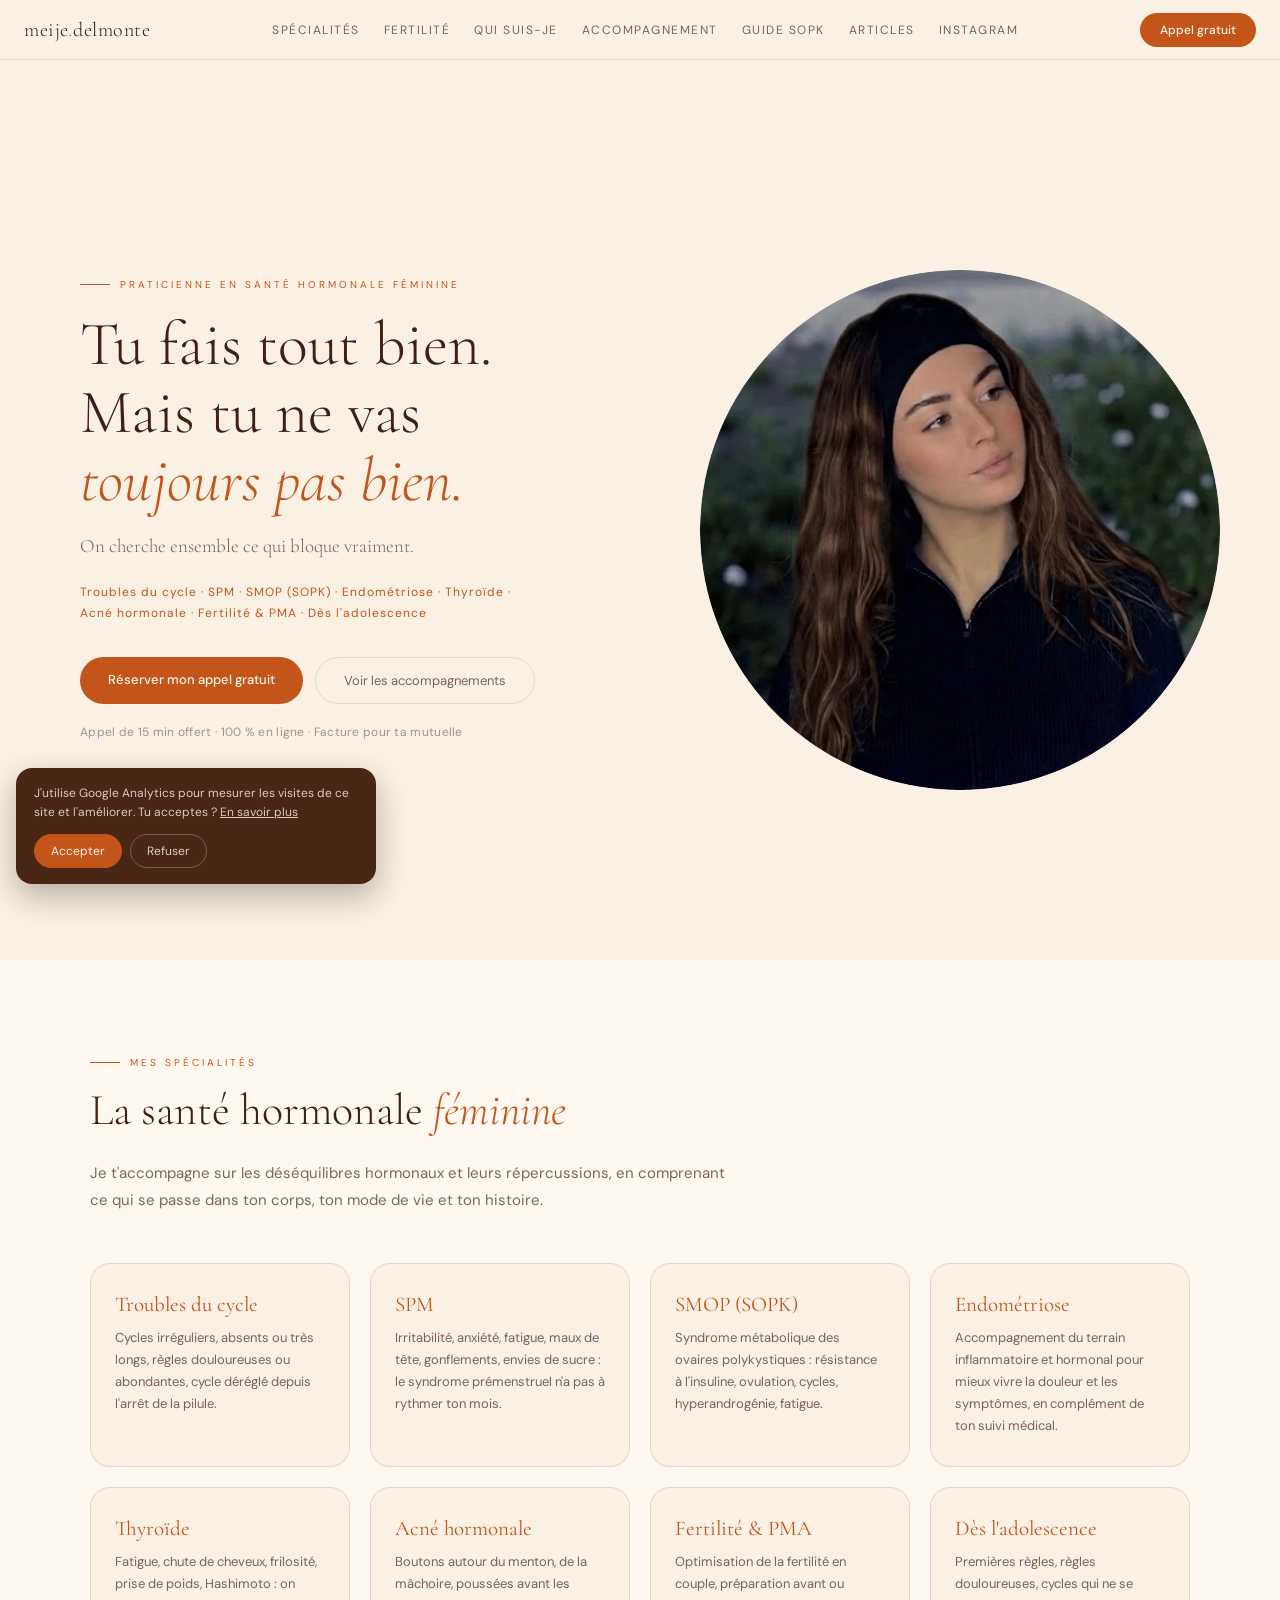
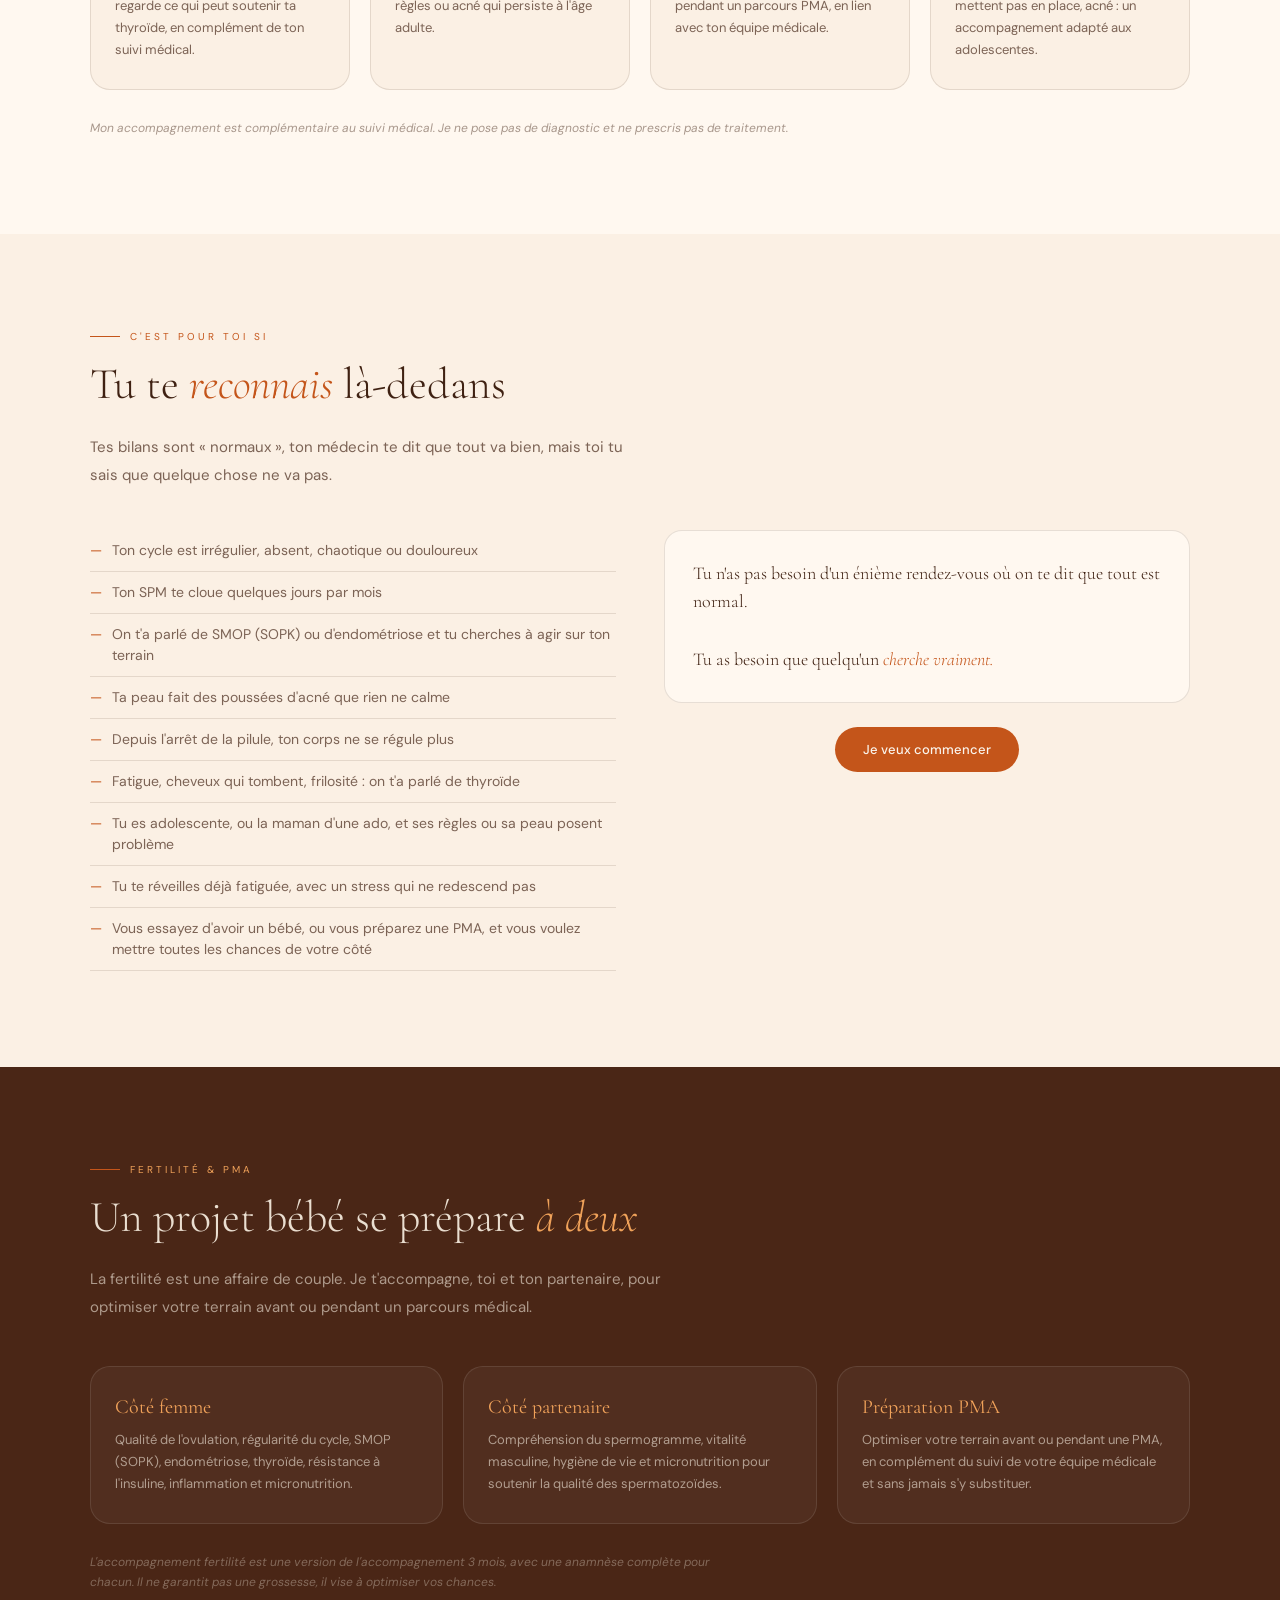
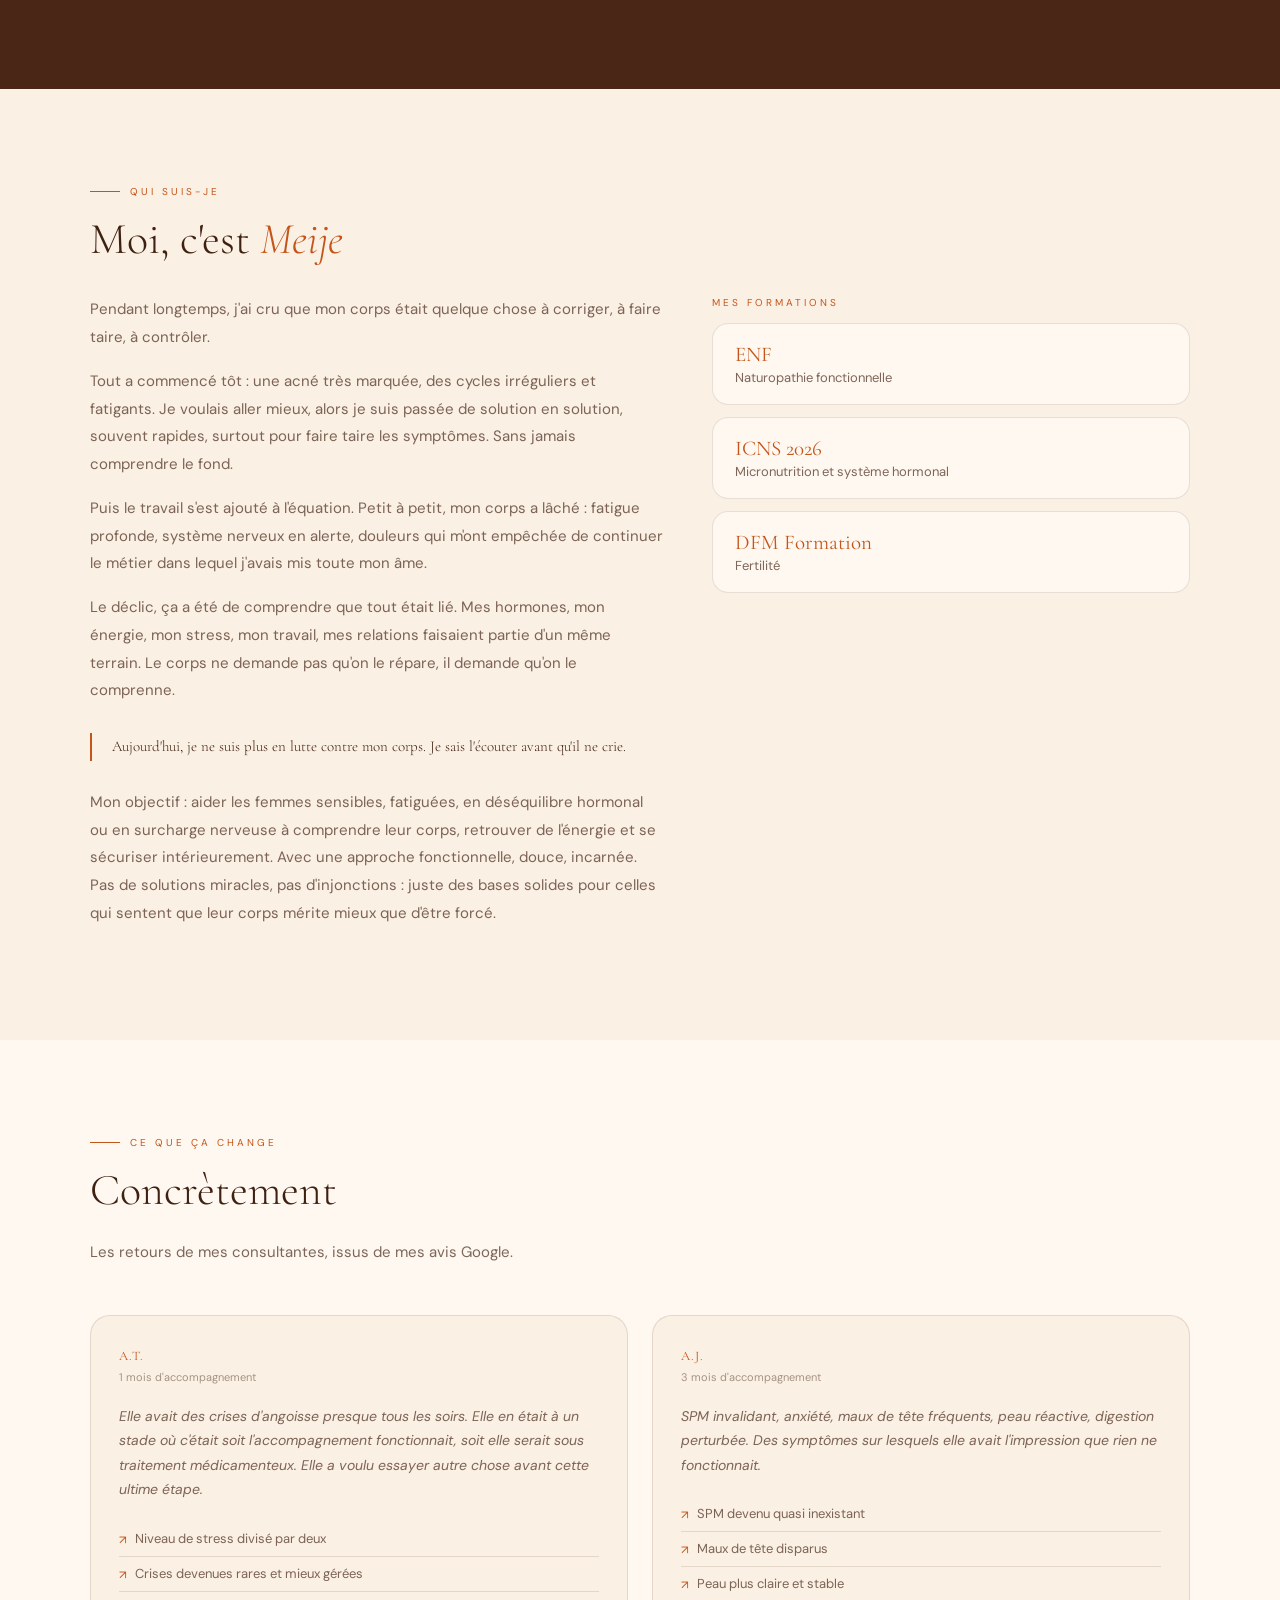
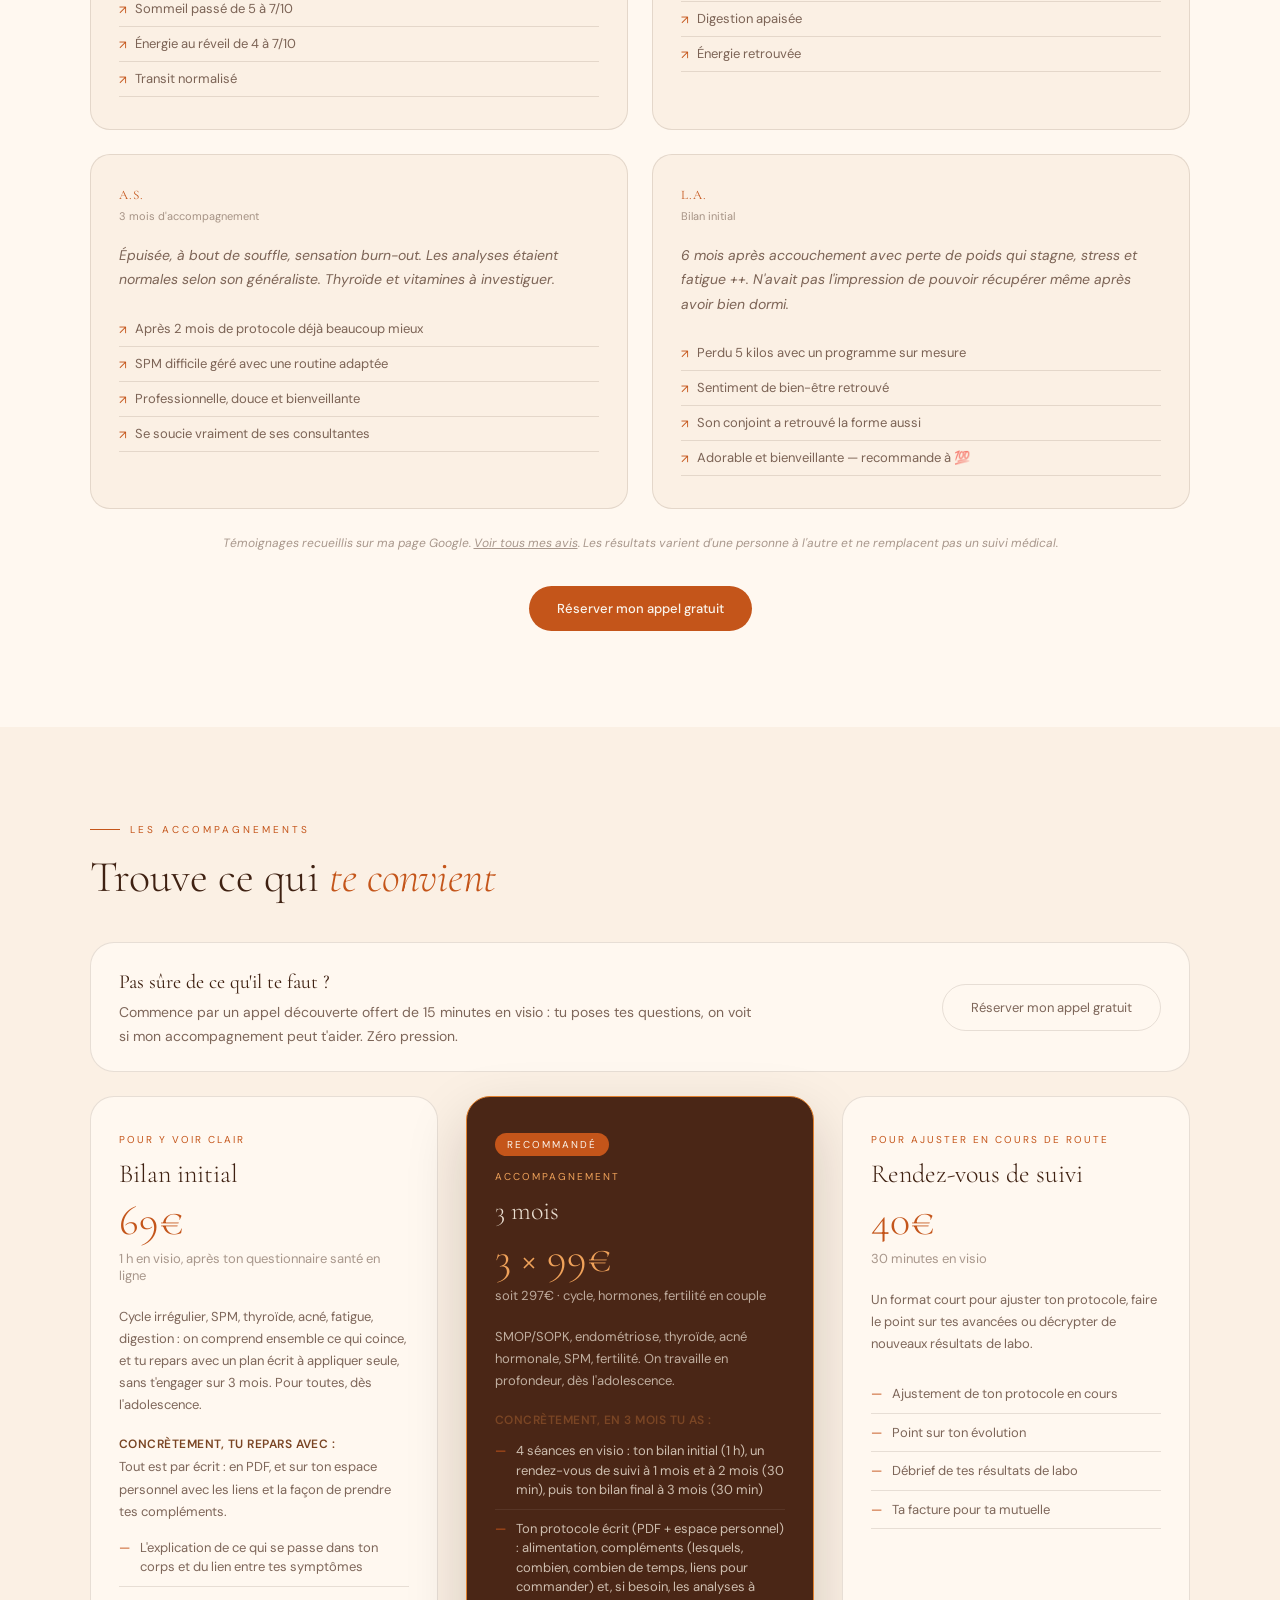
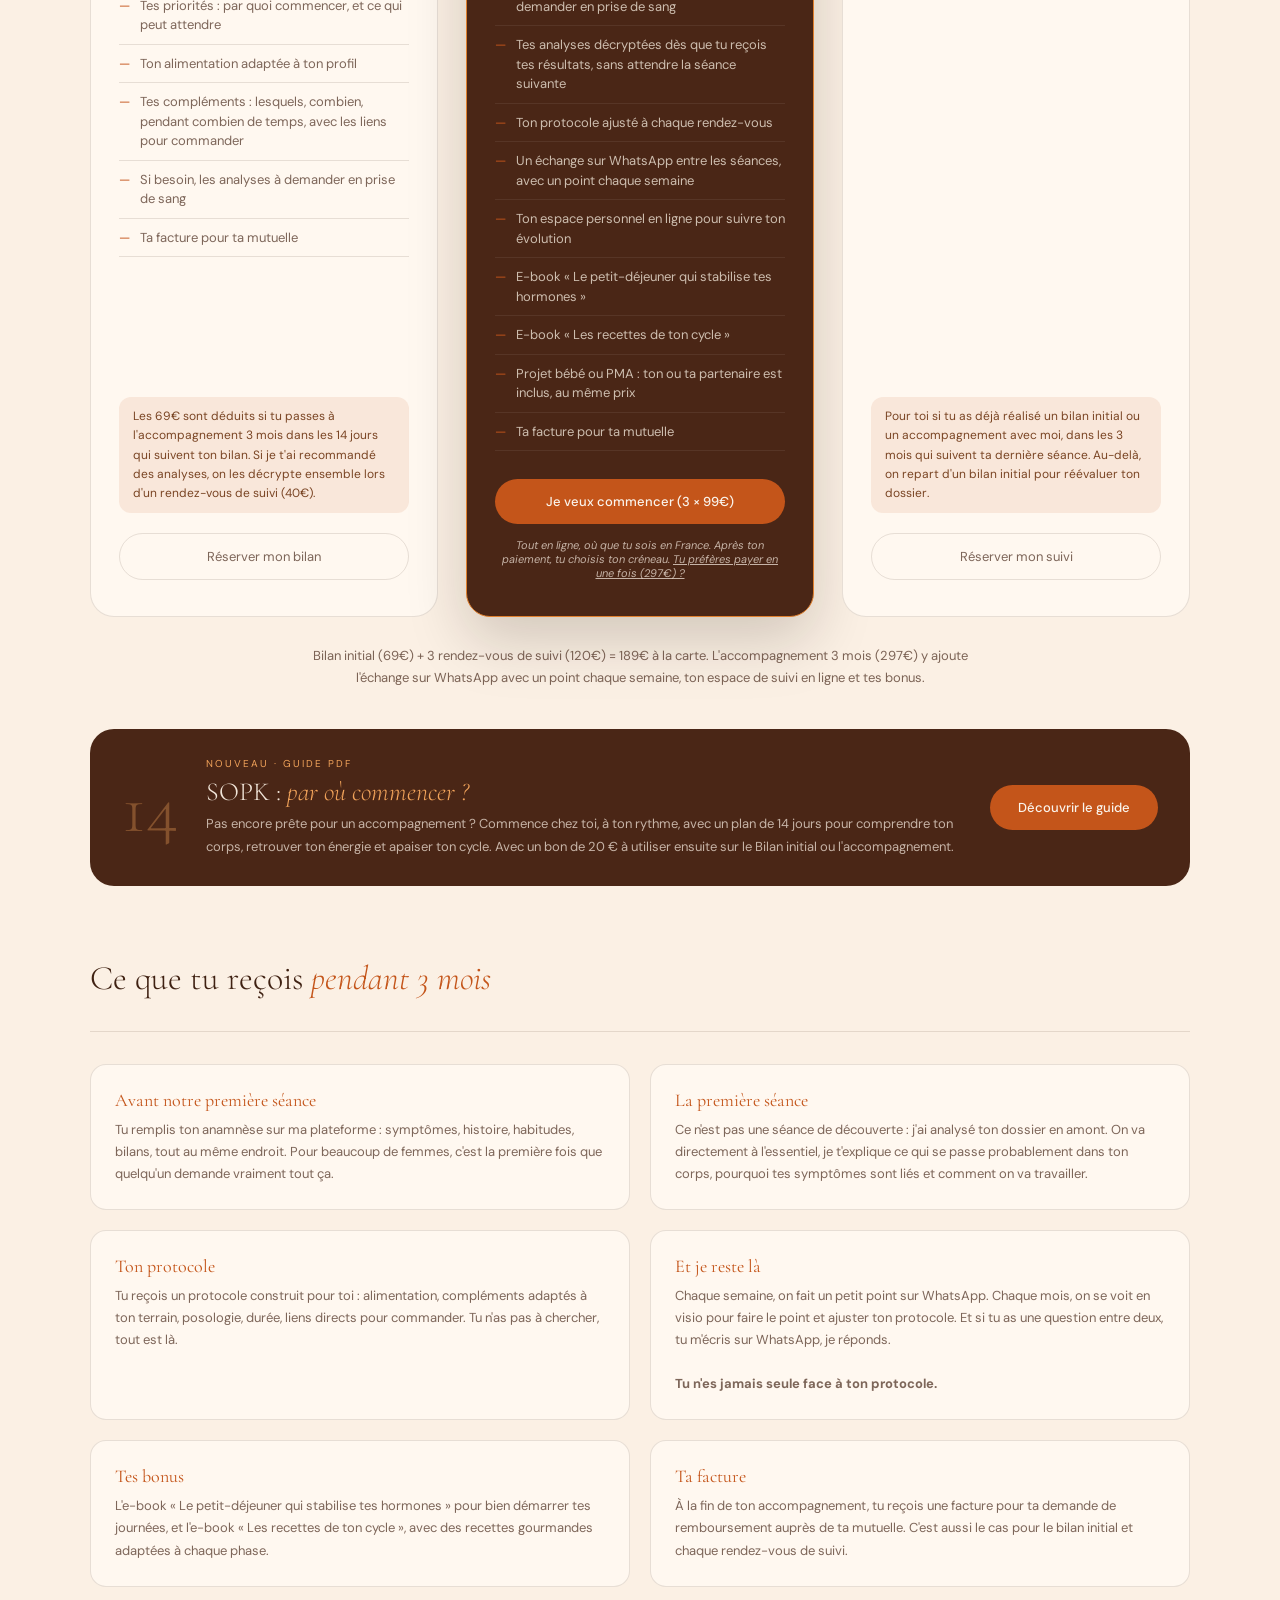
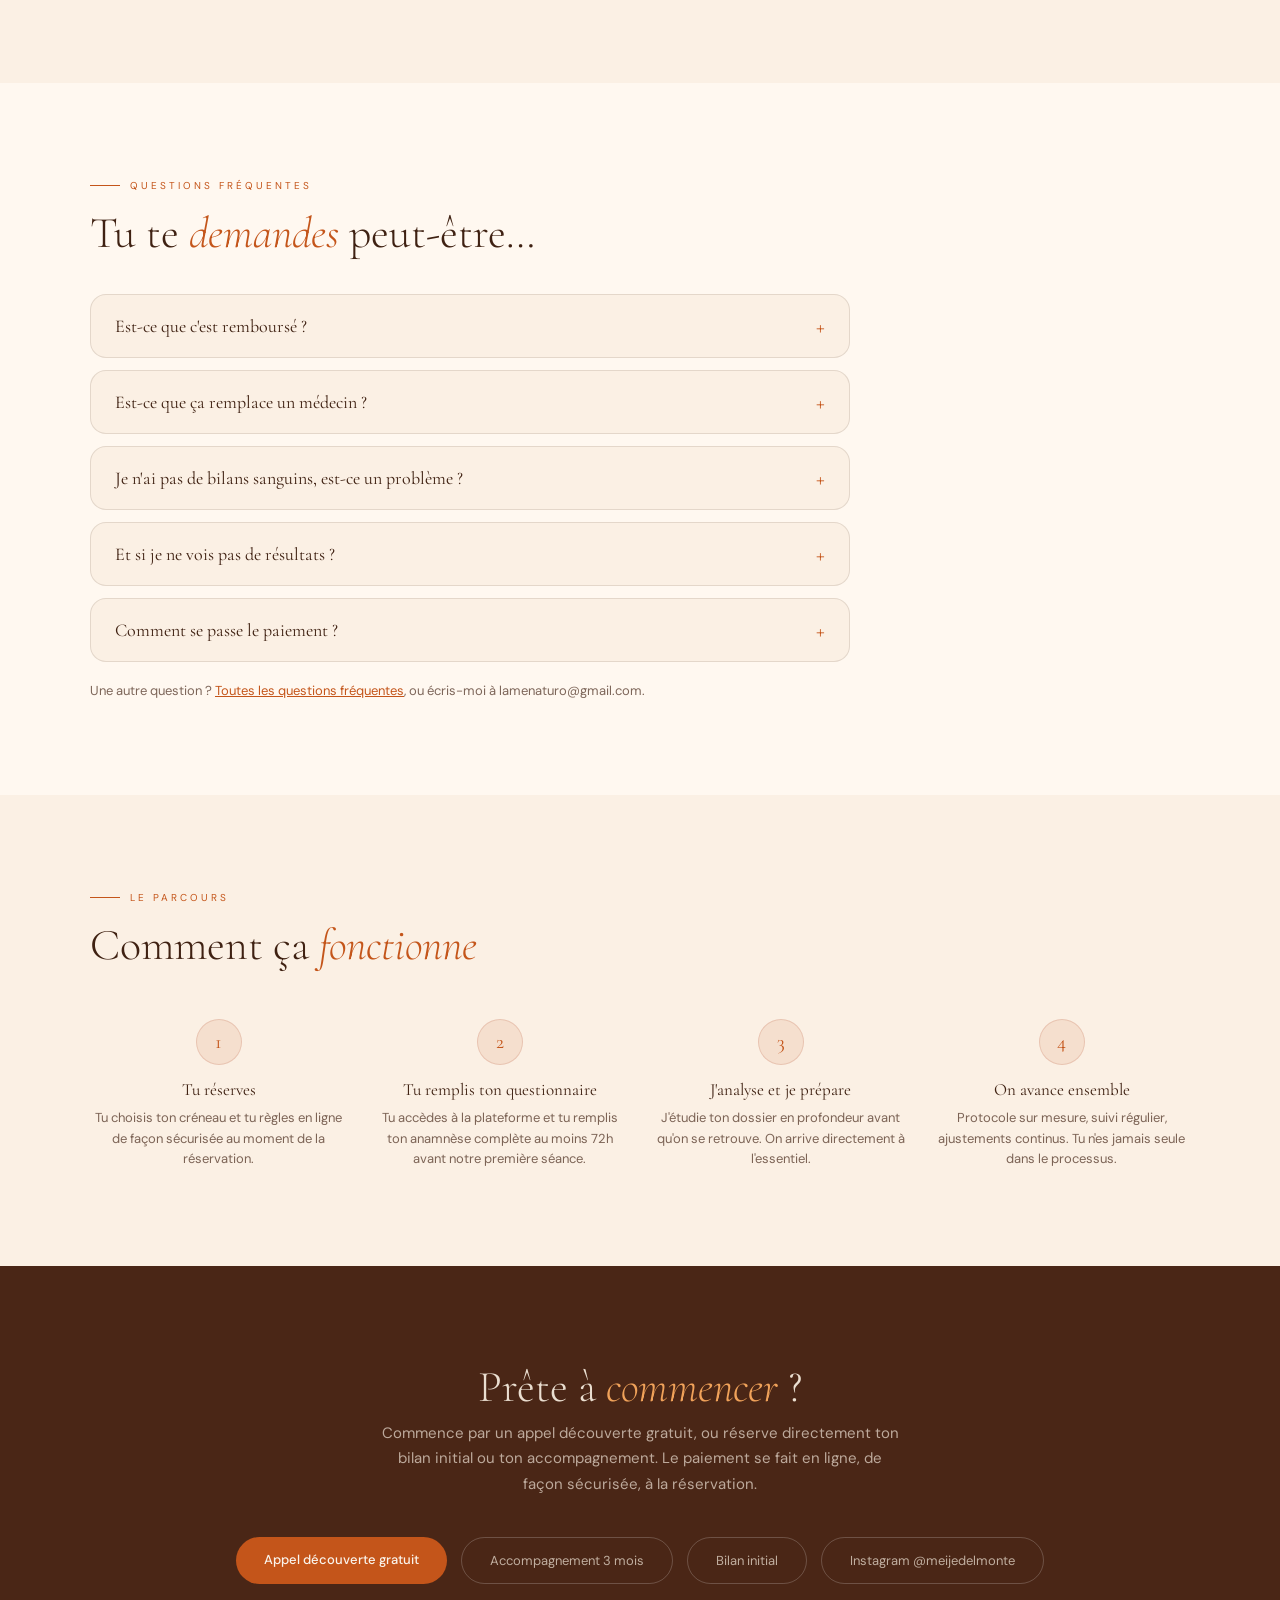
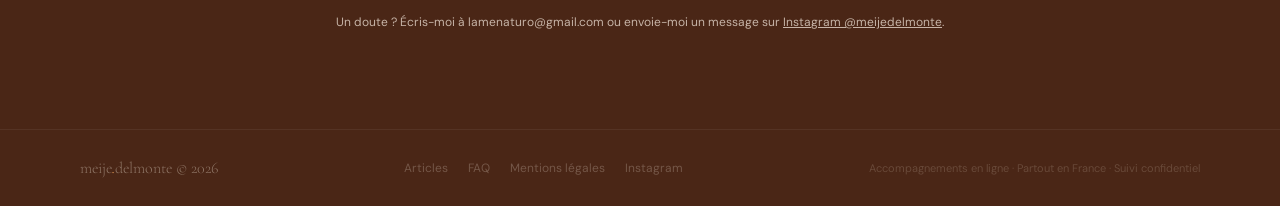
<file: index.html>
<!DOCTYPE html>
<html lang="fr">
<head>
  <meta charset="utf-8" />
  <meta name="viewport" content="width=device-width, initial-scale=1" />
  <meta name="description" content="Meije Delmonte — Praticienne en santé hormonale féminine, formée en naturopathie fonctionnelle : troubles du cycle, SPM, SMOP (SOPK), endométriose, thyroïde, acné hormonale, fertilité et préparation à la PMA, de l'adolescence à la ménopause. Accompagnements en ligne, partout en France." />
  <title>Meije Delmonte — Santé hormonale féminine &amp; Fertilité</title>
  <meta property="og:type" content="website" />
  <meta property="og:locale" content="fr_FR" />
  <meta property="og:site_name" content="Meije Delmonte" />
  <meta property="og:title" content="Meije Delmonte — Santé hormonale féminine &amp; Fertilité" />
  <meta property="og:description" content="Praticienne en santé hormonale féminine, dès l'adolescence. Appel découverte gratuit, accompagnements en visio partout en France." />
  <meta property="og:url" content="https://meijenaturo.fr/" />
  <meta property="og:image" content="https://meijenaturo.fr/meije.jpg" />
  <meta name="twitter:card" content="summary_large_image" />
  <link rel="preconnect" href="https://fonts.googleapis.com" />
  <link rel="preconnect" href="https://fonts.gstatic.com" crossorigin />
  <link href="https://fonts.googleapis.com/css2?family=Cormorant+Garamond:ital,wght@0,300;0,400;0,500;1,300;1,400&family=DM+Sans:wght@300;400;500&display=swap" rel="stylesheet" />

  <style>
    :root {
      --bg: #F2E8DA; --surface: #FAF4EC;
      --bark: #8A5A2A; --terra: #B5583A; --terra-dim: rgba(181,88,58,0.1);
      --ink: #1C1008; --ink-mid: rgba(28,16,8,0.55); --ink-dim: rgba(28,16,8,0.35);
      --border: rgba(28,16,8,0.1);
      --sans: 'DM Sans', sans-serif; --serif: 'Cormorant Garamond', Georgia, serif;
    }
    * { box-sizing: border-box; margin: 0; padding: 0; }
    html { scroll-behavior: smooth; }
    body { background: var(--bg); font-family: var(--sans); color: var(--ink); -webkit-font-smoothing: antialiased; }
    img { display: block; max-width: 100%; }
    a { color: inherit; text-decoration: none; }

    nav {
      position: fixed; top: 0; left: 0; right: 0; z-index: 100;
      background: rgba(242,232,218,0.92); backdrop-filter: blur(12px);
      border-bottom: 1px solid var(--border);
      padding: 0 24px; display: flex; justify-content: space-between; align-items: center; height: 60px;
    }
    .nav-logo { font-family: var(--serif); font-size: 20px; font-weight: 300; letter-spacing: 0.5px; }
    .nav-logo em { font-style: italic; color: var(--terra); }
    .nav-links { display: flex; gap: 24px; align-items: center; }
    .nav-links a { font-size: 12px; letter-spacing: 1.5px; text-transform: uppercase; color: var(--ink-mid); transition: color 0.2s; }
    .nav-links a:hover { color: var(--terra); }
    .nav-cta { background: var(--terra); color: #FAF4EC; border: none; padding: 9px 20px; border-radius: 30px; font-family: var(--sans); font-size: 12px; font-weight: 500; cursor: pointer; transition: all 0.2s; display: inline-block; }
    .nav-cta:hover { background: #9A4828; }
    .nav-right { display: flex; align-items: center; gap: 12px; }
    .nav-insta { display: none; width: 36px; height: 36px; border: 1px solid var(--border); border-radius: 50%; align-items: center; justify-content: center; color: var(--terra); transition: all 0.2s; }
    .nav-insta:hover { border-color: var(--terra); background: var(--terra-dim); }

    .hero { min-height: 100vh; padding-top: 60px; display: grid; grid-template-columns: 1fr 1fr; }
    .hero-content { padding: 80px 60px 80px 80px; display: flex; flex-direction: column; justify-content: center; }
    .eyebrow { font-size: 10px; letter-spacing: 3px; text-transform: uppercase; color: var(--terra); margin-bottom: 20px; display: flex; align-items: center; gap: 10px; }
    .eyebrow::before { content: ''; display: block; width: 30px; height: 1px; background: var(--terra); flex-shrink: 0; }
    h1 { font-family: var(--serif); font-size: clamp(40px, 5vw, 62px); font-weight: 300; line-height: 1.1; margin-bottom: 16px; }
    h1 em { font-style: italic; color: var(--terra); }
    .hero-sub { font-family: var(--serif); font-size: clamp(15px, 2vw, 19px); font-weight: 300; color: var(--ink-mid); line-height: 1.6; margin-bottom: 36px; max-width: 460px; }
    .hero-tags { font-size: 12px; letter-spacing: 1px; color: var(--terra); line-height: 1.8; margin: -16px 0 32px; max-width: 460px; }
    .actions { display: flex; gap: 12px; flex-wrap: wrap; }
    .btn-p { background: var(--terra); color: #FAF4EC; padding: 14px 28px; border-radius: 30px; font-family: var(--sans); font-size: 13px; font-weight: 500; display: inline-block; transition: all 0.2s; cursor: pointer; border: none; text-align: center; }
    .btn-p:hover { background: #9A4828; transform: translateY(-1px); }
    .btn-g { border: 1px solid var(--border); color: var(--ink-mid); padding: 14px 28px; border-radius: 30px; font-family: var(--sans); font-size: 13px; display: inline-block; transition: all 0.2s; cursor: pointer; background: transparent; text-align: center; }
    .btn-g:hover { border-color: var(--terra); color: var(--terra); }

    .hero-img { min-height: 100vh; display: flex; align-items: center; justify-content: center; padding: 80px 40px 40px; }
    .hero-img img { width: min(100%, 520px); height: auto; aspect-ratio: 1 / 1; border-radius: 50%; }

    section { padding: 96px 80px; }
    .inner { max-width: 1100px; margin: 0 auto; }
    .sec-label { font-size: 10px; letter-spacing: 3px; text-transform: uppercase; color: var(--terra); margin-bottom: 16px; display: flex; align-items: center; gap: 10px; }
    .sec-label::before { content: ''; display: block; width: 30px; height: 1px; background: var(--terra); }
    h2 { font-family: var(--serif); font-size: clamp(28px, 4vw, 44px); font-weight: 300; line-height: 1.15; margin-bottom: 24px; }
    h2 em { font-style: italic; color: var(--terra); }
    .sec-intro { font-size: 15px; line-height: 1.85; color: var(--ink-mid); max-width: 640px; }

    /* SPÉCIALITÉS */
    #specialites { background: var(--surface); }
    .spec-grid { display: grid; grid-template-columns: repeat(4, 1fr); gap: 20px; margin-top: 48px; }
    .spec-card { background: var(--bg); border: 1px solid var(--border); border-radius: 20px; padding: 28px 24px; }
    .spec-card h3 { font-family: var(--serif); font-size: 21px; font-weight: 400; color: var(--terra); margin-bottom: 10px; }
    .spec-card p { font-size: 13px; line-height: 1.7; color: var(--ink-mid); }
    .spec-note { font-size: 12px; color: var(--ink-dim); font-style: italic; margin-top: 28px; line-height: 1.7; }

    /* POUR TOI SI */
    #pourcoi { background: var(--bg); }
    .pourcoi-grid { display: grid; grid-template-columns: 1fr 1fr; gap: 48px; align-items: start; margin-top: 40px; }
    .pourcoi-intro { font-size: 15px; line-height: 1.85; color: var(--ink-mid); margin-bottom: 8px; max-width: 560px; }
    .symptomes { list-style: none; }
    .symptomes li { font-size: 14px; color: var(--ink-mid); padding: 10px 0; border-bottom: 1px solid var(--border); display: flex; gap: 10px; line-height: 1.5; }
    .symptomes li::before { content: "—"; color: var(--terra); flex-shrink: 0; }
    .pourcoi-closing { background: var(--surface); border-radius: 18px; padding: 28px; border: 1px solid var(--border); font-family: var(--serif); font-size: 18px; font-weight: 300; line-height: 1.6; color: var(--ink); }
    .pourcoi-closing em { font-style: italic; color: var(--terra); }

    /* FERTILITÉ COUPLE */
    #fertilite { background: var(--ink); }
    #fertilite .sec-label { color: var(--terra); }
    #fertilite h2 { color: rgba(242,232,218,0.95); }
    #fertilite .sec-intro { color: rgba(242,232,218,0.6); }
    .fert-grid { display: grid; grid-template-columns: repeat(3, 1fr); gap: 20px; margin-top: 44px; }
    .fert-card { background: rgba(255,255,255,0.04); border: 1px solid rgba(255,255,255,0.1); border-radius: 20px; padding: 28px 24px; }
    .fert-card h3 { font-family: var(--serif); font-size: 20px; font-weight: 400; color: var(--terra); margin-bottom: 10px; }
    .fert-card p { font-size: 13px; line-height: 1.7; color: rgba(242,232,218,0.6); }
    .fert-note { font-size: 12px; color: rgba(242,232,218,0.35); font-style: italic; margin-top: 28px; line-height: 1.7; max-width: 640px; }

    /* FORMATIONS */
    #formations { background: var(--surface); }
    .form-grid { display: grid; grid-template-columns: repeat(3, 1fr); gap: 20px; margin-top: 44px; }
    .form-card { background: var(--bg); border: 1px solid var(--border); border-radius: 20px; padding: 28px 24px; text-align: center; }
    .form-n { font-family: var(--serif); font-size: 13px; color: var(--terra); letter-spacing: 2px; margin-bottom: 10px; }
    .form-card h3 { font-family: var(--serif); font-size: 26px; font-weight: 400; margin-bottom: 8px; }
    .form-card p { font-size: 13px; color: var(--ink-mid); line-height: 1.6; }

    /* OFFRES */
    #offre { background: var(--bg); }
    .offre-grid { display: grid; grid-template-columns: repeat(3, 1fr); gap: 28px; margin-top: 48px; align-items: stretch; }
    .offre-card-simple { background: var(--surface); border: 1px solid var(--border); border-radius: 24px; padding: 36px 28px; display: flex; flex-direction: column; }
    .offre-card-simple.featured { background: var(--ink); border: 1px solid var(--terra); box-shadow: 0 24px 60px rgba(28,16,8,0.18); }
    .offre-badge { align-self: flex-start; background: var(--terra); color: #FAF4EC; font-size: 10px; letter-spacing: 2px; text-transform: uppercase; padding: 5px 12px; border-radius: 20px; margin-bottom: 14px; }
    .offre-label { font-size: 10px; letter-spacing: 2px; text-transform: uppercase; color: var(--terra); margin-bottom: 12px; }
    .offre-title { font-family: var(--serif); font-size: 26px; font-weight: 300; margin-bottom: 6px; }
    .featured .offre-title { color: rgba(242,232,218,0.95); }
    .offre-price { font-family: var(--serif); font-size: 42px; font-weight: 300; color: var(--terra); margin-bottom: 4px; }
    .offre-price-alt { font-size: 13px; color: var(--ink-dim); margin-bottom: 22px; }
    .featured .offre-price-alt { color: rgba(242,232,218,0.4); }
    .offre-desc { font-size: 13px; line-height: 1.7; color: var(--ink-mid); margin-bottom: 20px; }
    .featured .offre-desc { color: rgba(242,232,218,0.7); }
    .offre-list-title { font-size: 12px; font-weight: 600; letter-spacing: 0.04em; text-transform: uppercase; color: var(--bark); margin-bottom: 4px; }
    .offre-list { list-style: none; margin-bottom: 28px; flex: 1; }
    .offre-list li { font-size: 13px; color: var(--ink-mid); padding: 9px 0; border-bottom: 1px solid var(--border); display: flex; gap: 10px; line-height: 1.5; }
    .offre-list li::before { content: "—"; color: var(--terra); flex-shrink: 0; }
    .featured .offre-list li { color: rgba(242,232,218,0.78); border-bottom-color: rgba(255,255,255,0.07); }
    .offre-cta { display: block; width: 100%; text-align: center; margin-top: auto; }
    .offre-alert { font-size: 12px; line-height: 1.6; color: var(--bark); background: var(--terra-dim); border-radius: 12px; padding: 10px 14px; margin-bottom: 20px; }
    .offre-note { font-size: 11px; color: var(--ink-dim); font-style: italic; margin-top: 14px; text-align: center; }
    .featured .offre-note { color: rgba(242,232,218,0.3); }

    .offre-banner { display: flex; justify-content: space-between; align-items: center; gap: 20px; flex-wrap: wrap; background: var(--surface); border: 1px solid var(--border); border-radius: 24px; padding: 22px 28px; margin-top: 40px; }
    .offre-banner-txt { font-size: 14px; line-height: 1.7; color: var(--ink-mid); max-width: 640px; }
    .offre-banner-txt strong { font-family: var(--serif); font-size: 20px; font-weight: 400; color: var(--ink); display: block; margin-bottom: 2px; }
    .offre-grid.after-banner { margin-top: 24px; }
    .offre-compare { font-size: 13px; line-height: 1.7; color: var(--ink-mid); text-align: center; max-width: 680px; margin: 28px auto 0; }
    .guide-encart { display: grid; grid-template-columns: auto 1fr auto; gap: 28px; align-items: center; background: #4A2616; border-radius: 24px; padding: 28px 32px; margin-top: 40px; }
    .guide-encart-tag { font-size: 10px; letter-spacing: 2px; text-transform: uppercase; color: #F0A25A; margin-bottom: 6px; }
    .guide-encart-title { font-family: var(--serif); font-size: 26px; font-weight: 300; color: rgba(251,240,228,0.95); margin-bottom: 6px; }
    .guide-encart-title em { font-style: italic; color: #F0A25A; }
    .guide-encart-txt { font-size: 13px; line-height: 1.7; color: rgba(251,240,228,0.7); }
    .guide-encart-n { font-family: var(--serif); font-size: 72px; font-weight: 300; line-height: 1; color: rgba(240,162,90,0.35); }
    @media (max-width: 900px) { .guide-encart { grid-template-columns: 1fr; gap: 14px; padding: 24px; } .guide-encart-n { display: none; } }
    .offre-soon { font-size: 11px; font-style: italic; opacity: 0.6; }
    .offre-details-title { font-family: var(--serif); font-size: clamp(24px, 3vw, 34px); font-weight: 300; margin: 72px 0 8px; }
    .offre-details-title em { font-style: italic; color: var(--terra); }
    .offre-details { display: grid; grid-template-columns: 1fr 1fr; gap: 20px; margin-top: 32px; padding-top: 32px; border-top: 1px solid var(--border); }
    .offre-detail-block { padding: 24px; background: var(--surface); border-radius: 16px; border: 1px solid var(--border); }
    .offre-detail-block h3 { font-family: var(--serif); font-size: 18px; font-weight: 400; color: var(--terra); margin-bottom: 8px; }
    .offre-detail-block p { font-size: 13px; line-height: 1.7; color: var(--ink-mid); }

    /* PROCESS */
    #process { background: var(--surface); }
    .steps { display: grid; grid-template-columns: repeat(4, 1fr); gap: 24px; margin-top: 48px; }
    .step { text-align: center; }
    .step-n { width: 46px; height: 46px; border-radius: 50%; background: var(--terra-dim); border: 1px solid rgba(181,88,58,0.2); display: flex; align-items: center; justify-content: center; font-family: var(--serif); font-size: 20px; color: var(--terra); margin: 0 auto 14px; }
    .step h3 { font-family: var(--serif); font-size: 17px; font-weight: 400; margin-bottom: 8px; }
    .step p { font-size: 13px; color: var(--ink-mid); line-height: 1.6; }

    /* TÉMOIGNAGES */
    #temoignages { background: var(--bg); }
    .temoignages-grid { display: grid; grid-template-columns: 1fr 1fr; gap: 24px; margin-top: 48px; }
    .temoignage { background: var(--surface); border-radius: 20px; padding: 32px 28px; border: 1px solid var(--border); }
    .temoignage-initiales { font-family: var(--serif); font-size: 13px; color: var(--terra); margin-bottom: 6px; letter-spacing: 1px; }
    .temoignage-duree { font-size: 11px; color: var(--ink-dim); margin-bottom: 20px; }
    .temoignage-avant { font-size: 14px; line-height: 1.75; color: var(--ink-mid); margin-bottom: 20px; font-style: italic; }
    .temoignage-resultats { list-style: none; }
    .temoignage-resultats li { font-size: 13px; color: var(--ink-mid); padding: 7px 0; border-bottom: 1px solid var(--border); display: flex; gap: 8px; line-height: 1.5; }
    .temoignage-resultats li::before { content: "↗"; color: var(--terra); flex-shrink: 0; font-size: 12px; margin-top: 2px; }

    /* CONTACT */
    #contact { background: var(--ink); padding: 96px 80px; }
    .contact-title { font-family: var(--serif); font-size: clamp(28px,4vw,44px); font-weight: 300; color: rgba(242,232,218,0.95); text-align: center; margin-bottom: 8px; }
    .contact-title em { font-style: italic; color: var(--terra); }
    .contact-sub { font-size: 15px; color: rgba(242,232,218,0.45); text-align: center; max-width: 520px; margin: 0 auto 40px; line-height: 1.7; }
    .contact-actions { display: flex; gap: 14px; justify-content: center; flex-wrap: wrap; }
    .contact-actions .btn-g { border-color: rgba(255,255,255,0.2); color: rgba(242,232,218,0.7); }
    .contact-actions .btn-g:hover { border-color: var(--terra); color: var(--terra); }
    .contact-note { font-size: 12px; color: rgba(242,232,218,0.3); text-align: center; margin-top: 28px; line-height: 1.7; }

    footer { background: var(--ink); border-top: 1px solid rgba(255,255,255,0.06); padding: 28px 80px; display: flex; justify-content: space-between; align-items: center; flex-wrap: wrap; gap: 14px; }
    .flogo { font-family: var(--serif); font-size: 16px; font-weight: 300; color: rgba(242,232,218,0.4); }
    .flogo em { font-style: italic; color: var(--terra); }
    .flinks { display: flex; gap: 20px; }
    .flinks a { font-size: 12px; color: rgba(242,232,218,0.25); transition: color 0.2s; }
    .flinks a:hover { color: var(--terra); }
    .fmention { font-size: 11px; color: rgba(242,232,218,0.18); }

    /* Effets d'apparition supprimés : tout le contenu s'affiche immédiatement */
    .fu { opacity: 1; transform: none; transition: none; }


    /* QUI SUIS-JE */
    #about { background: var(--bg); }
    .about-grid { display: grid; grid-template-columns: 1.2fr 1fr; gap: 48px; margin-top: 32px; align-items: start; }
    .about-txt p { font-size: 15px; line-height: 1.85; color: var(--ink-mid); margin-bottom: 16px; }
    .about-forms-title { font-size: 10px; letter-spacing: 3px; text-transform: uppercase; color: var(--terra); margin-bottom: 14px; }
    .about-forms { display: grid; gap: 12px; }
    .about-form { background: var(--surface); border: 1px solid var(--border); border-radius: 16px; padding: 18px 22px; }
    .about-form h3 { font-family: var(--serif); font-size: 21px; font-weight: 400; color: var(--terra); margin-bottom: 2px; }
    .about-form p { font-size: 13px; color: var(--ink-mid); }

    .about-quote { font-family: var(--serif); font-size: 24px; font-weight: 300; line-height: 1.45; color: var(--ink) !important; border-left: 2px solid var(--terra); padding-left: 20px; margin: 28px 0 !important; }

    /* TÉMOIGNAGES (avant les offres) */
    #temoignages { background: var(--surface); }
    #temoignages .temoignage { background: var(--bg); }
    .temoignage-note { font-size: 12px; color: var(--ink-dim); font-style: italic; text-align: center; margin-top: 24px; line-height: 1.7; }
    .temoignages-cta { text-align: center; margin-top: 32px; }

    /* FAQ ACCUEIL */
    #faq { background: var(--surface); }
    .faq-home { margin-top: 36px; max-width: 760px; }
    .faq-home details { background: var(--bg); border: 1px solid var(--border); border-radius: 16px; margin-bottom: 12px; overflow: hidden; }
    .faq-home summary { padding: 18px 24px; cursor: pointer; font-family: var(--serif); font-size: 18px; list-style: none; display: flex; justify-content: space-between; align-items: center; gap: 16px; }
    .faq-home summary::-webkit-details-marker { display: none; }
    .faq-home summary::after { content: "+"; color: var(--terra); font-size: 22px; flex-shrink: 0; transition: transform 0.2s; }
    .faq-home details[open] summary::after { transform: rotate(45deg); }
    .faq-home details p { padding: 0 24px 20px; font-size: 14px; line-height: 1.8; color: var(--ink-mid); }
    .faq-more { margin-top: 20px; font-size: 13px; color: var(--ink-mid); }
    .faq-more a { color: var(--terra); text-decoration: underline; }
    #process { background: var(--bg); }

    .hero-reassure { font-size: 12px; color: var(--ink-dim); margin-top: 18px; letter-spacing: 0.3px; line-height: 1.7; }

    /* BOUTON FIXE MOBILE + COOKIES */
    .sticky-cta { display: none; }
    .cookie { display: none; position: fixed; left: 16px; bottom: 16px; max-width: 360px; background: var(--ink); color: rgba(242,232,218,0.85); padding: 16px 18px; border-radius: 16px; font-size: 12px; line-height: 1.6; z-index: 200; box-shadow: 0 12px 32px rgba(28,16,8,0.3); }
    .cookie.show { display: block; }
    .cookie a { text-decoration: underline; }
    .cookie-btns { display: flex; gap: 8px; margin-top: 12px; }
    .cookie button { border-radius: 20px; padding: 8px 16px; font-size: 12px; cursor: pointer; border: 1px solid rgba(255,255,255,0.25); background: transparent; color: inherit; font-family: var(--sans); }
    .cookie button.ok { background: var(--terra); border-color: var(--terra); color: #FAF4EC; }

    @media (max-width: 1000px) {
      .spec-grid, .fert-grid, .form-grid, .offre-grid { grid-template-columns: 1fr 1fr; }
    }
    @media (max-width: 900px) {
      .hero { grid-template-columns: 1fr; }
      .hero-img { min-height: 0; padding: 8px 28px 48px; }
      .hero-img img { width: min(100%, 360px); }
      .hero-content { padding: 60px 28px; }
      section { padding: 60px 28px; }
      #contact { padding: 60px 28px; }
      .pourcoi-grid, .temoignages-grid, .offre-details, .about-grid { grid-template-columns: 1fr; gap: 24px; }
      .sticky-cta { display: block; position: fixed; left: 12px; right: 12px; bottom: 12px; z-index: 90; background: var(--terra); color: #FAF4EC; text-align: center; padding: 14px; border-radius: 30px; font-size: 14px; font-weight: 500; box-shadow: 0 8px 24px rgba(28,16,8,0.25); }
      body { padding-bottom: 84px; }
      .cookie { left: 12px; right: 12px; bottom: 84px; max-width: none; }
      .steps { grid-template-columns: 1fr 1fr; }
      footer { padding: 28px; flex-direction: column; text-align: center; }
      .nav-links { display: none; }
      .nav-insta { display: flex; }
      .nav-cta { display: none; }
    }
    @media (max-width: 640px) {
      .spec-grid, .fert-grid, .form-grid, .offre-grid { grid-template-columns: 1fr; }
    }
    @media (max-width: 580px) {
      section { padding: 48px 16px; }
      #contact { padding: 48px 16px; }
      .hero-content { padding: 40px 16px; }
      .steps { grid-template-columns: 1fr; }
    }

    /* PALETTE AUTOMNE : fond crème lumineux, orange potiron, marron chocolat chaud */
    :root { --bg:#FBF0E4; --surface:#FFF8F0; --ink:#3F2112; --ink-mid:rgba(63,33,18,0.68); --ink-dim:rgba(63,33,18,0.45); --border:rgba(63,33,18,0.12); --terra:#C4551A; --terra-dim:rgba(196,85,26,0.1); --bark:#7A4524; }
    nav { background: rgba(251,240,228,0.94); }
    #fertilite, #contact, footer, .offre-card-simple.featured, .cookie { background:#4A2616; }
    .offre-card-simple.featured { border-color:#E0802E; }
    #fertilite .sec-label, #fertilite h2 em, .fert-card h3, .featured .offre-price, .featured .offre-label, .contact-title em, .flogo em { color:#F0A25A; }
    .eyebrow, .sec-label { color:#C4551A; }
    .featured .offre-note, .contact-note { color:rgba(251,240,228,0.7); }
    .featured .offre-price-alt, .contact-sub { color:rgba(251,240,228,0.65); }
  </style>
</head>
<body>
<nav>
  <a href="#home" class="nav-logo">meije<em>.</em>delmonte</a>
  <div class="nav-links">
    <a href="#specialites">Spécialités</a>
    <a href="#fertilite">Fertilité</a>
    <a href="#about">Qui suis-je</a>
    <a href="#offre">Accompagnement</a>
    <a href="/guide-sopk.html">Guide SOPK</a>
    <a href="/blog/">Articles</a>
    <a href="https://www.instagram.com/meijedelmonte" target="_blank" rel="noopener">Instagram</a>
  </div>
  <div class="nav-right">
    <a href="https://www.instagram.com/meijedelmonte" target="_blank" rel="noopener" class="nav-insta" aria-label="Instagram @meijedelmonte">
      <svg viewBox="0 0 24 24" width="18" height="18" fill="none" stroke="currentColor" stroke-width="1.8" stroke-linecap="round" stroke-linejoin="round" aria-hidden="true"><rect x="3" y="3" width="18" height="18" rx="5"/><circle cx="12" cy="12" r="4"/><circle cx="17.5" cy="6.5" r="1" fill="currentColor" stroke="none"/></svg>
    </a>
    <a href="https://tidycal.com/meijenaturo/appel-decouverte-offert-15mn" target="_blank" rel="noopener" class="nav-cta">Appel gratuit</a>
  </div>
</nav>

<!-- HERO -->
<div id="home" class="hero">
  <div class="hero-content fu vis">
    <p class="eyebrow">Praticienne en santé hormonale féminine</p>
    <h1>Tu fais tout bien.<br>Mais tu ne vas<br><em>toujours pas bien.</em></h1>
    <p class="hero-sub">On cherche ensemble ce qui bloque vraiment.</p>
    <p class="hero-tags">Troubles du cycle · SPM · SMOP (SOPK) · Endométriose · Thyroïde · Acné hormonale · Fertilité &amp; PMA · Dès l'adolescence</p>
    <div class="actions">
      <a href="https://tidycal.com/meijenaturo/appel-decouverte-offert-15mn" target="_blank" rel="noopener" class="btn-p">Réserver mon appel gratuit</a>
      <a href="#offre" class="btn-g">Voir les accompagnements</a>
    </div>
    <p class="hero-reassure">Appel de 15 min offert · 100 % en ligne · Facture pour ta mutuelle</p>
  </div>
  <div class="hero-img">
    <img src="meije-rond.webp" width="800" height="800" alt="Meije Delmonte — Praticienne en santé hormonale féminine" />
  </div>
</div>

<!-- SPÉCIALITÉS -->
<section id="specialites">
  <div class="inner">
    <p class="sec-label fu">Mes spécialités</p>
    <h2 class="fu">La santé hormonale <em>féminine</em></h2>
    <p class="sec-intro fu">Je t'accompagne sur les déséquilibres hormonaux et leurs répercussions, en comprenant ce qui se passe dans ton corps, ton mode de vie et ton histoire.</p>
    <div class="spec-grid">
      <div class="spec-card fu">
        <h3>Troubles du cycle</h3>
        <p>Cycles irréguliers, absents ou très longs, règles douloureuses ou abondantes, cycle déréglé depuis l'arrêt de la pilule.</p>
      </div>
      <div class="spec-card fu">
        <h3>SPM</h3>
        <p>Irritabilité, anxiété, fatigue, maux de tête, gonflements, envies de sucre : le syndrome prémenstruel n'a pas à rythmer ton mois.</p>
      </div>
      <div class="spec-card fu">
        <h3>SMOP (SOPK)</h3>
        <p>Syndrome métabolique des ovaires polykystiques : résistance à l'insuline, ovulation, cycles, hyperandrogénie, fatigue.</p>
      </div>
      <div class="spec-card fu">
        <h3>Endométriose</h3>
        <p>Accompagnement du terrain inflammatoire et hormonal pour mieux vivre la douleur et les symptômes, en complément de ton suivi médical.</p>
      </div>
      <div class="spec-card fu">
        <h3>Thyroïde</h3>
        <p>Fatigue, chute de cheveux, frilosité, prise de poids, Hashimoto : on regarde ce qui peut soutenir ta thyroïde, en complément de ton suivi médical.</p>
      </div>
      <div class="spec-card fu">
        <h3>Acné hormonale</h3>
        <p>Boutons autour du menton, de la mâchoire, poussées avant les règles ou acné qui persiste à l'âge adulte.</p>
      </div>
      <div class="spec-card fu">
        <h3>Fertilité &amp; PMA</h3>
        <p>Optimisation de la fertilité en couple, préparation avant ou pendant un parcours PMA, en lien avec ton équipe médicale.</p>
      </div>
      <div class="spec-card fu">
        <h3>Dès l'adolescence</h3>
        <p>Premières règles, règles douloureuses, cycles qui ne se mettent pas en place, acné : un accompagnement adapté aux adolescentes.</p>
      </div>
    </div>
    <p class="spec-note fu">Mon accompagnement est complémentaire au suivi médical. Je ne pose pas de diagnostic et ne prescris pas de traitement.</p>
  </div>
</section>

<!-- POUR TOI SI -->
<section id="pourcoi">
  <div class="inner">
    <p class="sec-label fu">C'est pour toi si</p>
    <h2 class="fu">Tu te <em>reconnais</em> là-dedans</h2>
    <p class="pourcoi-intro fu">Tes bilans sont « normaux », ton médecin te dit que tout va bien, mais toi tu sais que quelque chose ne va pas.</p>
    <div class="pourcoi-grid">
      <ul class="symptomes fu">
        <li>Ton cycle est irrégulier, absent, chaotique ou douloureux</li>
        <li>Ton SPM te cloue quelques jours par mois</li>
        <li>On t'a parlé de SMOP (SOPK) ou d'endométriose et tu cherches à agir sur ton terrain</li>
        <li>Ta peau fait des poussées d'acné que rien ne calme</li>
        <li>Depuis l'arrêt de la pilule, ton corps ne se régule plus</li>
        <li>Fatigue, cheveux qui tombent, frilosité : on t'a parlé de thyroïde</li>
        <li>Tu es adolescente, ou la maman d'une ado, et ses règles ou sa peau posent problème</li>
        <li>Tu te réveilles déjà fatiguée, avec un stress qui ne redescend pas</li>
        <li>Vous essayez d'avoir un bébé, ou vous préparez une PMA, et vous voulez mettre toutes les chances de votre côté</li>
      </ul>
      <div class="fu" style="transition-delay:0.12s">
        <div class="pourcoi-closing">
          Tu n'as pas besoin d'un énième rendez-vous où on te dit que tout est normal.<br><br>
          Tu as besoin que quelqu'un <em>cherche vraiment.</em>
        </div>
        <div style="margin-top:24px;text-align:center;">
          <a href="#contact" class="btn-p">Je veux commencer</a>
        </div>
      </div>
    </div>
  </div>
</section>

<!-- FERTILITÉ COUPLE -->
<section id="fertilite">
  <div class="inner">
    <p class="sec-label fu">Fertilité &amp; PMA</p>
    <h2 class="fu">Un projet bébé se prépare <em>à deux</em></h2>
    <p class="sec-intro fu">La fertilité est une affaire de couple. Je t'accompagne, toi et ton partenaire, pour optimiser votre terrain avant ou pendant un parcours médical.</p>
    <div class="fert-grid">
      <div class="fert-card fu">
        <h3>Côté femme</h3>
        <p>Qualité de l'ovulation, régularité du cycle, SMOP (SOPK), endométriose, thyroïde, résistance à l'insuline, inflammation et micronutrition.</p>
      </div>
      <div class="fert-card fu">
        <h3>Côté partenaire</h3>
        <p>Compréhension du spermogramme, vitalité masculine, hygiène de vie et micronutrition pour soutenir la qualité des spermatozoïdes.</p>
      </div>
      <div class="fert-card fu">
        <h3>Préparation PMA</h3>
        <p>Optimiser votre terrain avant ou pendant une PMA, en complément du suivi de votre équipe médicale et sans jamais s'y substituer.</p>
      </div>
    </div>
    <p class="fert-note fu">L'accompagnement fertilité est une version de l'accompagnement 3 mois, avec une anamnèse complète pour chacun. Il ne garantit pas une grossesse, il vise à optimiser vos chances.</p>
  </div>
</section>

<!-- QUI SUIS-JE -->
<section id="about">
  <div class="inner">
    <p class="sec-label fu">Qui suis-je</p>
    <h2 class="fu">Moi, c'est <em>Meije</em></h2>
    <div class="about-grid">
      <div class="about-txt fu">
        <p>Pendant longtemps, j'ai cru que mon corps était quelque chose à corriger, à faire taire, à contrôler.</p>
        <p>Tout a commencé tôt : une acné très marquée, des cycles irréguliers et fatigants. Je voulais aller mieux, alors je suis passée de solution en solution, souvent rapides, surtout pour faire taire les symptômes. Sans jamais comprendre le fond.</p>
        <p>Puis le travail s'est ajouté à l'équation. Petit à petit, mon corps a lâché : fatigue profonde, système nerveux en alerte, douleurs qui m'ont empêchée de continuer le métier dans lequel j'avais mis toute mon âme.</p>
        <p>Le déclic, ça a été de comprendre que tout était lié. Mes hormones, mon énergie, mon stress, mon travail, mes relations faisaient partie d'un même terrain. Le corps ne demande pas qu'on le répare, il demande qu'on le comprenne.</p>
        <p class="about-quote">Aujourd'hui, je ne suis plus en lutte contre mon corps. Je sais l'écouter avant qu'il ne crie.</p>
        <p>Mon objectif : aider les femmes sensibles, fatiguées, en déséquilibre hormonal ou en surcharge nerveuse à comprendre leur corps, retrouver de l'énergie et se sécuriser intérieurement. Avec une approche fonctionnelle, douce, incarnée. Pas de solutions miracles, pas d'injonctions : juste des bases solides pour celles qui sentent que leur corps mérite mieux que d'être forcé.</p>
      </div>
      <div class="fu" style="transition-delay:0.1s">
        <p class="about-forms-title">Mes formations</p>
        <div class="about-forms">
          <div class="about-form"><h3>ENF</h3><p>Naturopathie fonctionnelle</p></div>
          <div class="about-form"><h3>ICNS 2026</h3><p>Micronutrition et système hormonal</p></div>
          <div class="about-form"><h3>DFM Formation</h3><p>Fertilité</p></div>
        </div>
      </div>
    </div>
  </div>
</section>

<!-- TÉMOIGNAGES -->
<section id="temoignages">
  <div class="inner">
    <p class="sec-label fu">Ce que ça change</p>
    <h2 class="fu">Concrètement</h2>
    <p class="sec-intro fu">Les retours de mes consultantes, issus de mes avis Google.</p>
    <div class="temoignages-grid">
      <div class="temoignage fu">
        <p class="temoignage-initiales">A.T.</p>
        <p class="temoignage-duree">1 mois d'accompagnement</p>
        <p class="temoignage-avant">Elle avait des crises d'angoisse presque tous les soirs. Elle en était à un stade où c'était soit l'accompagnement fonctionnait, soit elle serait sous traitement médicamenteux. Elle a voulu essayer autre chose avant cette ultime étape.</p>
        <ul class="temoignage-resultats">
          <li>Niveau de stress divisé par deux</li>
          <li>Crises devenues rares et mieux gérées</li>
          <li>Sommeil passé de 5 à 7/10</li>
          <li>Énergie au réveil de 4 à 7/10</li>
          <li>Transit normalisé</li>
        </ul>
      </div>
      <div class="temoignage fu" style="transition-delay:0.12s">
        <p class="temoignage-initiales">A.J.</p>
        <p class="temoignage-duree">3 mois d'accompagnement</p>
        <p class="temoignage-avant">SPM invalidant, anxiété, maux de tête fréquents, peau réactive, digestion perturbée. Des symptômes sur lesquels elle avait l'impression que rien ne fonctionnait.</p>
        <ul class="temoignage-resultats">
          <li>SPM devenu quasi inexistant</li>
          <li>Maux de tête disparus</li>
          <li>Peau plus claire et stable</li>
          <li>Digestion apaisée</li>
          <li>Énergie retrouvée</li>
        </ul>
      </div>
      <div class="temoignage fu" style="transition-delay:0.24s">
        <p class="temoignage-initiales">A.S.</p>
        <p class="temoignage-duree">3 mois d'accompagnement</p>
        <p class="temoignage-avant">Épuisée, à bout de souffle, sensation burn-out. Les analyses étaient normales selon son généraliste. Thyroïde et vitamines à investiguer.</p>
        <ul class="temoignage-resultats">
          <li>Après 2 mois de protocole déjà beaucoup mieux</li>
          <li>SPM difficile géré avec une routine adaptée</li>
          <li>Professionnelle, douce et bienveillante</li>
          <li>Se soucie vraiment de ses consultantes</li>
        </ul>
      </div>
      <div class="temoignage fu" style="transition-delay:0.36s">
        <p class="temoignage-initiales">L.A.</p>
        <p class="temoignage-duree">Bilan initial</p>
        <p class="temoignage-avant">6 mois après accouchement avec perte de poids qui stagne, stress et fatigue ++. N'avait pas l'impression de pouvoir récupérer même après avoir bien dormi.</p>
        <ul class="temoignage-resultats">
          <li>Perdu 5 kilos avec un programme sur mesure</li>
          <li>Sentiment de bien-être retrouvé</li>
          <li>Son conjoint a retrouvé la forme aussi</li>
          <li>Adorable et bienveillante — recommande à 💯</li>
        </ul>
      </div>
    </div>
    <p class="temoignage-note fu">Témoignages recueillis sur ma page Google. <a href="https://share.google/xtEYfOUSv1UpeHpIU" target="_blank" rel="noopener" style="text-decoration:underline;">Voir tous mes avis</a>. Les résultats varient d'une personne à l'autre et ne remplacent pas un suivi médical.</p>
    <div class="temoignages-cta fu">
      <a href="https://tidycal.com/meijenaturo/appel-decouverte-offert-15mn" target="_blank" rel="noopener" class="btn-p">Réserver mon appel gratuit</a>
    </div>
  </div>
</section>

<!-- OFFRES -->
<section id="offre">
  <div class="inner">
    <p class="sec-label fu">Les accompagnements</p>
    <h2 class="fu">Trouve ce qui <em>te convient</em></h2>

    <div class="offre-banner fu">
      <p class="offre-banner-txt"><strong>Pas sûre de ce qu'il te faut ?</strong>Commence par un appel découverte offert de 15 minutes en visio : tu poses tes questions, on voit si mon accompagnement peut t'aider. Zéro pression.</p>
      <a href="https://tidycal.com/meijenaturo/appel-decouverte-offert-15mn" target="_blank" rel="noopener" class="btn-g">Réserver mon appel gratuit</a>
    </div>

    <div class="offre-grid after-banner">

      <div class="offre-card-simple fu">
        <p class="offre-label">Pour y voir clair</p>
        <h3 class="offre-title">Bilan initial</h3>
        <p class="offre-price">69€</p>
        <p class="offre-price-alt">1 h en visio, après ton questionnaire santé en ligne</p>
        <p class="offre-desc">Cycle irrégulier, SPM, thyroïde, acné, fatigue, digestion : on comprend ensemble ce qui coince, et tu repars avec un plan écrit à appliquer seule, sans t'engager sur 3 mois. Pour toutes, dès l'adolescence.</p>
        <p class="offre-list-title">Concrètement, tu repars avec :</p>
        <p class="offre-desc" style="margin-bottom:6px;">Tout est par écrit : en PDF, et sur ton espace personnel avec les liens et la façon de prendre tes compléments.</p>
        <ul class="offre-list">
          <li>L'explication de ce qui se passe dans ton corps et du lien entre tes symptômes</li>
          <li>Tes priorités : par quoi commencer, et ce qui peut attendre</li>
          <li>Ton alimentation adaptée à ton profil</li>
          <li>Tes compléments : lesquels, combien, pendant combien de temps, avec les liens pour commander</li>
          <li>Si besoin, les analyses à demander en prise de sang</li>
          <li>Ta facture pour ta mutuelle</li>
        </ul>
        <p class="offre-alert">Les 69€ sont déduits si tu passes à l'accompagnement 3 mois dans les 14 jours qui suivent ton bilan. Si je t'ai recommandé des analyses, on les décrypte ensemble lors d'un rendez-vous de suivi (40€).</p>
        <a href="https://tidycal.com/meijenaturo/bilan-initial" target="_blank" rel="noopener" class="btn-g offre-cta">Réserver mon bilan</a>
      </div>

      <div class="offre-card-simple featured fu" style="transition-delay:0.1s">
        <span class="offre-badge">Recommandé</span>
        <p class="offre-label">Accompagnement</p>
        <h3 class="offre-title">3 mois</h3>
        <p class="offre-price">3 × 99€</p>
        <p class="offre-price-alt">soit 297€ · cycle, hormones, fertilité en couple</p>
        <p class="offre-desc">SMOP/SOPK, endométriose, thyroïde, acné hormonale, SPM, fertilité. On travaille en profondeur, dès l'adolescence.</p>
        <p class="offre-list-title">Concrètement, en 3 mois tu as :</p>
        <ul class="offre-list">
          <li>4 séances en visio : ton bilan initial (1 h), un rendez-vous de suivi à 1 mois et à 2 mois (30 min), puis ton bilan final à 3 mois (30 min)</li>
          <li>Ton protocole écrit (PDF + espace personnel) : alimentation, compléments (lesquels, combien, combien de temps, liens pour commander) et, si besoin, les analyses à demander en prise de sang</li>
          <li>Tes analyses décryptées dès que tu reçois tes résultats, sans attendre la séance suivante</li>
          <li>Ton protocole ajusté à chaque rendez-vous</li>
          <li>Un échange sur WhatsApp entre les séances, avec un point chaque semaine</li>
          <li>Ton espace personnel en ligne pour suivre ton évolution</li>
          <li>E-book « Le petit-déjeuner qui stabilise tes hormones »</li>
          <li>E-book « Les recettes de ton cycle »</li>
          <li>Projet bébé ou PMA : ton ou ta partenaire est inclus, au même prix</li>
          <li>Ta facture pour ta mutuelle</li>
        </ul>
        <a href="https://buy.stripe.com/eVq14naw012UbOtdLu0Ba02" target="_blank" rel="noopener" class="btn-p offre-cta">Je veux commencer (3 × 99€)</a>
        <p class="offre-note">Tout en ligne, où que tu sois en France. Après ton paiement, tu choisis ton créneau. <a href="https://buy.stripe.com/5kQ5kDaw0fXO4m1fTC0Ba04" target="_blank" rel="noopener" style="text-decoration:underline;">Tu préfères payer en une fois (297€) ?</a></p>
      </div>

      <div class="offre-card-simple fu" style="transition-delay:0.2s">
        <p class="offre-label">Pour ajuster en cours de route</p>
        <h3 class="offre-title">Rendez-vous de suivi</h3>
        <p class="offre-price">40€</p>
        <p class="offre-price-alt">30 minutes en visio</p>
        <p class="offre-desc">Un format court pour ajuster ton protocole, faire le point sur tes avancées ou décrypter de nouveaux résultats de labo.</p>
        <ul class="offre-list">
          <li>Ajustement de ton protocole en cours</li>
          <li>Point sur ton évolution</li>
          <li>Débrief de tes résultats de labo</li>
          <li>Ta facture pour ta mutuelle</li>
        </ul>
        <p class="offre-alert">Pour toi si tu as déjà réalisé un bilan initial ou un accompagnement avec moi, dans les 3 mois qui suivent ta dernière séance. Au-delà, on repart d'un bilan initial pour réévaluer ton dossier.</p>
        <a href="https://tidycal.com/meijenaturo/suivi" target="_blank" rel="noopener" class="btn-g offre-cta">Réserver mon suivi</a>
      </div>

    </div>

    <p class="offre-compare fu">Bilan initial (69€) + 3 rendez-vous de suivi (120€) = 189€ à la carte. L'accompagnement 3 mois (297€) y ajoute l'échange sur WhatsApp avec un point chaque semaine, ton espace de suivi en ligne et tes bonus.</p>

    <div class="guide-encart fu">
      <p class="guide-encart-n">14</p>
      <div>
        <p class="guide-encart-tag">Nouveau · Guide PDF</p>
        <p class="guide-encart-title">SOPK : <em>par où commencer ?</em></p>
        <p class="guide-encart-txt">Pas encore prête pour un accompagnement ? Commence chez toi, à ton rythme, avec un plan de 14 jours pour comprendre ton corps, retrouver ton énergie et apaiser ton cycle. Avec un bon de 20 € à utiliser ensuite sur le Bilan initial ou l'accompagnement.</p>
      </div>
      <a href="/guide-sopk.html" class="btn-p">Découvrir le guide</a>
    </div>

    <h3 class="offre-details-title fu">Ce que tu reçois <em>pendant 3 mois</em></h3>
    <div class="offre-details">
      <div class="offre-detail-block fu">
        <h3>Avant notre première séance</h3>
        <p>Tu remplis ton anamnèse sur ma plateforme : symptômes, histoire, habitudes, bilans, tout au même endroit. Pour beaucoup de femmes, c'est la première fois que quelqu'un demande vraiment tout ça.</p>
      </div>
      <div class="offre-detail-block fu">
        <h3>La première séance</h3>
        <p>Ce n'est pas une séance de découverte : j'ai analysé ton dossier en amont. On va directement à l'essentiel, je t'explique ce qui se passe probablement dans ton corps, pourquoi tes symptômes sont liés et comment on va travailler.</p>
      </div>
      <div class="offre-detail-block fu">
        <h3>Ton protocole</h3>
        <p>Tu reçois un protocole construit pour toi : alimentation, compléments adaptés à ton terrain, posologie, durée, liens directs pour commander. Tu n'as pas à chercher, tout est là.</p>
      </div>
      <div class="offre-detail-block fu">
        <h3>Et je reste là</h3>
        <p>Chaque semaine, on fait un petit point sur WhatsApp. Chaque mois, on se voit en visio pour faire le point et ajuster ton protocole. Et si tu as une question entre deux, tu m'écris sur WhatsApp, je réponds.<br><br><strong>Tu n'es jamais seule face à ton protocole.</strong></p>
      </div>
      <div class="offre-detail-block fu">
        <h3>Tes bonus</h3>
        <p>L'e-book « Le petit-déjeuner qui stabilise tes hormones » pour bien démarrer tes journées, et l'e-book « Les recettes de ton cycle », avec des recettes gourmandes adaptées à chaque phase.</p>
      </div>
      <div class="offre-detail-block fu">
        <h3>Ta facture</h3>
        <p>À la fin de ton accompagnement, tu reçois une facture pour ta demande de remboursement auprès de ta mutuelle. C'est aussi le cas pour le bilan initial et chaque rendez-vous de suivi.</p>
      </div>
    </div>
  </div>
</section>

<!-- FAQ -->
<section id="faq">
  <div class="inner">
    <p class="sec-label fu">Questions fréquentes</p>
    <h2 class="fu">Tu te <em>demandes</em> peut-être…</h2>
    <div class="faq-home fu">
      <details>
        <summary>Est-ce que c'est remboursé ?</summary>
        <p>La naturopathie n'est pas remboursée par la Sécurité sociale. Certaines mutuelles prennent en charge une partie des séances : renseigne-toi auprès de la tienne. Je te remets une facture pour chaque prestation, pour ta demande de remboursement.</p>
      </details>
      <details>
        <summary>Est-ce que ça remplace un médecin ?</summary>
        <p>Non. Mon accompagnement est complémentaire au suivi médical, jamais en remplacement. Je ne pose pas de diagnostic et je ne prescris pas de traitement.</p>
      </details>
      <details>
        <summary>Je n'ai pas de bilans sanguins, est-ce un problème ?</summary>
        <p>Pas forcément. On peut travailler avec ce que tu as. Si des bilans me semblent utiles, je t'indique quoi demander à ton médecin.</p>
      </details>
      <details>
        <summary>Et si je ne vois pas de résultats ?</summary>
        <p>On ajuste. C'est précisément pour ça que ton protocole évolue chaque mois : on ne reste jamais sur quelque chose qui ne fonctionne pas.</p>
      </details>
      <details>
        <summary>Comment se passe le paiement ?</summary>
        <p>Le règlement se fait en ligne, de façon sécurisée via Stripe, au moment de la réservation. L'accompagnement 3 mois peut se payer en une fois (297€) ou en 3 fois (3 × 99€).</p>
      </details>
    </div>
    <p class="faq-more fu">Une autre question ? <a href="/faq.html">Toutes les questions fréquentes</a>, ou écris-moi à lamenaturo@gmail.com.</p>
  </div>
</section>

<!-- PROCESS -->
<section id="process">
  <div class="inner">
    <p class="sec-label fu">Le parcours</p>
    <h2 class="fu">Comment ça <em>fonctionne</em></h2>
    <div class="steps">
      <div class="step fu">
        <div class="step-n">1</div>
        <h3>Tu réserves</h3>
        <p>Tu choisis ton créneau et tu règles en ligne de façon sécurisée au moment de la réservation.</p>
      </div>
      <div class="step fu" style="transition-delay:0.1s">
        <div class="step-n">2</div>
        <h3>Tu remplis ton questionnaire</h3>
        <p>Tu accèdes à la plateforme et tu remplis ton anamnèse complète au moins 72h avant notre première séance.</p>
      </div>
      <div class="step fu" style="transition-delay:0.2s">
        <div class="step-n">3</div>
        <h3>J'analyse et je prépare</h3>
        <p>J'étudie ton dossier en profondeur avant qu'on se retrouve. On arrive directement à l'essentiel.</p>
      </div>
      <div class="step fu" style="transition-delay:0.3s">
        <div class="step-n">4</div>
        <h3>On avance ensemble</h3>
        <p>Protocole sur mesure, suivi régulier, ajustements continus. Tu n'es jamais seule dans le processus.</p>
      </div>
    </div>
  </div>
</section>

<!-- CONTACT -->
<section id="contact">
  <div class="inner">
    <h2 class="contact-title fu">Prête à <em>commencer</em> ?</h2>
    <p class="contact-sub fu">Commence par un appel découverte gratuit, ou réserve directement ton bilan initial ou ton accompagnement. Le paiement se fait en ligne, de façon sécurisée, à la réservation.</p>
    <div class="contact-actions fu" style="transition-delay:0.1s">
      <a href="https://tidycal.com/meijenaturo/appel-decouverte-offert-15mn" target="_blank" rel="noopener" class="btn-p">Appel découverte gratuit</a>
      <a href="https://buy.stripe.com/eVq14naw012UbOtdLu0Ba02" target="_blank" rel="noopener" class="btn-g">Accompagnement 3 mois</a>
      <a href="https://tidycal.com/meijenaturo/bilan-initial" target="_blank" rel="noopener" class="btn-g">Bilan initial</a>
      <a href="https://www.instagram.com/meijedelmonte" target="_blank" rel="noopener" class="btn-g">Instagram @meijedelmonte</a>
    </div>
    <p class="contact-note fu">Un doute ? Écris-moi à lamenaturo@gmail.com ou envoie-moi un message sur <a href="https://www.instagram.com/meijedelmonte" target="_blank" rel="noopener" style="text-decoration:underline;">Instagram @meijedelmonte</a>.</p>
  </div>
</section>

<footer>
  <p class="flogo">meije<em>.</em>delmonte © 2026</p>
  <div class="flinks">
    <a href="/blog/">Articles</a>
    <a href="/faq.html">FAQ</a>
    <a href="/cgv.html">Mentions légales</a>
    <a href="https://www.instagram.com/meijedelmonte" target="_blank" rel="noopener">Instagram</a>
  </div>
  <p class="fmention">Accompagnements en ligne · Partout en France · Suivi confidentiel</p>
</footer>

<a href="https://tidycal.com/meijenaturo/appel-decouverte-offert-15mn" target="_blank" rel="noopener" class="sticky-cta">Réserver mon appel gratuit · 15 min offert</a>

<div class="cookie" id="cookie" role="dialog" aria-label="Mesure d'audience">
  J'utilise Google Analytics pour mesurer les visites de ce site et l'améliorer. Tu acceptes ? <a href="/cgv.html">En savoir plus</a>
  <div class="cookie-btns">
    <button type="button" class="ok" id="cookie-yes">Accepter</button>
    <button type="button" id="cookie-no">Refuser</button>
  </div>
</div>

<script>
  // Google Analytics : ne se charge qu'avec l'accord du visiteur.
  (function(){
    var GA_ID = 'G-X636W3KWGD';
    if (GA_ID.indexOf('XXXX') !== -1) return;
    var KEY = 'meije_analytics', choice = null;
    try { choice = localStorage.getItem(KEY); } catch(e) {}
    function load(){
      var t = document.createElement('script');
      t.async = true; t.src = 'https://www.googletagmanager.com/gtag/js?id=' + GA_ID;
      document.head.appendChild(t);
      window.dataLayer = window.dataLayer || [];
      window.gtag = function(){ dataLayer.push(arguments); };
      gtag('js', new Date());
      gtag('config', GA_ID, { anonymize_ip: true });
      document.addEventListener('click', function(ev){
        var a = ev.target.closest && ev.target.closest('a[href*="tidycal.com"], a[href*="buy.stripe.com"]');
        if (a) gtag('event', 'cta_click', { link_url: a.href, link_text: (a.textContent || '').trim().slice(0, 60) });
      });
    }
    var box = document.getElementById('cookie');
    function save(v){ try { localStorage.setItem(KEY, v); } catch(e) {} box.classList.remove('show'); if (v === 'yes') load(); }
    if (choice === 'yes') load();
    else if (choice !== 'no') {
      box.classList.add('show');
      document.getElementById('cookie-yes').onclick = function(){ save('yes'); };
      document.getElementById('cookie-no').onclick = function(){ save('no'); };
    }
  })();
</script>
</body>
</html>
</file>
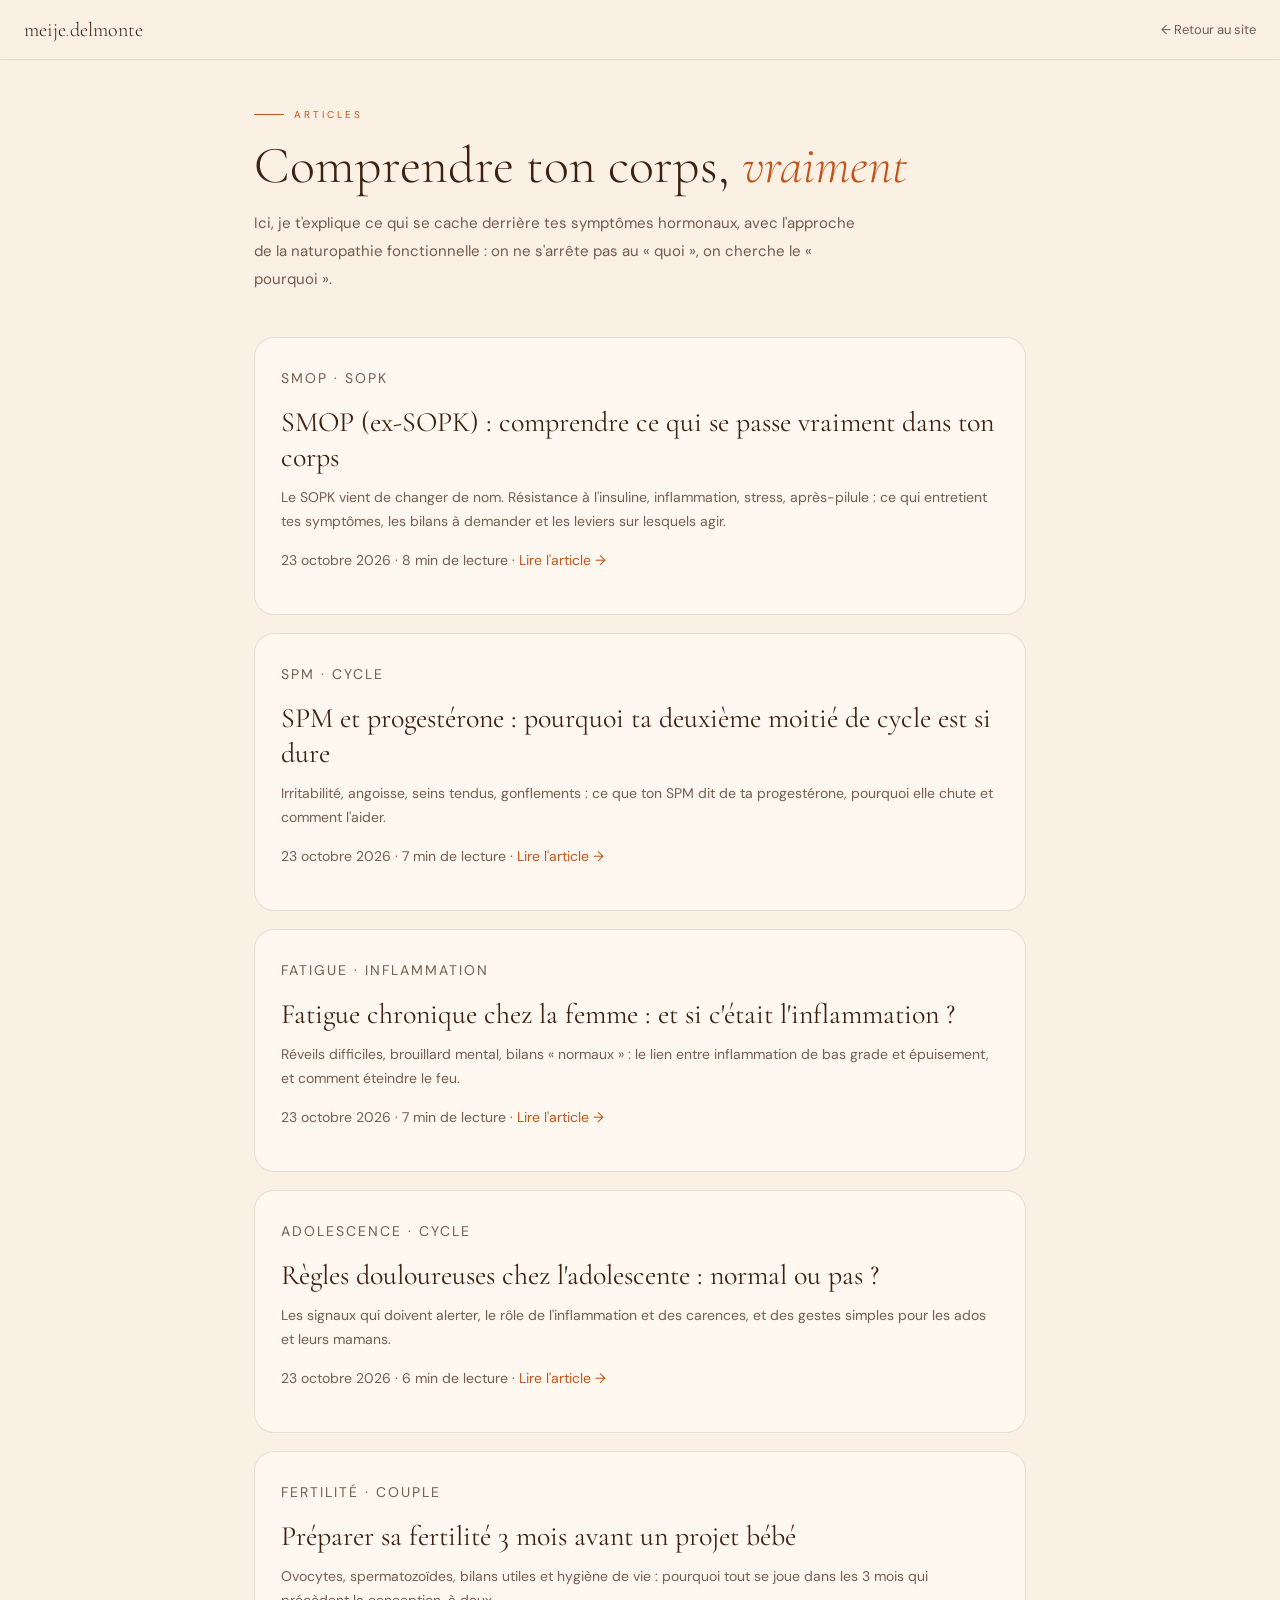
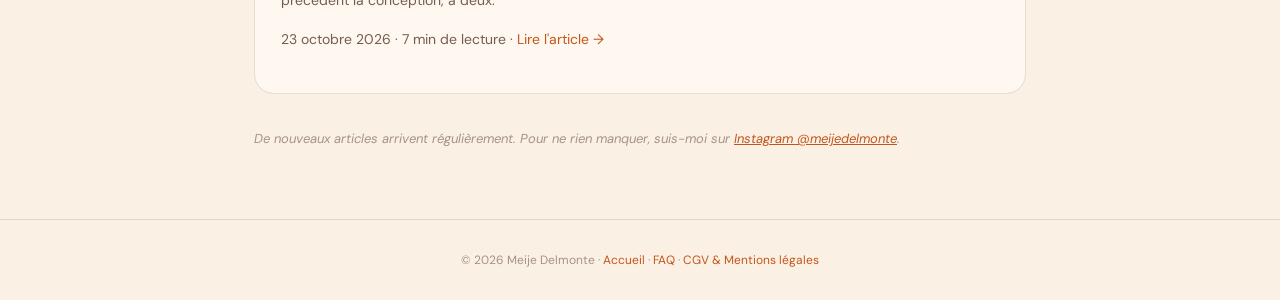
<file: blog/index.html>
<!DOCTYPE html>
<html lang="fr">
<head>
  <meta charset="utf-8" />
  <meta name="viewport" content="width=device-width, initial-scale=1" />
  <title>Articles — Santé hormonale féminine | Meije Delmonte</title>
  <meta name="description" content="Articles de naturopathie fonctionnelle sur la santé hormonale féminine : SMOP (SOPK), SPM, cycle, endométriose, thyroïde, fertilité. Comprendre la cause de tes symptômes." />
  <link rel="canonical" href="https://meijenaturo.fr/blog/" />
  <meta property="og:type" content="website" />
  <meta property="og:locale" content="fr_FR" />
  <meta property="og:site_name" content="Meije Delmonte" />
  <meta property="og:title" content="Articles — Santé hormonale féminine | Meije Delmonte" />
  <meta property="og:description" content="Comprendre la cause de tes symptômes hormonaux, avec l'approche de la naturopathie fonctionnelle." />
  <meta property="og:url" content="https://meijenaturo.fr/blog/" />
  <meta property="og:image" content="https://meijenaturo.fr/meije.jpg" />
  <link rel="preconnect" href="https://fonts.googleapis.com" />
  <link rel="preconnect" href="https://fonts.gstatic.com" crossorigin />
  <link href="https://fonts.googleapis.com/css2?family=Cormorant+Garamond:ital,wght@0,300;0,400;0,500;1,300;1,400&family=DM+Sans:wght@300;400;500&display=swap" rel="stylesheet" />
  <style>
    :root {
      --bg: #FBF0E4; --surface: #FFF8F0; --dark: #4A2616;
      --terra: #C4551A; --terra-dim: rgba(196,85,26,0.1);
      --ink: #3F2112; --ink-mid: rgba(63,33,18,0.72); --ink-dim: rgba(63,33,18,0.45);
      --border: rgba(63,33,18,0.12);
      --sans: 'DM Sans', sans-serif; --serif: 'Cormorant Garamond', Georgia, serif;
    }
    * { box-sizing: border-box; margin: 0; padding: 0; }
    body { background: var(--bg); font-family: var(--sans); color: var(--ink); -webkit-font-smoothing: antialiased; }
    nav { position: fixed; top: 0; left: 0; right: 0; z-index: 100; background: rgba(251,240,228,0.94); backdrop-filter: blur(12px); border-bottom: 1px solid var(--border); padding: 0 24px; display: flex; justify-content: space-between; align-items: center; height: 60px; }
    .nav-logo { font-family: var(--serif); font-size: 20px; font-weight: 300; color: var(--ink); text-decoration: none; }
    .nav-logo em { font-style: italic; color: var(--terra); }
    .back { font-size: 13px; color: var(--ink-mid); text-decoration: none; }
    .back:hover { color: var(--terra); }
    main { max-width: 820px; margin: 0 auto; padding: 108px 24px 72px; }
    .label { font-size: 10px; letter-spacing: 3px; text-transform: uppercase; color: var(--terra); margin-bottom: 16px; display: flex; align-items: center; gap: 10px; }
    .label::before { content: ''; display: block; width: 30px; height: 1px; background: var(--terra); }
    h1 { font-family: var(--serif); font-size: clamp(34px, 5.5vw, 52px); font-weight: 300; line-height: 1.1; margin-bottom: 16px; }
    h1 em { font-style: italic; color: var(--terra); }
    .intro { font-size: 15px; line-height: 1.85; color: var(--ink-mid); max-width: 620px; margin-bottom: 44px; }
    .posts { display: grid; gap: 18px; }
    .post { display: block; background: var(--surface); border: 1px solid var(--border); border-radius: 20px; padding: 28px 26px; text-decoration: none; transition: border-color 0.2s, transform 0.2s; }
    .post:hover { border-color: var(--terra); transform: translateY(-2px); }
    .post-tag { font-size: 10px; letter-spacing: 2px; text-transform: uppercase; color: var(--terra); margin-bottom: 10px; }
    .post h2 { font-family: var(--serif); font-size: clamp(23px, 3vw, 28px); font-weight: 400; line-height: 1.25; color: var(--ink); margin-bottom: 10px; }
    .post p { font-size: 14px; line-height: 1.75; color: var(--ink-mid); margin-bottom: 14px; }
    .post-meta { font-size: 12px; color: var(--ink-dim); }
    .post-more { color: var(--terra); }
    .soon { margin-top: 36px; font-size: 13px; color: var(--ink-dim); font-style: italic; }
    .soon a { color: var(--terra); }
    footer { text-align: center; padding: 32px 24px; font-size: 12px; color: var(--ink-dim); border-top: 1px solid var(--border); }
    footer a { color: var(--terra); text-decoration: none; }
    @media (max-width: 640px) { main { padding: 92px 16px 56px; } .post { padding: 22px 20px; } }
  </style>
</head>
<body>
<nav>
  <a href="/" class="nav-logo">meije<em>.</em>delmonte</a>
  <a href="/" class="back">← Retour au site</a>
</nav>
<main>
  <p class="label">Articles</p>
  <h1>Comprendre ton corps, <em>vraiment</em></h1>
  <p class="intro">Ici, je t'explique ce qui se cache derrière tes symptômes hormonaux, avec l'approche de la naturopathie fonctionnelle : on ne s'arrête pas au « quoi », on cherche le « pourquoi ».</p>

  <div class="posts">
    <a class="post" href="/blog/smop-sopk-approche-fonctionnelle.html">
      <p class="post-tag">SMOP · SOPK</p>
      <h2>SMOP (ex-SOPK) : comprendre ce qui se passe vraiment dans ton corps</h2>
      <p>Le SOPK vient de changer de nom. Résistance à l'insuline, inflammation, stress, après-pilule : ce qui entretient tes symptômes, les bilans à demander et les leviers sur lesquels agir.</p>
      <p class="post-meta">23 octobre 2026 · 8 min de lecture · <span class="post-more">Lire l'article →</span></p>
    </a>
    <a class="post" href="/blog/spm-insuffisance-progesterone.html">
      <p class="post-tag">SPM · Cycle</p>
      <h2>SPM et progestérone : pourquoi ta deuxième moitié de cycle est si dure</h2>
      <p>Irritabilité, angoisse, seins tendus, gonflements : ce que ton SPM dit de ta progestérone, pourquoi elle chute et comment l'aider.</p>
      <p class="post-meta">23 octobre 2026 · 7 min de lecture · <span class="post-more">Lire l'article →</span></p>
    </a>
    <a class="post" href="/blog/inflammation-fatigue-chronique-femme.html">
      <p class="post-tag">Fatigue · Inflammation</p>
      <h2>Fatigue chronique chez la femme : et si c'était l'inflammation ?</h2>
      <p>Réveils difficiles, brouillard mental, bilans « normaux » : le lien entre inflammation de bas grade et épuisement, et comment éteindre le feu.</p>
      <p class="post-meta">23 octobre 2026 · 7 min de lecture · <span class="post-more">Lire l'article →</span></p>
    </a>
    <a class="post" href="/blog/regles-douloureuses-adolescente.html">
      <p class="post-tag">Adolescence · Cycle</p>
      <h2>Règles douloureuses chez l'adolescente : normal ou pas ?</h2>
      <p>Les signaux qui doivent alerter, le rôle de l'inflammation et des carences, et des gestes simples pour les ados et leurs mamans.</p>
      <p class="post-meta">23 octobre 2026 · 6 min de lecture · <span class="post-more">Lire l'article →</span></p>
    </a>
    <a class="post" href="/blog/preparer-fertilite-3-mois.html">
      <p class="post-tag">Fertilité · Couple</p>
      <h2>Préparer sa fertilité 3 mois avant un projet bébé</h2>
      <p>Ovocytes, spermatozoïdes, bilans utiles et hygiène de vie : pourquoi tout se joue dans les 3 mois qui précèdent la conception, à deux.</p>
      <p class="post-meta">23 octobre 2026 · 7 min de lecture · <span class="post-more">Lire l'article →</span></p>
    </a>
  </div>

  <p class="soon">De nouveaux articles arrivent régulièrement. Pour ne rien manquer, suis-moi sur <a href="https://www.instagram.com/meijedelmonte" target="_blank" rel="noopener">Instagram @meijedelmonte</a>.</p></main>
<footer>
  <p>© 2026 Meije Delmonte · <a href="/">Accueil</a> · <a href="/faq.html">FAQ</a> · <a href="/cgv.html">CGV &amp; Mentions légales</a></p>
</footer>
</body>
</html>
</file>
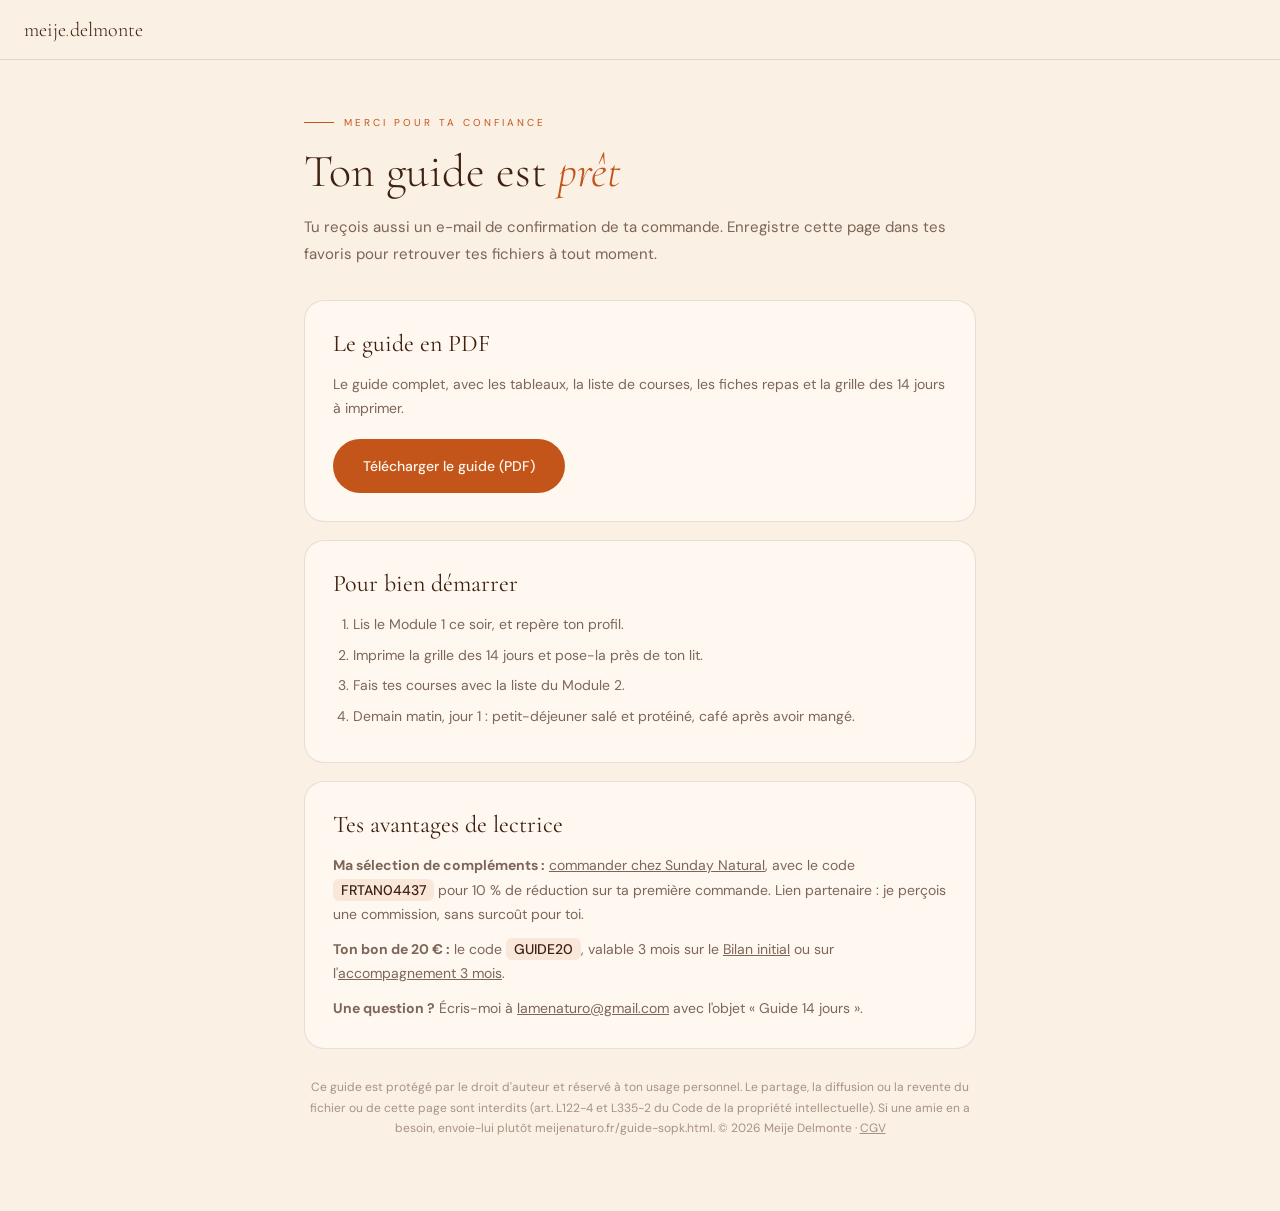
<file: guide-14-jours-07d2e7be22/index.html>
<!DOCTYPE html>
<html lang="fr">
<head>
  <meta charset="utf-8" />
  <meta name="viewport" content="width=device-width, initial-scale=1" />
  <meta name="robots" content="noindex, nofollow" />
  <title>Ton guide SOPK : par où commencer ? — Meije Delmonte</title>
  <link rel="preconnect" href="https://fonts.googleapis.com" />
  <link rel="preconnect" href="https://fonts.gstatic.com" crossorigin />
  <link href="https://fonts.googleapis.com/css2?family=Cormorant+Garamond:ital,wght@0,300;0,400;1,300;1,400&family=DM+Sans:wght@300;400;500&display=swap" rel="stylesheet" />
  <style>
    :root {
      --bg:#FBF0E4; --surface:#FFF8F0; --dark:#4A2616;
      --ink:#3F2112; --ink-mid:rgba(63,33,18,0.68); --ink-dim:rgba(63,33,18,0.45); --border:rgba(63,33,18,0.12);
      --terra:#C4551A; --terra-dim:rgba(196,85,26,0.1); --bark:#7A4524;
      --sans:'DM Sans', sans-serif; --serif:'Cormorant Garamond', Georgia, serif;
    }
    * { box-sizing: border-box; margin: 0; padding: 0; }
    body { background: var(--bg); font-family: var(--sans); color: var(--ink); -webkit-font-smoothing: antialiased; }
    a { color: inherit; }
    nav { padding: 0 24px; height: 60px; display: flex; align-items: center; border-bottom: 1px solid var(--border); }
    .nav-logo { font-family: var(--serif); font-size: 20px; font-weight: 300; text-decoration: none; }
    .nav-logo em { font-style: italic; color: var(--terra); }
    main { max-width: 720px; margin: 0 auto; padding: 56px 24px 72px; }
    .label { font-size: 10px; letter-spacing: 3px; text-transform: uppercase; color: var(--terra); margin-bottom: 16px; display: flex; align-items: center; gap: 10px; }
    .label::before { content: ''; display: block; width: 30px; height: 1px; background: var(--terra); }
    h1 { font-family: var(--serif); font-size: clamp(32px, 5vw, 46px); font-weight: 300; line-height: 1.15; margin-bottom: 16px; }
    h1 em, h2 em { font-style: italic; color: var(--terra); }
    .lead { font-size: 15px; line-height: 1.8; color: var(--ink-mid); margin-bottom: 32px; }
    .block { background: var(--surface); border: 1px solid var(--border); border-radius: 20px; padding: 28px; margin-bottom: 18px; }
    h2 { font-family: var(--serif); font-size: 24px; font-weight: 400; margin-bottom: 14px; }
    .block p { font-size: 14px; line-height: 1.75; color: var(--ink-mid); margin-bottom: 10px; }
    .block p:last-child { margin-bottom: 0; }
    .btn-p { display: inline-block; background: var(--terra); color: #FFF8F0; padding: 15px 30px; border-radius: 30px; font-size: 14px; font-weight: 500; text-decoration: none; }
    .btn-p:hover { background: #A84612; }
    .tracks { list-style: none; }
    .tracks li { padding: 14px 0; border-bottom: 1px solid var(--border); }
    .tracks li:last-child { border-bottom: none; padding-bottom: 0; }
    .track-head { display: flex; justify-content: space-between; align-items: baseline; gap: 12px; margin-bottom: 8px; font-size: 14px; }
    .track-head a { font-size: 12px; color: var(--terra); }
    ol.steps { padding-left: 20px; }
    ol.steps li { font-size: 14px; line-height: 1.75; color: var(--ink-mid); margin-bottom: 6px; }
    .code { font-family: var(--sans); font-weight: 500; color: var(--ink); background: var(--terra-dim); padding: 2px 8px; border-radius: 6px; }
    .note { font-size: 12px; color: var(--ink-dim); line-height: 1.7; margin-top: 28px; text-align: center; }
  </style>
</head>
<body>
<nav><a href="/" class="nav-logo">meije<em>.</em>delmonte</a></nav>
<main>
  <p class="label">Merci pour ta confiance</p>
  <h1>Ton guide est <em>prêt</em></h1>
  <p class="lead">Tu reçois aussi un e-mail de confirmation de ta commande. Enregistre cette page dans tes favoris pour retrouver tes fichiers à tout moment.</p>

  <div class="block">
    <h2>Le guide en PDF</h2>
    <p>Le guide complet, avec les tableaux, la liste de courses, les fiches repas et la grille des 14 jours à imprimer.</p>
    <p style="margin-top:18px"><a class="btn-p" href="guide-sopk-14-jours.pdf" download>Télécharger le guide (PDF)</a></p>
  </div>


  <div class="block">
    <h2>Pour bien démarrer</h2>
    <ol class="steps">
      <li>Lis le Module 1 ce soir, et repère ton profil.</li>
      <li>Imprime la grille des 14 jours et pose-la près de ton lit.</li>
      <li>Fais tes courses avec la liste du Module 2.</li>
      <li>Demain matin, jour 1 : petit-déjeuner salé et protéiné, café après avoir mangé.</li>
    </ol>
  </div>

  <div class="block">
    <h2>Tes avantages de lectrice</h2>
    <p><strong>Ma sélection de compléments :</strong> <a href="https://sunday-partner.com/c/0fae29ad-e968-4428-a6e8-87fff8e6a57f" target="_blank" rel="noopener">commander chez Sunday Natural</a>, avec le code <span class="code">FRTAN04437</span> pour 10 % de réduction sur ta première commande. Lien partenaire : je perçois une commission, sans surcoût pour toi.</p>
    <p><strong>Ton bon de 20 € :</strong> le code <span class="code">GUIDE20</span>, valable 3 mois sur le <a href="https://tidycal.com/meijenaturo/bilan-initial" target="_blank" rel="noopener">Bilan initial</a> ou sur l'<a href="/#offre">accompagnement 3 mois</a>.</p>
    <p><strong>Une question ?</strong> Écris-moi à <a href="mailto:lamenaturo@gmail.com?subject=Guide%2014%20jours">lamenaturo@gmail.com</a> avec l'objet « Guide 14 jours ».</p>
  </div>

  <p class="note">Ce guide est protégé par le droit d'auteur et réservé à ton usage personnel. Le partage, la diffusion ou la revente du fichier ou de cette page sont interdits (art. L122-4 et L335-2 du Code de la propriété intellectuelle). Si une amie en a besoin, envoie-lui plutôt meijenaturo.fr/guide-sopk.html. © 2026 Meije Delmonte · <a href="/cgv.html">CGV</a></p>
</main>
</body>
</html>
</file>
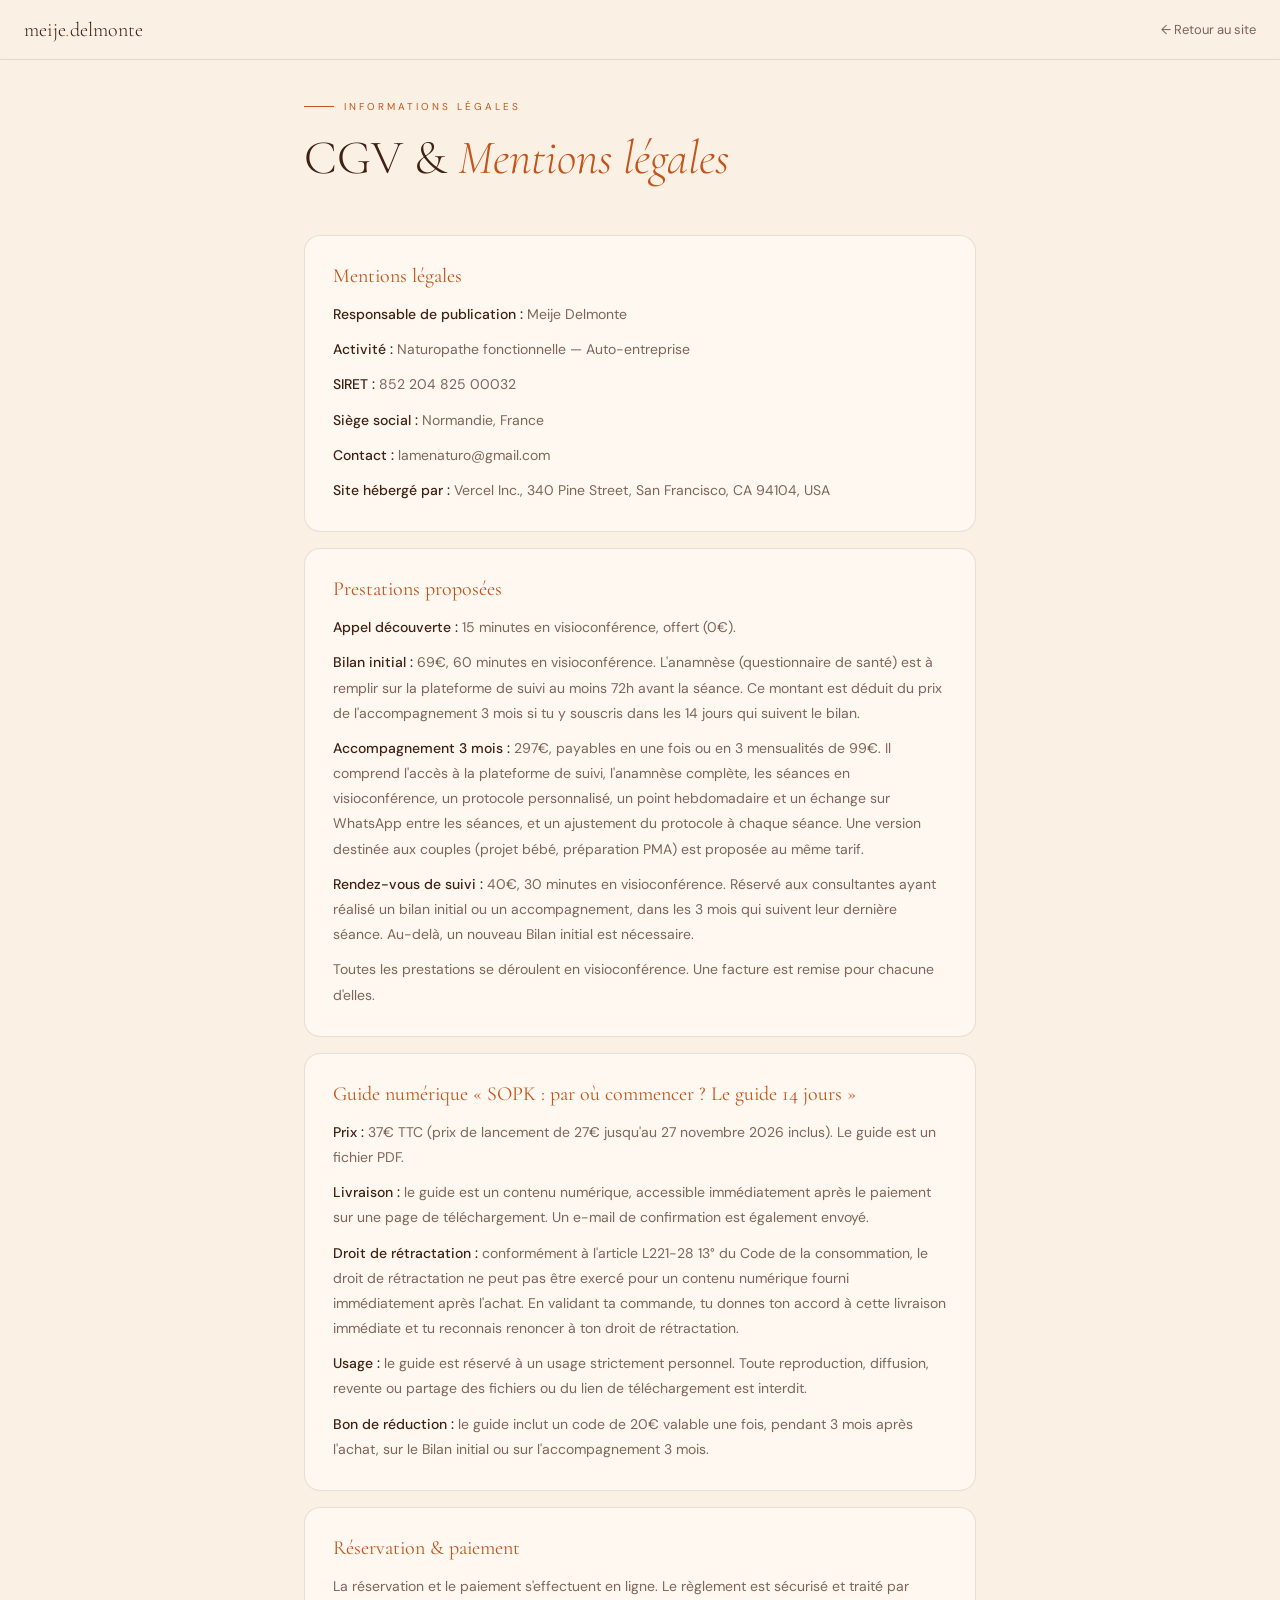
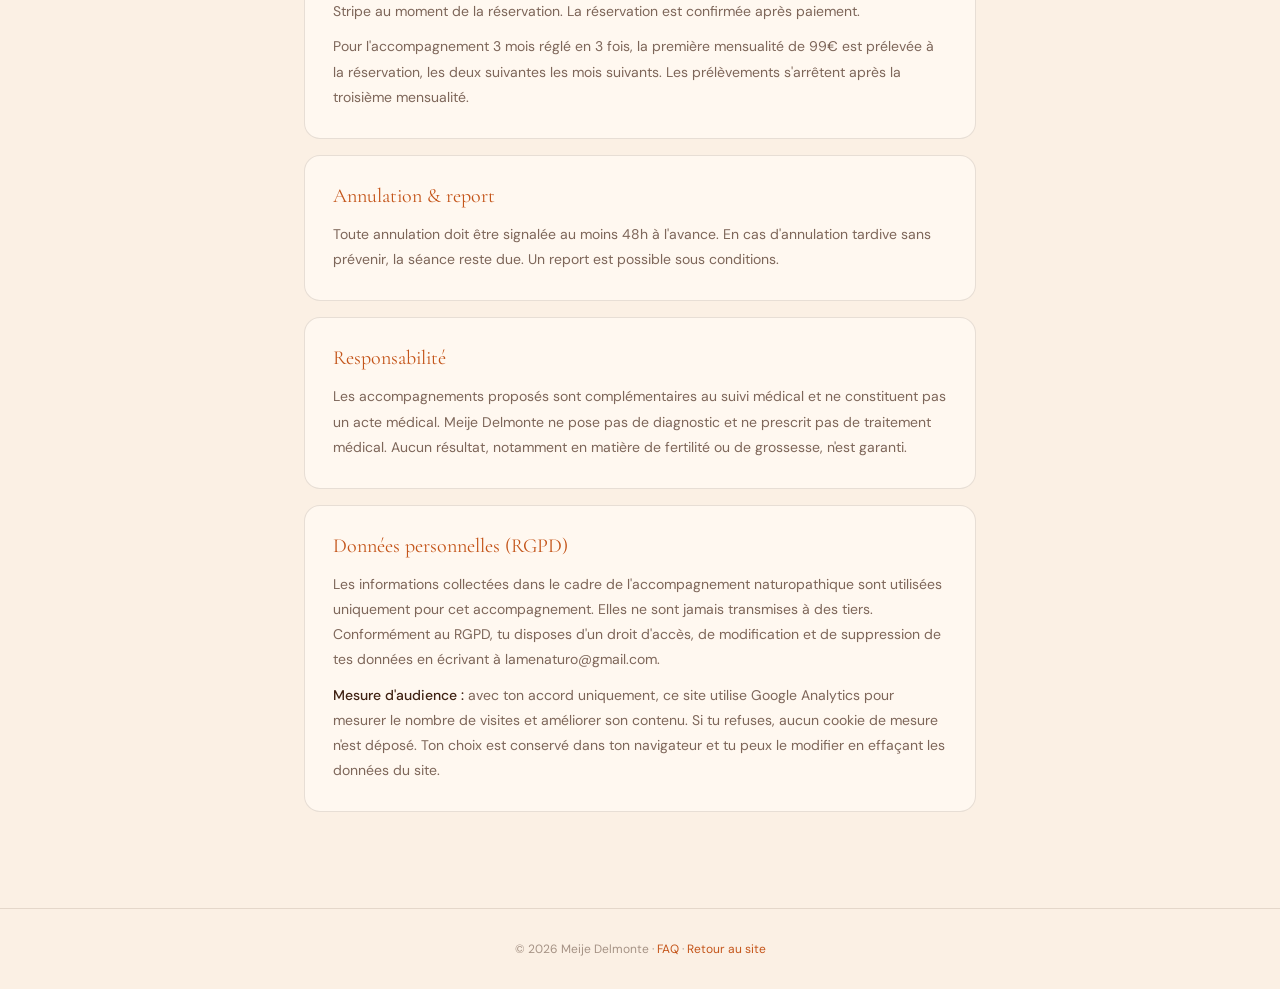
<file: cgv.html>
<!DOCTYPE html>
<html lang="fr">
<head>
  <meta charset="utf-8" />
  <meta name="viewport" content="width=device-width, initial-scale=1" />
  <title>CGV & Mentions légales — Meije Delmonte</title>
  <link rel="preconnect" href="https://fonts.googleapis.com" />
  <link href="https://fonts.googleapis.com/css2?family=Cormorant+Garamond:ital,wght@0,300;0,400;1,300;1,400&family=DM+Sans:wght@300;400;500&display=swap" rel="stylesheet" />
  <style>
    :root {
      --bg: #FBF0E4; --surface: #FFF8F0;
      --terra: #C4551A;
      --ink: #3F2112; --ink-mid: rgba(63,33,18,0.68); --ink-dim: rgba(63,33,18,0.45);
      --border: rgba(63,33,18,0.12);
      --sans: 'DM Sans', sans-serif; --serif: 'Cormorant Garamond', Georgia, serif;
    }
    * { box-sizing: border-box; margin: 0; padding: 0; }
    body { background: var(--bg); font-family: var(--sans); color: var(--ink); -webkit-font-smoothing: antialiased; }
    nav { position: fixed; top: 0; left: 0; right: 0; z-index: 100; background: rgba(251,240,228,0.94); backdrop-filter: blur(12px); border-bottom: 1px solid var(--border); padding: 0 24px; display: flex; justify-content: space-between; align-items: center; height: 60px; }
    .nav-logo { font-family: var(--serif); font-size: 20px; font-weight: 300; color: var(--ink); text-decoration: none; }
    .nav-logo em { font-style: italic; color: var(--terra); }
    .back { font-size: 13px; color: var(--ink-mid); text-decoration: none; }
    .back:hover { color: var(--terra); }
    main { max-width: 720px; margin: 0 auto; padding: 100px 24px 80px; }
    .label { font-size: 10px; letter-spacing: 3px; text-transform: uppercase; color: var(--terra); margin-bottom: 16px; display: flex; align-items: center; gap: 10px; }
    .label::before { content: ''; display: block; width: 30px; height: 1px; background: var(--terra); }
    h1 { font-family: var(--serif); font-size: clamp(32px, 5vw, 48px); font-weight: 300; margin-bottom: 48px; }
    h1 em { font-style: italic; color: var(--terra); }
    .block { background: var(--surface); border-radius: 16px; border: 1px solid var(--border); padding: 28px; margin-bottom: 16px; }
    .block h2 { font-family: var(--serif); font-size: 20px; font-weight: 400; color: var(--terra); margin-bottom: 14px; }
    .block p { font-size: 14px; color: var(--ink-mid); line-height: 1.8; margin-bottom: 10px; }
    .block p:last-child { margin-bottom: 0; }
    .block strong { color: var(--ink); font-weight: 500; }
    footer { text-align: center; padding: 32px; font-size: 12px; color: var(--ink-dim); border-top: 1px solid var(--border); }
    footer a { color: var(--terra); text-decoration: none; }
  </style>
</head>
<body>
<nav>
  <a href="/" class="nav-logo">meije<em>.</em>delmonte</a>
  <a href="/" class="back">← Retour au site</a>
</nav>
<main>
  <p class="label">Informations légales</p>
  <h1>CGV & <em>Mentions légales</em></h1>

  <div class="block">
    <h2>Mentions légales</h2>
    <p><strong>Responsable de publication :</strong> Meije Delmonte</p>
    <p><strong>Activité :</strong> Naturopathe fonctionnelle — Auto-entreprise</p>
    <p><strong>SIRET :</strong> 852 204 825 00032</p>
    <p><strong>Siège social :</strong> Normandie, France</p>
    <p><strong>Contact :</strong> lamenaturo@gmail.com</p>
    <p><strong>Site hébergé par :</strong> Vercel Inc., 340 Pine Street, San Francisco, CA 94104, USA</p>
  </div>

  <div class="block">
    <h2>Prestations proposées</h2>
    <p><strong>Appel découverte :</strong> 15 minutes en visioconférence, offert (0€).</p>
    <p><strong>Bilan initial :</strong> 69€, 60 minutes en visioconférence. L'anamnèse (questionnaire de santé) est à remplir sur la plateforme de suivi au moins 72h avant la séance. Ce montant est déduit du prix de l'accompagnement 3 mois si tu y souscris dans les 14 jours qui suivent le bilan.</p>
    <p><strong>Accompagnement 3 mois :</strong> 297€, payables en une fois ou en 3 mensualités de 99€. Il comprend l'accès à la plateforme de suivi, l'anamnèse complète, les séances en visioconférence, un protocole personnalisé, un point hebdomadaire et un échange sur WhatsApp entre les séances, et un ajustement du protocole à chaque séance. Une version destinée aux couples (projet bébé, préparation PMA) est proposée au même tarif.</p>
    <p><strong>Rendez-vous de suivi :</strong> 40€, 30 minutes en visioconférence. Réservé aux consultantes ayant réalisé un bilan initial ou un accompagnement, dans les 3 mois qui suivent leur dernière séance. Au-delà, un nouveau Bilan initial est nécessaire.</p>
    <p>Toutes les prestations se déroulent en visioconférence. Une facture est remise pour chacune d'elles.</p>
  </div>

  <div class="block">
    <h2>Guide numérique « SOPK : par où commencer ? Le guide 14 jours »</h2>
    <p><strong>Prix :</strong> 37€ TTC (prix de lancement de 27€ jusqu'au 27 novembre 2026 inclus). Le guide est un fichier PDF.</p>
    <p><strong>Livraison :</strong> le guide est un contenu numérique, accessible immédiatement après le paiement sur une page de téléchargement. Un e-mail de confirmation est également envoyé.</p>
    <p><strong>Droit de rétractation :</strong> conformément à l'article L221-28 13° du Code de la consommation, le droit de rétractation ne peut pas être exercé pour un contenu numérique fourni immédiatement après l'achat. En validant ta commande, tu donnes ton accord à cette livraison immédiate et tu reconnais renoncer à ton droit de rétractation.</p>
    <p><strong>Usage :</strong> le guide est réservé à un usage strictement personnel. Toute reproduction, diffusion, revente ou partage des fichiers ou du lien de téléchargement est interdit.</p>
    <p><strong>Bon de réduction :</strong> le guide inclut un code de 20€ valable une fois, pendant 3 mois après l'achat, sur le Bilan initial ou sur l'accompagnement 3 mois.</p>
  </div>

  <div class="block">
    <h2>Réservation & paiement</h2>
    <p>La réservation et le paiement s'effectuent en ligne. Le règlement est sécurisé et traité par Stripe au moment de la réservation. La réservation est confirmée après paiement.</p>
    <p>Pour l'accompagnement 3 mois réglé en 3 fois, la première mensualité de 99€ est prélevée à la réservation, les deux suivantes les mois suivants. Les prélèvements s'arrêtent après la troisième mensualité.</p>
  </div>

  <div class="block">
    <h2>Annulation & report</h2>
    <p>Toute annulation doit être signalée au moins 48h à l'avance. En cas d'annulation tardive sans prévenir, la séance reste due. Un report est possible sous conditions.</p>
  </div>

  <div class="block">
    <h2>Responsabilité</h2>
    <p>Les accompagnements proposés sont complémentaires au suivi médical et ne constituent pas un acte médical. Meije Delmonte ne pose pas de diagnostic et ne prescrit pas de traitement médical. Aucun résultat, notamment en matière de fertilité ou de grossesse, n'est garanti.</p>
  </div>

  <div class="block">
    <h2>Données personnelles (RGPD)</h2>
    <p>Les informations collectées dans le cadre de l'accompagnement naturopathique sont utilisées uniquement pour cet accompagnement. Elles ne sont jamais transmises à des tiers. Conformément au RGPD, tu disposes d'un droit d'accès, de modification et de suppression de tes données en écrivant à lamenaturo@gmail.com.</p>
    <p><strong>Mesure d'audience :</strong> avec ton accord uniquement, ce site utilise Google Analytics pour mesurer le nombre de visites et améliorer son contenu. Si tu refuses, aucun cookie de mesure n'est déposé. Ton choix est conservé dans ton navigateur et tu peux le modifier en effaçant les données du site.</p>
  </div>

</main>
<footer>
  <p>© 2026 Meije Delmonte · <a href="/faq.html">FAQ</a> · <a href="/">Retour au site</a></p>
</footer>
</body>
</html>
</file>
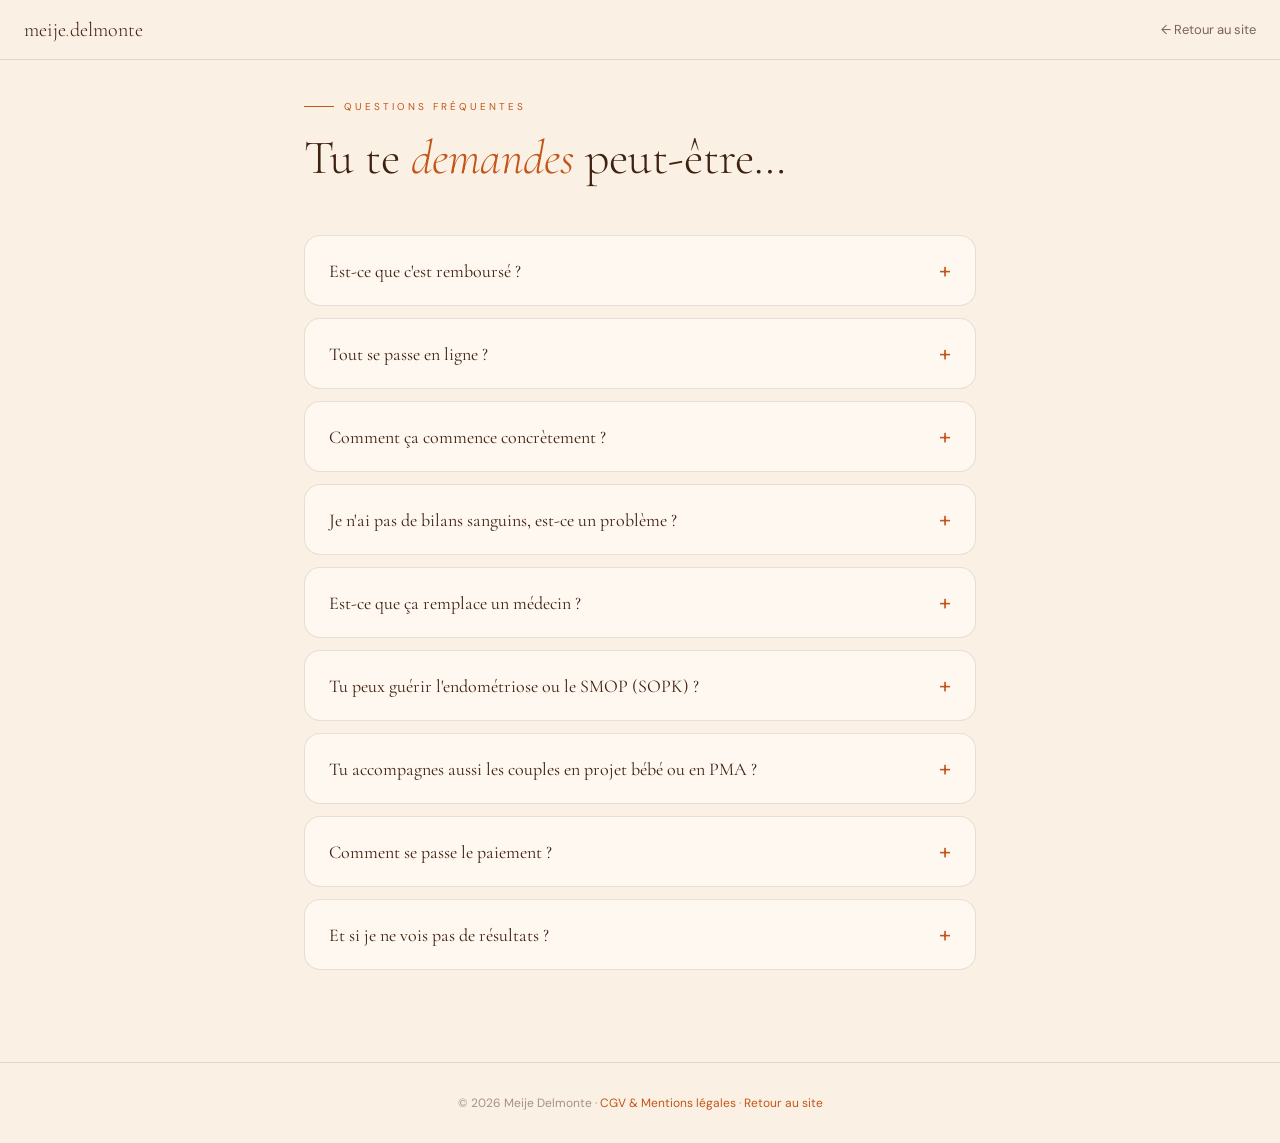
<file: faq.html>
<!DOCTYPE html>
<html lang="fr">
<head>
  <meta charset="utf-8" />
  <meta name="viewport" content="width=device-width, initial-scale=1" />
  <title>FAQ — Meije Delmonte</title>
  <link rel="preconnect" href="https://fonts.googleapis.com" />
  <link href="https://fonts.googleapis.com/css2?family=Cormorant+Garamond:ital,wght@0,300;0,400;1,300;1,400&family=DM+Sans:wght@300;400;500&display=swap" rel="stylesheet" />
  <style>
    :root {
      --bg: #FBF0E4; --surface: #FFF8F0;
      --bark: #7A4524; --terra: #C4551A;
      --ink: #3F2112; --ink-mid: rgba(63,33,18,0.68); --ink-dim: rgba(63,33,18,0.45);
      --border: rgba(63,33,18,0.12);
      --sans: 'DM Sans', sans-serif; --serif: 'Cormorant Garamond', Georgia, serif;
    }
    * { box-sizing: border-box; margin: 0; padding: 0; }
    body { background: var(--bg); font-family: var(--sans); color: var(--ink); -webkit-font-smoothing: antialiased; }
    nav { position: fixed; top: 0; left: 0; right: 0; z-index: 100; background: rgba(251,240,228,0.94); backdrop-filter: blur(12px); border-bottom: 1px solid var(--border); padding: 0 24px; display: flex; justify-content: space-between; align-items: center; height: 60px; }
    .nav-logo { font-family: var(--serif); font-size: 20px; font-weight: 300; color: var(--ink); text-decoration: none; }
    .nav-logo em { font-style: italic; color: var(--terra); }
    .back { font-size: 13px; color: var(--ink-mid); text-decoration: none; }
    .back:hover { color: var(--terra); }
    main { max-width: 720px; margin: 0 auto; padding: 100px 24px 80px; }
    .label { font-size: 10px; letter-spacing: 3px; text-transform: uppercase; color: var(--terra); margin-bottom: 16px; display: flex; align-items: center; gap: 10px; }
    .label::before { content: ''; display: block; width: 30px; height: 1px; background: var(--terra); }
    h1 { font-family: var(--serif); font-size: clamp(32px, 5vw, 48px); font-weight: 300; margin-bottom: 48px; }
    h1 em { font-style: italic; color: var(--terra); }
    .faq-item { background: var(--surface); border-radius: 16px; border: 1px solid var(--border); margin-bottom: 12px; overflow: hidden; }
    .faq-q { padding: 20px 24px; cursor: pointer; display: flex; justify-content: space-between; align-items: center; gap: 16px; }
    .faq-q h3 { font-family: var(--serif); font-size: 18px; font-weight: 400; }
    .faq-icon { color: var(--terra); font-size: 22px; flex-shrink: 0; transition: transform 0.2s; }
    .faq-a { display: none; padding: 0 24px 20px; font-size: 14px; color: var(--ink-mid); line-height: 1.8; }
    .faq-item.open .faq-icon { transform: rotate(45deg); }
    .faq-item.open .faq-a { display: block; }
    footer { text-align: center; padding: 32px; font-size: 12px; color: var(--ink-dim); border-top: 1px solid var(--border); }
    footer a { color: var(--terra); text-decoration: none; }
  </style>
</head>
<body>
<nav>
  <a href="/" class="nav-logo">meije<em>.</em>delmonte</a>
  <a href="/" class="back">← Retour au site</a>
</nav>
<main>
  <p class="label">Questions fréquentes</p>
  <h1>Tu te <em>demandes</em> peut-être…</h1>

  <div class="faq-item">
    <div class="faq-q" onclick="this.parentElement.classList.toggle('open')">
      <h3>Est-ce que c'est remboursé ?</h3>
      <span class="faq-icon">+</span>
    </div>
    <div class="faq-a">Non, la naturopathie n'est pas remboursée par la Sécurité sociale. Certaines mutuelles prennent en charge une partie des séances — renseigne-toi auprès de la tienne. Je peux te fournir une facture pour toute demande de remboursement.</div>
  </div>

  <div class="faq-item">
    <div class="faq-q" onclick="this.parentElement.classList.toggle('open')">
      <h3>Tout se passe en ligne ?</h3>
      <span class="faq-icon">+</span>
    </div>
    <div class="faq-a">Oui, entièrement en visio. Où que tu sois en France.</div>
  </div>

  <div class="faq-item">
    <div class="faq-q" onclick="this.parentElement.classList.toggle('open')">
      <h3>Comment ça commence concrètement ?</h3>
      <span class="faq-icon">+</span>
    </div>
    <div class="faq-a">Tu peux commencer par un appel découverte gratuit de 15 minutes, ou réserver directement ton bilan initial (69€) ou ton accompagnement 3 mois. Après ta réservation, tu accèdes à la plateforme et tu remplis ton anamnèse au moins 72h avant notre première séance — et on commence.</div>
  </div>

  <div class="faq-item">
    <div class="faq-q" onclick="this.parentElement.classList.toggle('open')">
      <h3>Je n'ai pas de bilans sanguins, est-ce un problème ?</h3>
      <span class="faq-icon">+</span>
    </div>
    <div class="faq-a">Pas forcément. On peut travailler avec ce que tu as. Si des bilans me semblent utiles pour affiner le protocole, je t'indiquerai quoi demander à ton médecin. L'important c'est de commencer là où tu en es.</div>
  </div>

  <div class="faq-item">
    <div class="faq-q" onclick="this.parentElement.classList.toggle('open')">
      <h3>Est-ce que ça remplace un médecin ?</h3>
      <span class="faq-icon">+</span>
    </div>
    <div class="faq-a">Non. Mon accompagnement est complémentaire au suivi médical, jamais en remplacement. Je ne pose pas de diagnostic, je ne prescris pas de traitement. Je travaille en parallèle de ton médecin pour optimiser ton terrain et ton mode de vie.</div>
  </div>

  <div class="faq-item">
    <div class="faq-q" onclick="this.parentElement.classList.toggle('open')">
      <h3>Tu peux guérir l'endométriose ou le SMOP (SOPK) ?</h3>
      <span class="faq-icon">+</span>
    </div>
    <div class="faq-a">Non, et je ne le promets pas. Ce sont des pathologies qui relèvent d'un suivi médical. Je t'accompagne sur le terrain : l'inflammation, l'équilibre hormonal, la résistance à l'insuline, la digestion, le stress, la micronutrition. Cela peut aider à mieux vivre tes symptômes, en complément de ton suivi.</div>
  </div>

  <div class="faq-item">
    <div class="faq-q" onclick="this.parentElement.classList.toggle('open')">
      <h3>Tu accompagnes aussi les couples en projet bébé ou en PMA ?</h3>
      <span class="faq-icon">+</span>
    </div>
    <div class="faq-a">Oui. L'accompagnement 3 mois existe en version couple : une anamnèse pour chacun, un travail sur le terrain de la femme et sur la vitalité masculine, et une préparation avant ou pendant un parcours PMA, en lien avec votre équipe médicale. Aucune grossesse n'est garantie, l'objectif est d'optimiser vos chances.</div>
  </div>

  <div class="faq-item">
    <div class="faq-q" onclick="this.parentElement.classList.toggle('open')">
      <h3>Comment se passe le paiement ?</h3>
      <span class="faq-icon">+</span>
    </div>
    <div class="faq-a">Le bilan initial est à 69€ (déduits de l'accompagnement si tu continues dans les 14 jours), l'accompagnement 3 mois à 297€ (payables en une fois ou en 3 × 99€), le rendez-vous de suivi à 40€, et l'appel découverte est gratuit. Le règlement se fait en ligne, de façon sécurisée via Stripe, au moment de la réservation.</div>
  </div>

  <div class="faq-item">
    <div class="faq-q" onclick="this.parentElement.classList.toggle('open')">
      <h3>Et si je ne vois pas de résultats ?</h3>
      <span class="faq-icon">+</span>
    </div>
    <div class="faq-a">On ajuste. C'est précisément pour ça que le protocole évolue chaque mois — on ne reste jamais sur quelque chose qui ne fonctionne pas.</div>
  </div>

</main>
<footer>
  <p>© 2026 Meije Delmonte · <a href="/cgv.html">CGV & Mentions légales</a> · <a href="/">Retour au site</a></p>
</footer>
</body>
</html>
</file>
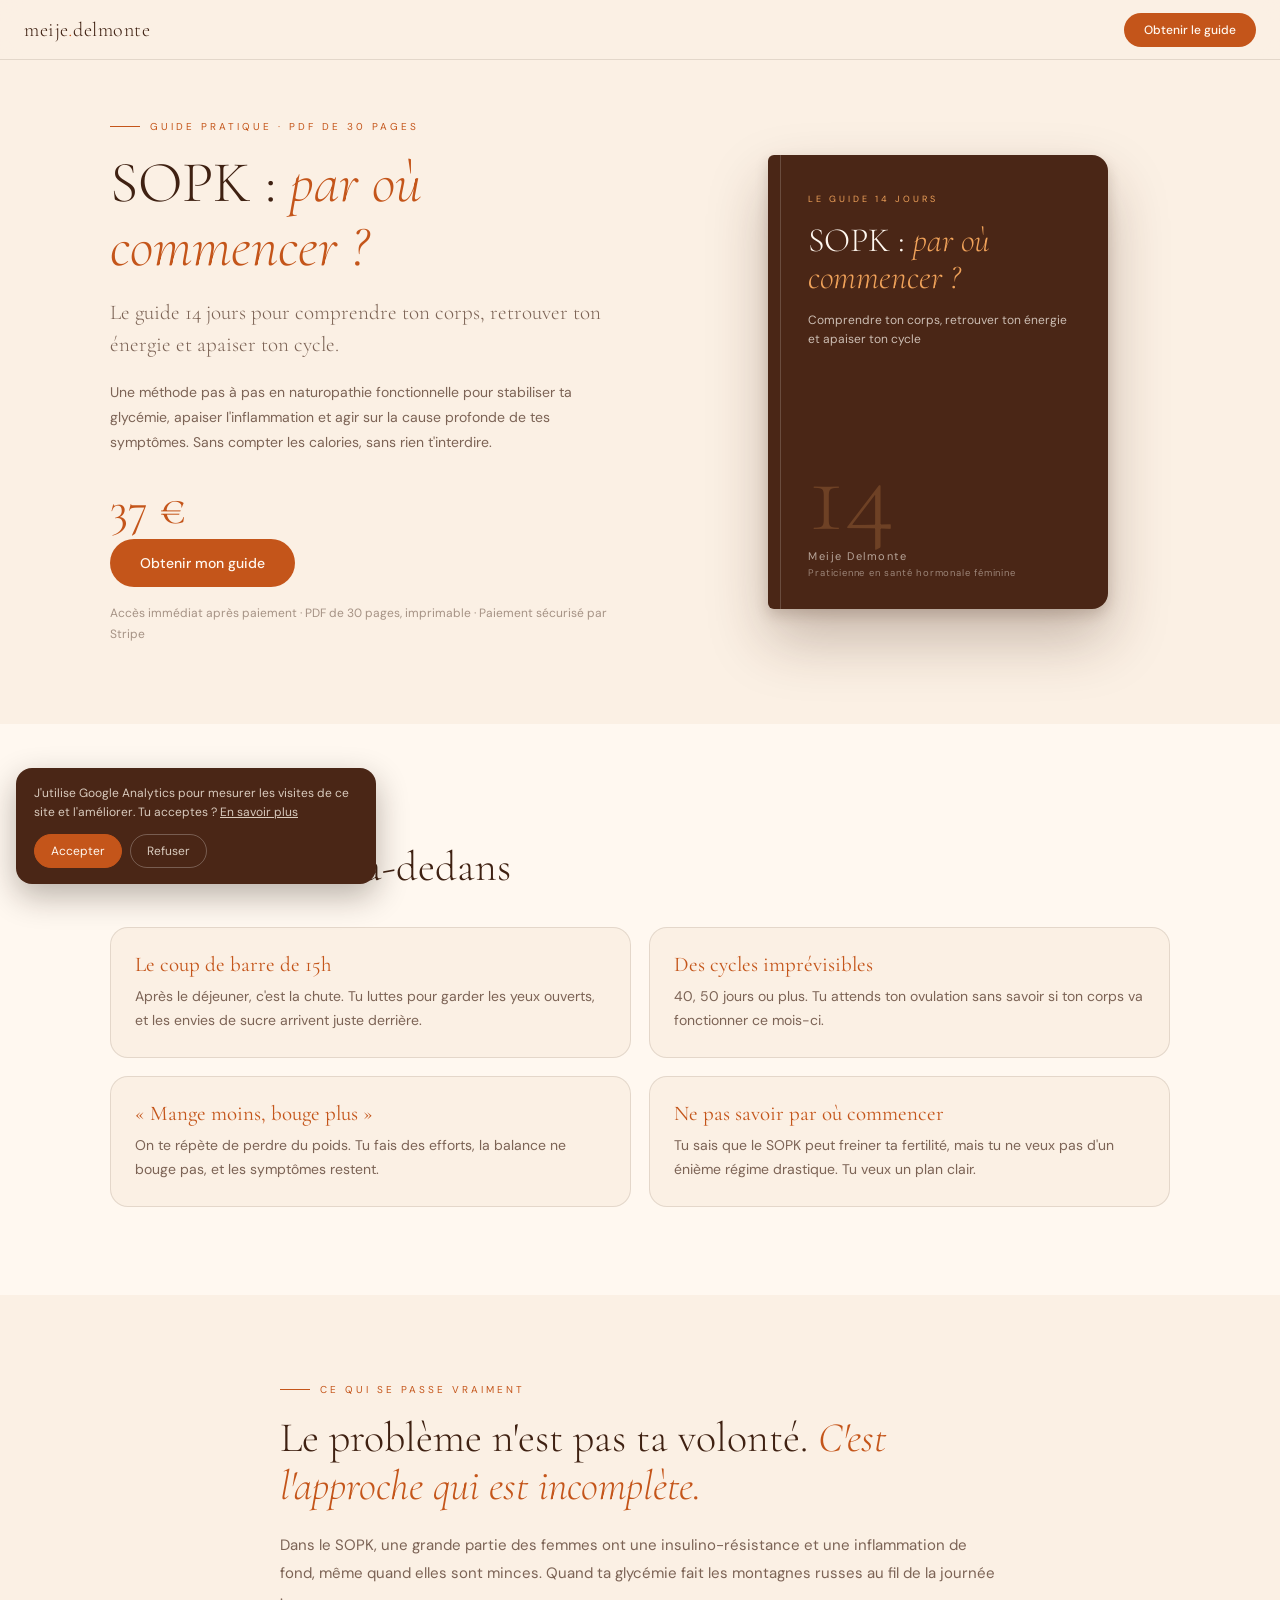
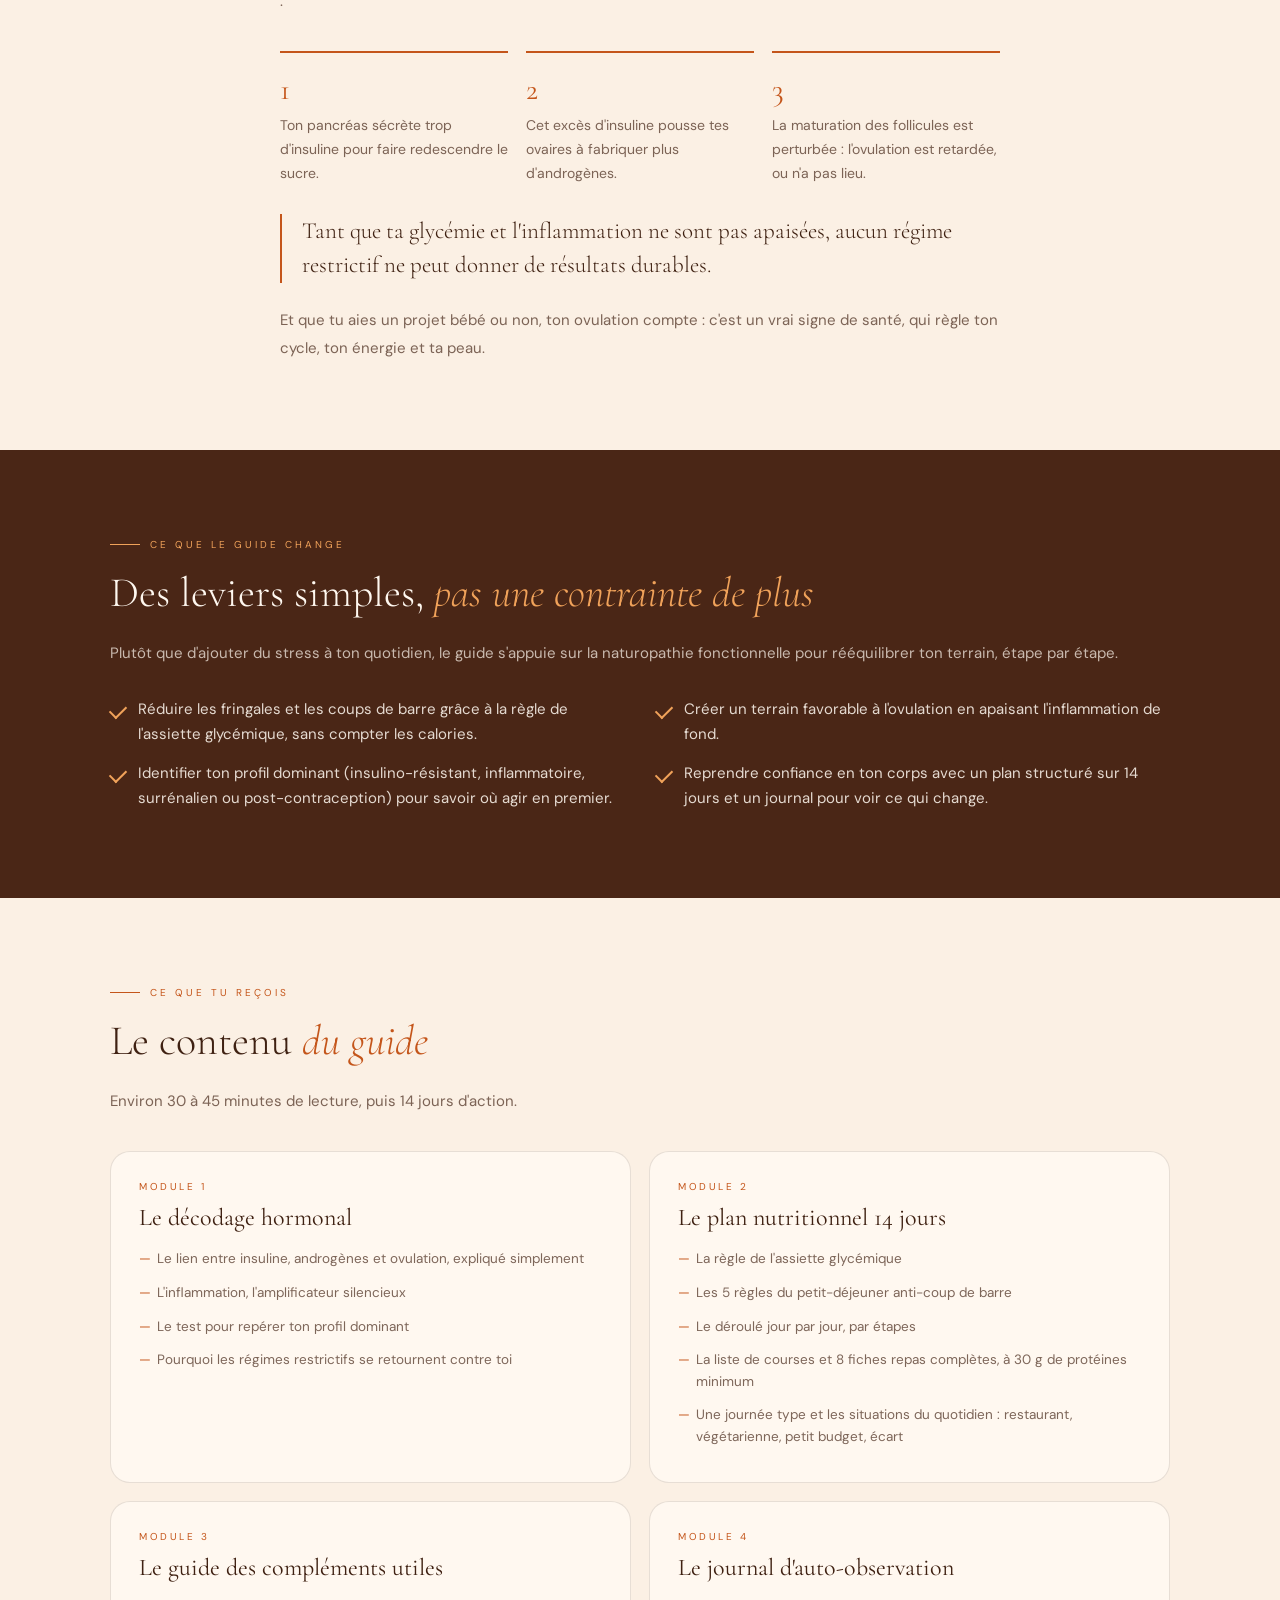
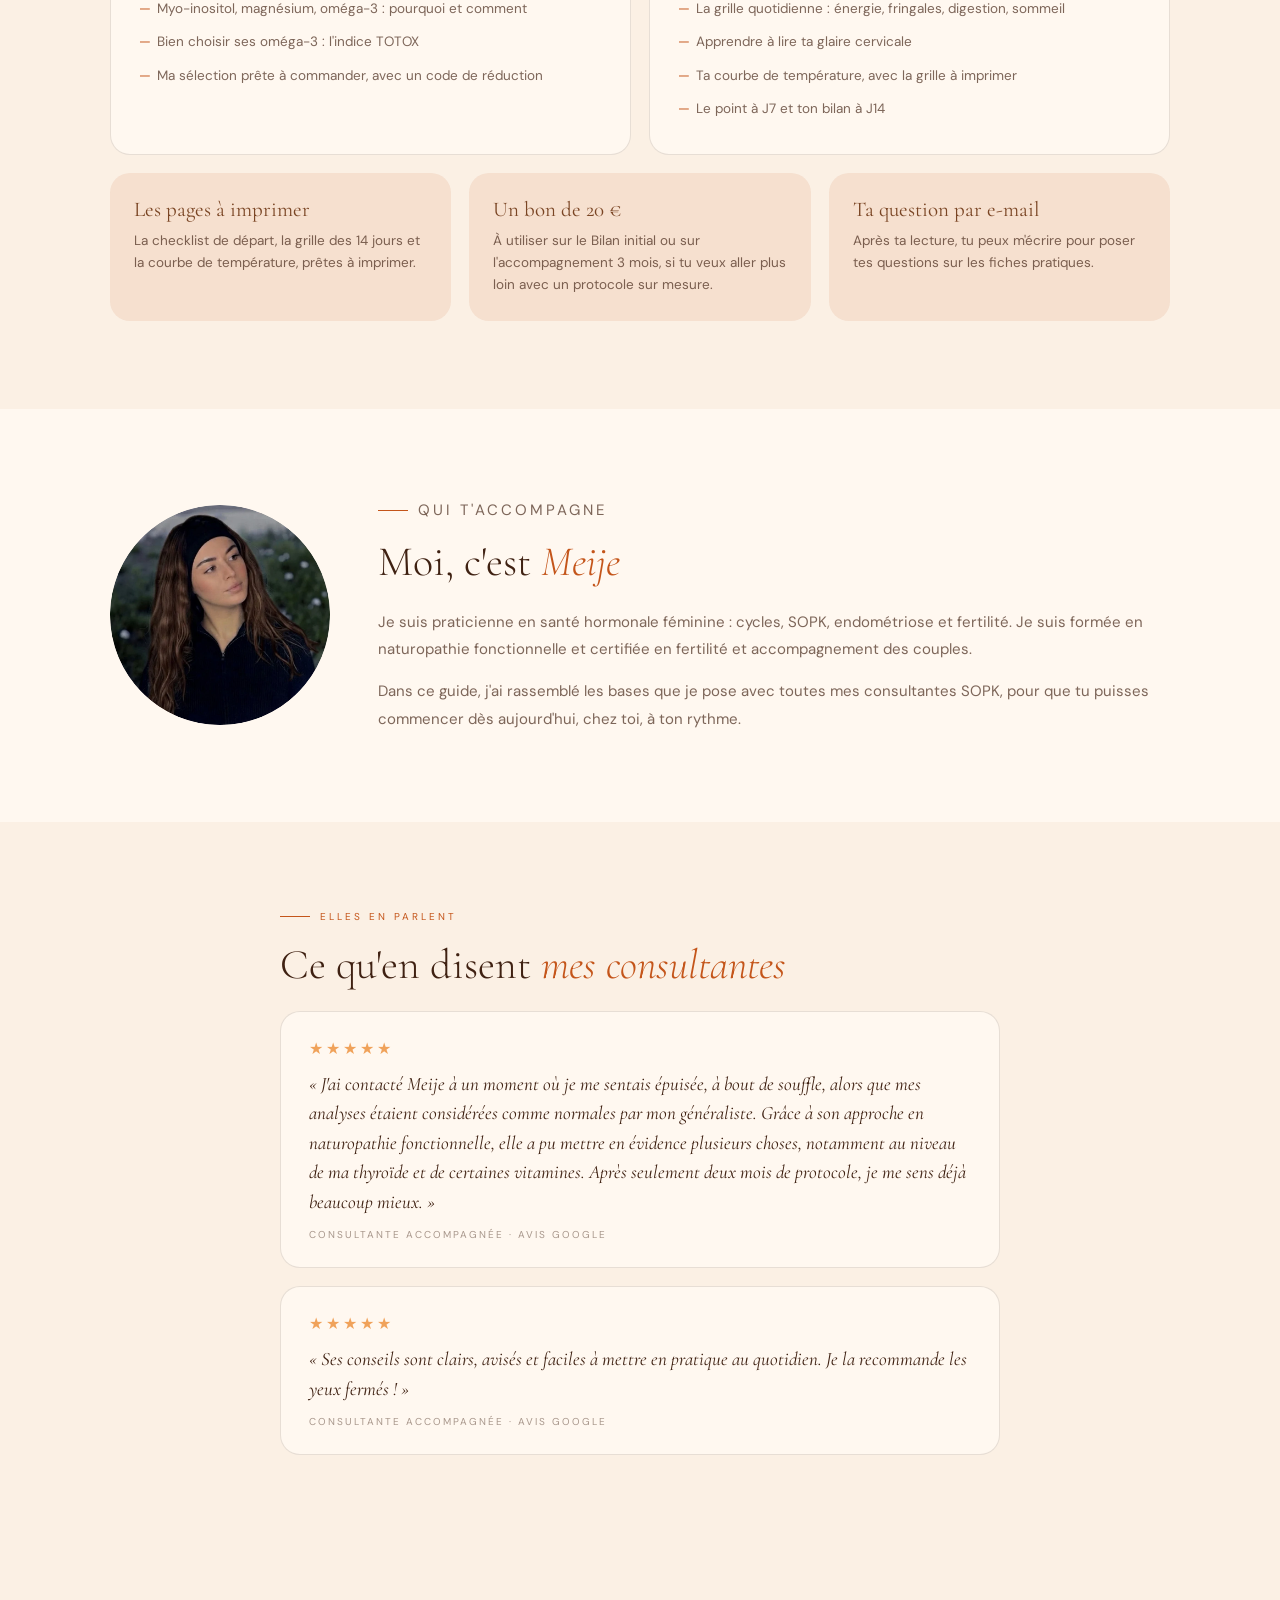
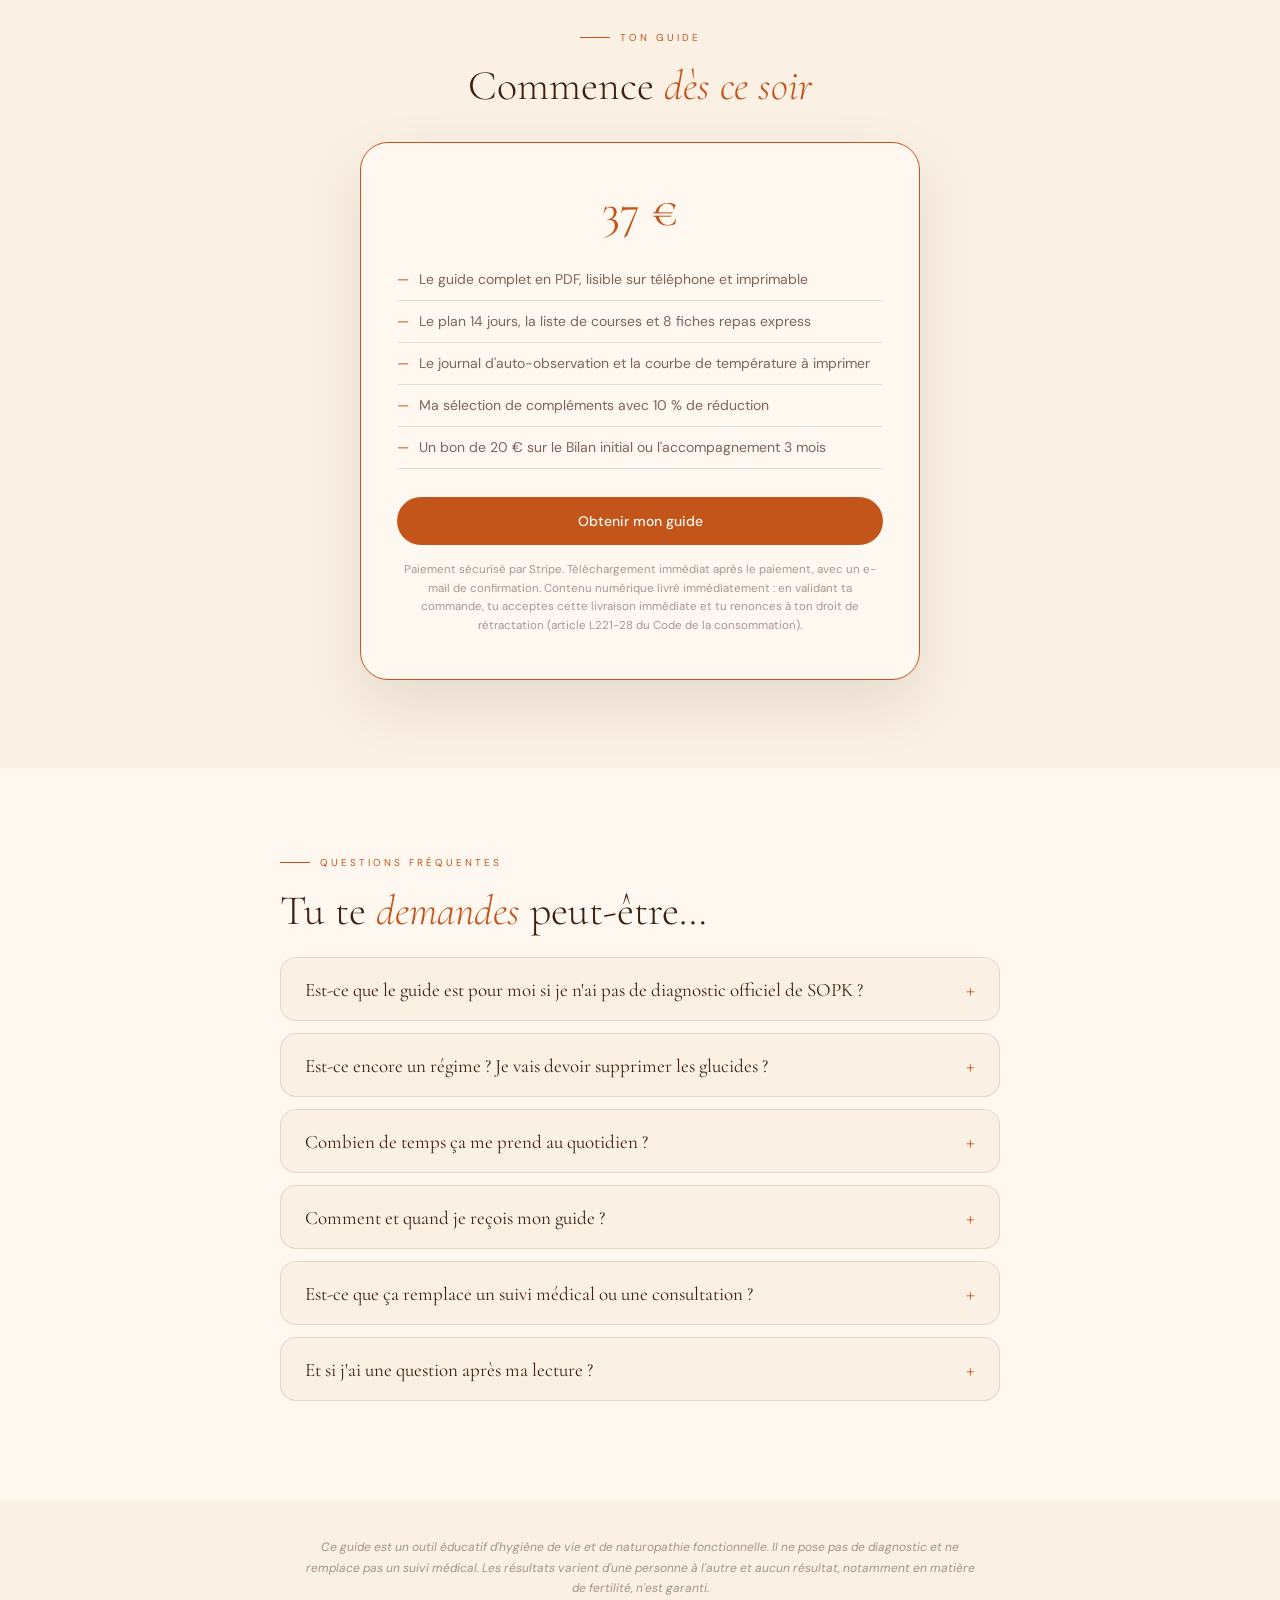
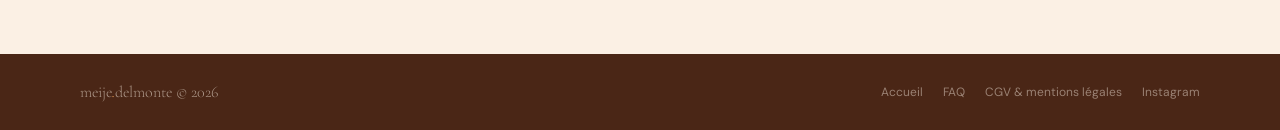
<file: guide-sopk.html>
<!DOCTYPE html>
<html lang="fr">
<head>
  <meta charset="utf-8" />
  <meta name="viewport" content="width=device-width, initial-scale=1" />
  <title>SOPK : par où commencer ? Le guide 14 jours — Meije Delmonte</title>
  <meta name="description" content="SOPK (SMOP) : par où commencer ? Le guide 14 jours pour comprendre ton corps, retrouver ton énergie et apaiser ton cycle, sans régime restrictif. Guide PDF par Meije Delmonte, praticienne en santé hormonale féminine." />
  <meta property="og:type" content="product" />
  <meta property="og:locale" content="fr_FR" />
  <meta property="og:site_name" content="Meije Delmonte" />
  <meta property="og:title" content="SOPK : par où commencer ? Le guide 14 jours" />
  <meta property="og:description" content="Le guide 14 jours pour comprendre ton corps, retrouver ton énergie et apaiser ton cycle, sans régime restrictif. Guide PDF de 30 pages." />
  <meta property="og:url" content="https://meijenaturo.fr/guide-sopk.html" />
  <meta property="og:image" content="https://meijenaturo.fr/meije.jpg" />
  <meta name="twitter:card" content="summary_large_image" />
  <link rel="preconnect" href="https://fonts.googleapis.com" />
  <link rel="preconnect" href="https://fonts.gstatic.com" crossorigin />
  <link href="https://fonts.googleapis.com/css2?family=Cormorant+Garamond:ital,wght@0,300;0,400;0,500;1,300;1,400&family=DM+Sans:wght@300;400;500&display=swap" rel="stylesheet" />
  <style>
    :root {
      --bg:#FBF0E4; --surface:#FFF8F0; --dark:#4A2616;
      --ink:#3F2112; --ink-mid:rgba(63,33,18,0.68); --ink-dim:rgba(63,33,18,0.45); --border:rgba(63,33,18,0.12);
      --terra:#C4551A; --terra-dim:rgba(196,85,26,0.1); --bark:#7A4524; --gold:#F0A25A;
      --sans:'DM Sans', sans-serif; --serif:'Cormorant Garamond', Georgia, serif;
    }
    * { box-sizing: border-box; margin: 0; padding: 0; }
    html { scroll-behavior: smooth; }
    body { background: var(--bg); font-family: var(--sans); color: var(--ink); -webkit-font-smoothing: antialiased; }
    img { display: block; max-width: 100%; }
    a { color: inherit; text-decoration: none; }

    nav { position: fixed; top: 0; left: 0; right: 0; z-index: 100; background: rgba(251,240,228,0.94); backdrop-filter: blur(12px); border-bottom: 1px solid var(--border); padding: 0 24px; display: flex; justify-content: space-between; align-items: center; height: 60px; }
    .nav-logo { font-family: var(--serif); font-size: 20px; font-weight: 300; letter-spacing: 0.5px; }
    .nav-logo em { font-style: italic; color: var(--terra); }
    .nav-cta { background: var(--terra); color: #FFF8F0; padding: 9px 20px; border-radius: 30px; font-size: 12px; font-weight: 500; transition: background 0.2s; }
    .nav-cta:hover { background: #A84612; }

    .eyebrow, .sec-label { font-size: 10px; letter-spacing: 3px; text-transform: uppercase; color: var(--terra); margin-bottom: 18px; display: flex; align-items: center; gap: 10px; }
    .eyebrow::before, .sec-label::before { content: ''; display: block; width: 30px; height: 1px; background: var(--terra); flex-shrink: 0; }
    h1 { font-family: var(--serif); font-size: clamp(36px, 4.6vw, 58px); font-weight: 300; line-height: 1.1; margin-bottom: 18px; }
    h1 em, h2 em { font-style: italic; color: var(--terra); }
    h2 { font-family: var(--serif); font-size: clamp(28px, 4vw, 42px); font-weight: 300; line-height: 1.15; margin-bottom: 22px; }
    section { padding: 88px 80px; }
    .inner { max-width: 1060px; margin: 0 auto; }
    .narrow { max-width: 720px; margin: 0 auto; }
    .lead { font-size: 15px; line-height: 1.85; color: var(--ink-mid); }

    .btn-p { background: var(--terra); color: #FFF8F0; padding: 15px 30px; border-radius: 30px; font-size: 14px; font-weight: 500; display: inline-block; transition: all 0.2s; text-align: center; }
    .btn-p:hover { background: #A84612; transform: translateY(-1px); }

    /* HERO */
    .hero { padding: 120px 80px 80px; }
    .hero-grid { display: grid; grid-template-columns: 1.15fr 1fr; gap: 64px; align-items: center; }
    .hero-sub { font-family: var(--serif); font-size: clamp(17px, 2vw, 21px); font-weight: 300; color: var(--ink-mid); line-height: 1.55; margin-bottom: 18px; }
    .hero-desc { font-size: 14px; line-height: 1.8; color: var(--ink-mid); margin-bottom: 30px; max-width: 520px; }
    .price-line { display: flex; align-items: baseline; gap: 14px; flex-wrap: wrap; margin-bottom: 8px; }
    .price { font-family: var(--serif); font-size: 46px; font-weight: 400; color: var(--terra); line-height: 1; }
    .price-old { font-family: var(--serif); font-size: 26px; color: var(--ink-dim); text-decoration: line-through; }
    .price-tag { font-size: 11px; letter-spacing: 1.5px; text-transform: uppercase; background: var(--terra-dim); color: var(--terra); padding: 5px 12px; border-radius: 20px; }
    .price-note { font-size: 13px; color: var(--bark); margin-bottom: 22px; }
    .reassure { font-size: 12px; color: var(--ink-dim); margin-top: 16px; line-height: 1.7; }

    /* COUVERTURE (remplaçable par le visuel Canva) */
    .cover-wrap { display: flex; justify-content: center; position: relative; }
    .cover { width: min(100%, 340px); aspect-ratio: 3 / 4; background: var(--dark); color: #FFF8F0; border-radius: 6px 16px 16px 6px; padding: 38px 32px 30px 40px; position: relative; box-shadow: 0 30px 60px rgba(63,33,18,0.28), 0 6px 14px rgba(63,33,18,0.18); display: flex; flex-direction: column; }
    .cover::before { content: ''; position: absolute; left: 12px; top: 0; bottom: 0; width: 1px; background: rgba(255,248,240,0.18); }
    .cover-kicker { font-size: 9px; letter-spacing: 3px; text-transform: uppercase; color: var(--gold); margin-bottom: 18px; }
    .cover-title { font-family: var(--serif); font-size: 34px; font-weight: 300; line-height: 1.08; margin-bottom: 14px; }
    .cover-title em { font-style: italic; color: var(--gold); }
    .cover-sub { font-size: 12px; line-height: 1.6; color: rgba(255,248,240,0.72); }
    .cover-14 { font-family: var(--serif); font-size: 110px; font-weight: 300; line-height: 1; color: rgba(240,162,90,0.22); margin-top: auto; }
    .cover-author { font-size: 11px; letter-spacing: 1.5px; color: rgba(255,248,240,0.6); }
    .cover-role { display: block; margin-top: 4px; font-size: 9.5px; letter-spacing: 0.8px; color: rgba(255,248,240,0.45); }
    .cover-img { width: min(100%, 360px); border-radius: 10px; box-shadow: 0 30px 60px rgba(63,33,18,0.28); }

    /* RECONNAISSANCE */
    #toi { background: var(--surface); }
    .pain-grid { display: grid; grid-template-columns: 1fr 1fr; gap: 18px; margin-top: 36px; }
    .pain { background: var(--bg); border: 1px solid var(--border); border-radius: 18px; padding: 24px; }
    .pain h3 { font-family: var(--serif); font-size: 21px; font-weight: 400; color: var(--terra); margin-bottom: 8px; }
    .pain p { font-size: 14px; line-height: 1.7; color: var(--ink-mid); }

    /* MÉCANISME */
    .mech { display: grid; grid-template-columns: repeat(3, 1fr); gap: 18px; margin: 36px 0 28px; counter-reset: m; }
    .mech-step { border-top: 2px solid var(--terra); padding-top: 18px; counter-increment: m; }
    .mech-step::before { content: counter(m); font-family: var(--serif); font-size: 30px; color: var(--terra); display: block; margin-bottom: 6px; }
    .mech-step p { font-size: 14px; line-height: 1.7; color: var(--ink-mid); }
    .quote { font-family: var(--serif); font-size: 23px; font-weight: 300; line-height: 1.5; border-left: 2px solid var(--terra); padding-left: 20px; margin-top: 12px; }

    /* CE QUE ÇA CHANGE */
    #change { background: var(--dark); color: #FFF8F0; }
    #change .sec-label { color: var(--gold); }
    #change .sec-label::before { background: var(--gold); }
    #change h2 em { color: var(--gold); }
    #change .lead { color: rgba(255,248,240,0.7); }
    .change-list { list-style: none; margin-top: 30px; display: grid; grid-template-columns: 1fr 1fr; gap: 14px 32px; }
    .change-list li { font-size: 15px; line-height: 1.65; color: rgba(255,248,240,0.86); padding-left: 28px; position: relative; }
    .change-list li::before { content: ''; position: absolute; left: 0; top: 8px; width: 14px; height: 8px; border-left: 2px solid var(--gold); border-bottom: 2px solid var(--gold); transform: rotate(-45deg); }

    /* CONTENU */
    .mod-grid { display: grid; grid-template-columns: 1fr 1fr; gap: 18px; margin-top: 36px; }
    .mod { background: var(--surface); border: 1px solid var(--border); border-radius: 20px; padding: 28px; }
    .mod-n { font-size: 10px; letter-spacing: 2.5px; text-transform: uppercase; color: var(--terra); margin-bottom: 10px; }
    .mod h3 { font-family: var(--serif); font-size: 24px; font-weight: 400; margin-bottom: 10px; }
    .mod ul { list-style: none; }
    .mod li { font-size: 13.5px; line-height: 1.6; color: var(--ink-mid); padding: 6px 0 6px 18px; position: relative; }
    .mod li::before { content: '—'; color: var(--terra); position: absolute; left: 0; }
    .extras { display: grid; grid-template-columns: repeat(3, 1fr); gap: 18px; margin-top: 18px; }
    .extra { background: var(--terra-dim); border-radius: 20px; padding: 24px; }
    .extra h3 { font-family: var(--serif); font-size: 21px; font-weight: 400; color: var(--bark); margin-bottom: 8px; }
    .extra p { font-size: 13.5px; line-height: 1.65; color: var(--ink-mid); }

    /* MEIJE */
    #meije { background: var(--surface); }
    .meije-grid { display: grid; grid-template-columns: 220px 1fr; gap: 48px; align-items: center; }
    .meije-grid img { width: 220px; height: 220px; border-radius: 50%; object-fit: cover; }
    .meije-txt p { font-size: 15px; line-height: 1.85; color: var(--ink-mid); margin-bottom: 14px; }
    .meije-txt p:last-child { margin-bottom: 0; }

    /* OFFRE */
    #prix { text-align: center; }
    .offer { background: var(--surface); border: 1px solid var(--terra); border-radius: 28px; padding: 44px 36px; max-width: 560px; margin: 32px auto 0; box-shadow: 0 24px 60px rgba(63,33,18,0.1); }
    .offer .price-line { justify-content: center; }
    .offer-list { list-style: none; text-align: left; margin: 26px 0 28px; }
    .offer-list li { font-size: 14px; color: var(--ink-mid); padding: 10px 0; border-bottom: 1px solid var(--border); display: flex; gap: 10px; line-height: 1.5; }
    .offer-list li::before { content: '—'; color: var(--terra); flex-shrink: 0; }
    .offer .btn-p { width: 100%; }
    .legal-note { font-size: 11.5px; color: var(--ink-dim); line-height: 1.6; margin-top: 16px; }

    .avis { background: var(--surface); border: 1px solid var(--border); border-radius: 20px; padding: 26px 28px; margin-top: 18px; }
    .avis-stars { color: var(--gold); letter-spacing: 3px; margin-bottom: 10px; }
    .avis-txt { font-family: var(--serif); font-size: 19px; font-style: italic; line-height: 1.55; margin-bottom: 12px; }
    .avis-who { font-size: 10px; letter-spacing: 2px; text-transform: uppercase; color: var(--ink-dim); }
    /* FAQ */
    #faq { background: var(--surface); }
    .faq details { background: var(--bg); border: 1px solid var(--border); border-radius: 16px; margin-bottom: 12px; overflow: hidden; }
    .faq summary { padding: 18px 24px; cursor: pointer; font-family: var(--serif); font-size: 19px; list-style: none; display: flex; justify-content: space-between; align-items: center; gap: 16px; }
    .faq summary::-webkit-details-marker { display: none; }
    .faq summary::after { content: '+'; color: var(--terra); font-size: 22px; flex-shrink: 0; transition: transform 0.2s; }
    .faq details[open] summary::after { transform: rotate(45deg); }
    .faq details p { padding: 0 24px 20px; font-size: 14px; line-height: 1.8; color: var(--ink-mid); }

    .disclaimer { font-size: 12px; color: var(--ink-dim); font-style: italic; line-height: 1.7; text-align: center; max-width: 720px; margin: 0 auto; padding: 36px 24px 0; }

    footer { background: var(--dark); padding: 28px 80px; margin-top: 56px; display: flex; justify-content: space-between; align-items: center; flex-wrap: wrap; gap: 14px; }
    .flogo { font-family: var(--serif); font-size: 16px; font-weight: 300; color: rgba(251,240,228,0.55); }
    .flogo em { font-style: italic; color: var(--gold); }
    .flinks { display: flex; gap: 20px; }
    .flinks a { font-size: 12px; color: rgba(251,240,228,0.45); }
    .flinks a:hover { color: var(--gold); }

    .sticky-cta { display: none; }
    .cookie { display: none; position: fixed; left: 16px; bottom: 16px; max-width: 360px; background: var(--dark); color: rgba(242,232,218,0.85); padding: 16px 18px; border-radius: 16px; font-size: 12px; line-height: 1.6; z-index: 200; box-shadow: 0 12px 32px rgba(28,16,8,0.3); }
    .cookie.show { display: block; }
    .cookie a { text-decoration: underline; }
    .cookie-btns { display: flex; gap: 8px; margin-top: 12px; }
    .cookie button { border-radius: 20px; padding: 8px 16px; font-size: 12px; cursor: pointer; border: 1px solid rgba(255,255,255,0.25); background: transparent; color: inherit; font-family: var(--sans); }
    .cookie button.ok { background: var(--terra); border-color: var(--terra); color: #FFF8F0; }

    .is-normal .launch-only { display: none !important; }
    .is-launch .normal-only { display: none !important; }

    @media (max-width: 900px) {
      .hero { padding: 96px 24px 64px; }
      .hero-grid, .meije-grid { grid-template-columns: 1fr; gap: 44px; }
      .cover-wrap { order: -1; }
      .cover { width: min(100%, 280px); }
      .cover-title { font-size: 29px; }
      .cover-14 { font-size: 88px; }
      section { padding: 60px 24px; }
      .pain-grid, .mech, .change-list, .mod-grid, .extras { grid-template-columns: 1fr; }
      .meije-grid img { margin: 0 auto; width: 180px; height: 180px; }
      footer { padding: 28px 24px; flex-direction: column; text-align: center; }
      .nav-cta { display: none; }
      .sticky-cta { display: block; position: fixed; left: 12px; right: 12px; bottom: 12px; z-index: 90; background: var(--terra); color: #FFF8F0; text-align: center; padding: 14px; border-radius: 30px; font-size: 14px; font-weight: 500; box-shadow: 0 8px 24px rgba(63,33,18,0.25); }
      body { padding-bottom: 84px; }
      .cookie { left: 12px; right: 12px; bottom: 84px; max-width: none; }
    }
  </style>
</head>
<body class="is-launch">

<nav>
  <a href="/" class="nav-logo">meije<em>.</em>delmonte</a>
  <a href="#prix" class="nav-cta">Obtenir le guide</a>
</nav>

<!-- HERO -->
<section class="hero">
  <div class="inner hero-grid">
    <div>
      <p class="eyebrow">Guide pratique · PDF de 30 pages</p>
      <h1>SOPK : <em>par où commencer ?</em></h1>
      <p class="hero-sub">Le guide 14 jours pour comprendre ton corps, retrouver ton énergie et apaiser ton cycle.</p>
      <p class="hero-desc">Une méthode pas à pas en naturopathie fonctionnelle pour stabiliser ta glycémie, apaiser l'inflammation et agir sur la cause profonde de tes symptômes. Sans compter les calories, sans rien t'interdire.</p>
      <div class="price-line">
        <span class="price"><span class="launch-only">27 €</span><span class="normal-only">37 €</span></span>
        <span class="price-old launch-only">37 €</span>
        <span class="price-tag launch-only">Prix de lancement</span>
      </div>
      <p class="price-note launch-only">Jusqu'au vendredi 27 novembre à minuit, ensuite 37 €.</p>
      <a href="#prix" data-buy class="btn-p">Obtenir mon guide</a>
      <p class="reassure">Accès immédiat après paiement · PDF de 30 pages, imprimable · Paiement sécurisé par Stripe</p>
    </div>
    <div class="cover-wrap">
      <!-- Pour mettre le visuel Canva : remplacer le bloc .cover par <img class="cover-img" src="guide-sopk-cover.webp" alt="Couverture du guide SOPK : par où commencer ?"> -->
      <div class="cover" aria-hidden="true">
        <p class="cover-kicker">Le guide 14 jours</p>
        <p class="cover-title">SOPK : <em>par où commencer ?</em></p>
        <p class="cover-sub">Comprendre ton corps, retrouver ton énergie et apaiser ton cycle</p>
        <p class="cover-14">14</p>
        <p class="cover-author">Meije Delmonte<span class="cover-role">Praticienne en santé hormonale féminine</span></p>
      </div>
    </div>
  </div>
</section>

<!-- RECONNAISSANCE -->
<section id="toi">
  <div class="inner">
    <p class="sec-label">Est-ce que ça te parle ?</p>
    <h2>Tu te <em>reconnais</em> là-dedans</h2>
    <div class="pain-grid">
      <div class="pain">
        <h3>Le coup de barre de 15h</h3>
        <p>Après le déjeuner, c'est la chute. Tu luttes pour garder les yeux ouverts, et les envies de sucre arrivent juste derrière.</p>
      </div>
      <div class="pain">
        <h3>Des cycles imprévisibles</h3>
        <p>40, 50 jours ou plus. Tu attends ton ovulation sans savoir si ton corps va fonctionner ce mois-ci.</p>
      </div>
      <div class="pain">
        <h3>« Mange moins, bouge plus »</h3>
        <p>On te répète de perdre du poids. Tu fais des efforts, la balance ne bouge pas, et les symptômes restent.</p>
      </div>
      <div class="pain">
        <h3>Ne pas savoir par où commencer</h3>
        <p>Tu sais que le SOPK peut freiner ta fertilité, mais tu ne veux pas d'un énième régime drastique. Tu veux un plan clair.</p>
      </div>
    </div>
  </div>
</section>

<!-- MÉCANISME -->
<section id="pourquoi">
  <div class="inner narrow">
    <p class="sec-label">Ce qui se passe vraiment</p>
    <h2>Le problème n'est pas ta volonté. <em>C'est l'approche qui est incomplète.</em></h2>
    <p class="lead">Dans le SOPK, une grande partie des femmes ont une insulino-résistance et une inflammation de fond, même quand elles sont minces. Quand ta glycémie fait les montagnes russes au fil de la journée :</p>
    <div class="mech">
      <div class="mech-step"><p>Ton pancréas sécrète trop d'insuline pour faire redescendre le sucre.</p></div>
      <div class="mech-step"><p>Cet excès d'insuline pousse tes ovaires à fabriquer plus d'androgènes.</p></div>
      <div class="mech-step"><p>La maturation des follicules est perturbée : l'ovulation est retardée, ou n'a pas lieu.</p></div>
    </div>
    <p class="quote">Tant que ta glycémie et l'inflammation ne sont pas apaisées, aucun régime restrictif ne peut donner de résultats durables.</p>
    <p class="lead" style="margin-top:24px">Et que tu aies un projet bébé ou non, ton ovulation compte : c'est un vrai signe de santé, qui règle ton cycle, ton énergie et ta peau.</p>
  </div>
</section>

<!-- CE QUE ÇA CHANGE -->
<section id="change">
  <div class="inner">
    <p class="sec-label">Ce que le guide change</p>
    <h2>Des leviers simples, <em>pas une contrainte de plus</em></h2>
    <p class="lead">Plutôt que d'ajouter du stress à ton quotidien, le guide s'appuie sur la naturopathie fonctionnelle pour rééquilibrer ton terrain, étape par étape.</p>
    <ul class="change-list">
      <li>Réduire les fringales et les coups de barre grâce à la règle de l'assiette glycémique, sans compter les calories.</li>
      <li>Créer un terrain favorable à l'ovulation en apaisant l'inflammation de fond.</li>
      <li>Identifier ton profil dominant (insulino-résistant, inflammatoire, surrénalien ou post-contraception) pour savoir où agir en premier.</li>
      <li>Reprendre confiance en ton corps avec un plan structuré sur 14 jours et un journal pour voir ce qui change.</li>
    </ul>
  </div>
</section>

<!-- CONTENU -->
<section id="contenu">
  <div class="inner">
    <p class="sec-label">Ce que tu reçois</p>
    <h2>Le contenu <em>du guide</em></h2>
    <p class="lead">Environ 30 à 45 minutes de lecture, puis 14 jours d'action.</p>
    <div class="mod-grid">
      <div class="mod">
        <p class="mod-n">Module 1</p>
        <h3>Le décodage hormonal</h3>
        <ul>
          <li>Le lien entre insuline, androgènes et ovulation, expliqué simplement</li>
          <li>L'inflammation, l'amplificateur silencieux</li>
          <li>Le test pour repérer ton profil dominant</li>
          <li>Pourquoi les régimes restrictifs se retournent contre toi</li>
        </ul>
      </div>
      <div class="mod">
        <p class="mod-n">Module 2</p>
        <h3>Le plan nutritionnel 14 jours</h3>
        <ul>
          <li>La règle de l'assiette glycémique</li>
          <li>Les 5 règles du petit-déjeuner anti-coup de barre</li>
          <li>Le déroulé jour par jour, par étapes</li>
          <li>La liste de courses et 8 fiches repas complètes, à 30 g de protéines minimum</li>
          <li>Une journée type et les situations du quotidien : restaurant, végétarienne, petit budget, écart</li>
        </ul>
      </div>
      <div class="mod">
        <p class="mod-n">Module 3</p>
        <h3>Le guide des compléments utiles</h3>
        <ul>
          <li>Myo-inositol, magnésium, oméga-3 : pourquoi et comment</li>
          <li>Bien choisir ses oméga-3 : l'indice TOTOX</li>
          <li>Ma sélection prête à commander, avec un code de réduction</li>
        </ul>
      </div>
      <div class="mod">
        <p class="mod-n">Module 4</p>
        <h3>Le journal d'auto-observation</h3>
        <ul>
          <li>La grille quotidienne : énergie, fringales, digestion, sommeil</li>
          <li>Apprendre à lire ta glaire cervicale</li>
          <li>Ta courbe de température, avec la grille à imprimer</li>
          <li>Le point à J7 et ton bilan à J14</li>
        </ul>
      </div>
    </div>
    <div class="extras">
      <div class="extra">
        <h3>Les pages à imprimer</h3>
        <p>La checklist de départ, la grille des 14 jours et la courbe de température, prêtes à imprimer.</p>
      </div>
      <div class="extra">
        <h3>Un bon de 20 €</h3>
        <p>À utiliser sur le Bilan initial ou sur l'accompagnement 3 mois, si tu veux aller plus loin avec un protocole sur mesure.</p>
      </div>
      <div class="extra">
        <h3>Ta question par e-mail</h3>
        <p>Après ta lecture, tu peux m'écrire pour poser tes questions sur les fiches pratiques.</p>
      </div>
    </div>
  </div>
</section>

<!-- MEIJE -->
<section id="meije">
  <div class="inner meije-grid">
    <img src="meije-rond.webp" width="220" height="220" alt="Meije Delmonte, praticienne en santé hormonale féminine" loading="lazy" />
    <div class="meije-txt">
      <p class="sec-label">Qui t'accompagne</p>
      <h2>Moi, c'est <em>Meije</em></h2>
      <p>Je suis praticienne en santé hormonale féminine : cycles, SOPK, endométriose et fertilité. Je suis formée en naturopathie fonctionnelle et certifiée en fertilité et accompagnement des couples.</p>
      <p>Dans ce guide, j'ai rassemblé les bases que je pose avec toutes mes consultantes SOPK, pour que tu puisses commencer dès aujourd'hui, chez toi, à ton rythme.</p>
    </div>
  </div>
</section>

<!-- AVIS -->
<section id="avis">
  <div class="inner narrow">
    <p class="sec-label">Elles en parlent</p>
    <h2>Ce qu'en disent <em>mes consultantes</em></h2>
    <div class="avis">
      <p class="avis-stars">★★★★★</p>
      <p class="avis-txt">« J'ai contacté Meije à un moment où je me sentais épuisée, à bout de souffle, alors que mes analyses étaient considérées comme normales par mon généraliste. Grâce à son approche en naturopathie fonctionnelle, elle a pu mettre en évidence plusieurs choses, notamment au niveau de ma thyroïde et de certaines vitamines. Après seulement deux mois de protocole, je me sens déjà beaucoup mieux. »</p>
      <p class="avis-who">Consultante accompagnée · avis Google</p>
    </div>
    <div class="avis">
      <p class="avis-stars">★★★★★</p>
      <p class="avis-txt">« Ses conseils sont clairs, avisés et faciles à mettre en pratique au quotidien. Je la recommande les yeux fermés ! »</p>
      <p class="avis-who">Consultante accompagnée · avis Google</p>
    </div>
  </div>
</section>

<!-- OFFRE -->
<section id="prix">
  <div class="inner">
    <p class="sec-label" style="justify-content:center">Ton guide</p>
    <h2>Commence <em>dès ce soir</em></h2>
    <div class="offer">
      <div class="price-line">
        <span class="price"><span class="launch-only">27 €</span><span class="normal-only">37 €</span></span>
        <span class="price-old launch-only">37 €</span>
      </div>
      <p class="price-note launch-only" style="margin-bottom:0">Prix de lancement jusqu'au vendredi 27 novembre à minuit</p>
      <ul class="offer-list">
        <li>Le guide complet en PDF, lisible sur téléphone et imprimable</li>
        <li>Le plan 14 jours, la liste de courses et 8 fiches repas express</li>
        <li>Le journal d'auto-observation et la courbe de température à imprimer</li>
        <li>Ma sélection de compléments avec 10 % de réduction</li>
        <li>Un bon de 20 € sur le Bilan initial ou l'accompagnement 3 mois</li>
      </ul>
      <a href="#prix" data-buy class="btn-p">Obtenir mon guide</a>
      <p class="legal-note">Paiement sécurisé par Stripe. Téléchargement immédiat après le paiement, avec un e-mail de confirmation. Contenu numérique livré immédiatement : en validant ta commande, tu acceptes cette livraison immédiate et tu renonces à ton droit de rétractation (article L221-28 du Code de la consommation).</p>
    </div>
  </div>
</section>

<!-- FAQ -->
<section id="faq">
  <div class="inner narrow">
    <p class="sec-label">Questions fréquentes</p>
    <h2>Tu te <em>demandes</em> peut-être…</h2>
    <div class="faq">
      <details>
        <summary>Est-ce que le guide est pour moi si je n'ai pas de diagnostic officiel de SOPK ?</summary>
        <p>Oui. Le guide agit sur les racines fonctionnelles : la régulation de la glycémie, l'inflammation et le soutien de l'ovulation. Si tu as des signes évocateurs (cycles longs ou imprévisibles, coups de fatigue l'après-midi, fringales de sucre, acné, difficulté à concevoir), les leviers présentés te concernent. Parles-en aussi à ton médecin pour poser un diagnostic.</p>
      </details>
      <details>
        <summary>Est-ce encore un régime ? Je vais devoir supprimer les glucides ?</summary>
        <p>Non. Les régimes très restrictifs créent un stress pour le corps qui peut aggraver les déséquilibres hormonaux. Ici, tu ne comptes pas les calories et tu ne supprimes rien : tu apprends à composer tes assiettes (protéines, bons gras, fibres) pour garder une glycémie stable, en gardant le plaisir de manger.</p>
      </details>
      <details>
        <summary>Combien de temps ça me prend au quotidien ?</summary>
        <p>La lecture complète prend 30 à 45 minutes. Les fiches repas se préparent en moins de 15 minutes, et le journal te prend 2 minutes chaque soir.</p>
      </details>
      <details>
        <summary>Comment et quand je reçois mon guide ?</summary>
        <p>Tout de suite. Dès que ton paiement est validé, tu arrives sur la page de téléchargement et tu reçois un e-mail de confirmation. Le PDF se lit sur téléphone, tablette ou ordinateur, et peut s'imprimer.</p>
      </details>
      <details>
        <summary>Est-ce que ça remplace un suivi médical ou une consultation ?</summary>
        <p>Non. C'est un guide d'hygiène de vie et de naturopathie fonctionnelle. Il ne remplace pas un avis médical ni un traitement prescrit par ton médecin ou ton gynécologue. C'est une première étape pour assainir ton terrain. Si tu veux aller plus loin, le bon de 20 € inclus te permet de réserver un accompagnement personnalisé.</p>
      </details>
      <details>
        <summary>Et si j'ai une question après ma lecture ?</summary>
        <p>Tu n'es pas seule. Mon adresse e-mail est indiquée à la fin du guide : tu peux m'écrire pour tes questions sur les fiches pratiques, ou pour savoir si un bilan personnalisé serait utile dans ta situation.</p>
      </details>
    </div>
  </div>
</section>

<p class="disclaimer">Ce guide est un outil éducatif d'hygiène de vie et de naturopathie fonctionnelle. Il ne pose pas de diagnostic et ne remplace pas un suivi médical. Les résultats varient d'une personne à l'autre et aucun résultat, notamment en matière de fertilité, n'est garanti.</p>

<footer>
  <p class="flogo">meije<em>.</em>delmonte © 2026</p>
  <div class="flinks">
    <a href="/">Accueil</a>
    <a href="/faq.html">FAQ</a>
    <a href="/cgv.html">CGV &amp; mentions légales</a>
    <a href="https://www.instagram.com/meijedelmonte" target="_blank" rel="noopener">Instagram</a>
  </div>
</footer>

<a href="#prix" data-buy class="sticky-cta">Obtenir le guide · <span class="launch-only">27 €</span><span class="normal-only">37 €</span></a>

<div class="cookie" id="cookie" role="dialog" aria-label="Mesure d'audience">
  J'utilise Google Analytics pour mesurer les visites de ce site et l'améliorer. Tu acceptes ? <a href="/cgv.html">En savoir plus</a>
  <div class="cookie-btns">
    <button type="button" class="ok" id="cookie-yes">Accepter</button>
    <button type="button" id="cookie-no">Refuser</button>
  </div>
</div>

<script>
  // Prix de lancement : 27 € jusqu'au vendredi 27 novembre 2026 à minuit (heure de Paris), puis 37 €.
  // Coller ici les deux liens de paiement Stripe.
  (function(){
    var LIEN_LANCEMENT = 'https://buy.stripe.com/7sYaEX47C4f605L5eY0Ba09';
    var LIEN_NORMAL = 'https://buy.stripe.com/7sY28reMg9zqdWBcHq0Ba0a';
    var FIN_LANCEMENT = Date.parse('2026-11-28T00:00:00+01:00');
    var lancement = Date.now() < FIN_LANCEMENT;
    document.body.className = lancement ? 'is-launch' : 'is-normal';
    var lien = lancement ? LIEN_LANCEMENT : LIEN_NORMAL;
    if (lien.indexOf('https://') !== 0) return; // liens pas encore collés : les boutons restent sur #prix
    var boutons = document.querySelectorAll('[data-buy]');
    for (var i = 0; i < boutons.length; i++) { boutons[i].href = lien; }
  })();
</script>
<script src="/blog/consent.js"></script>
</body>
</html>
</file>
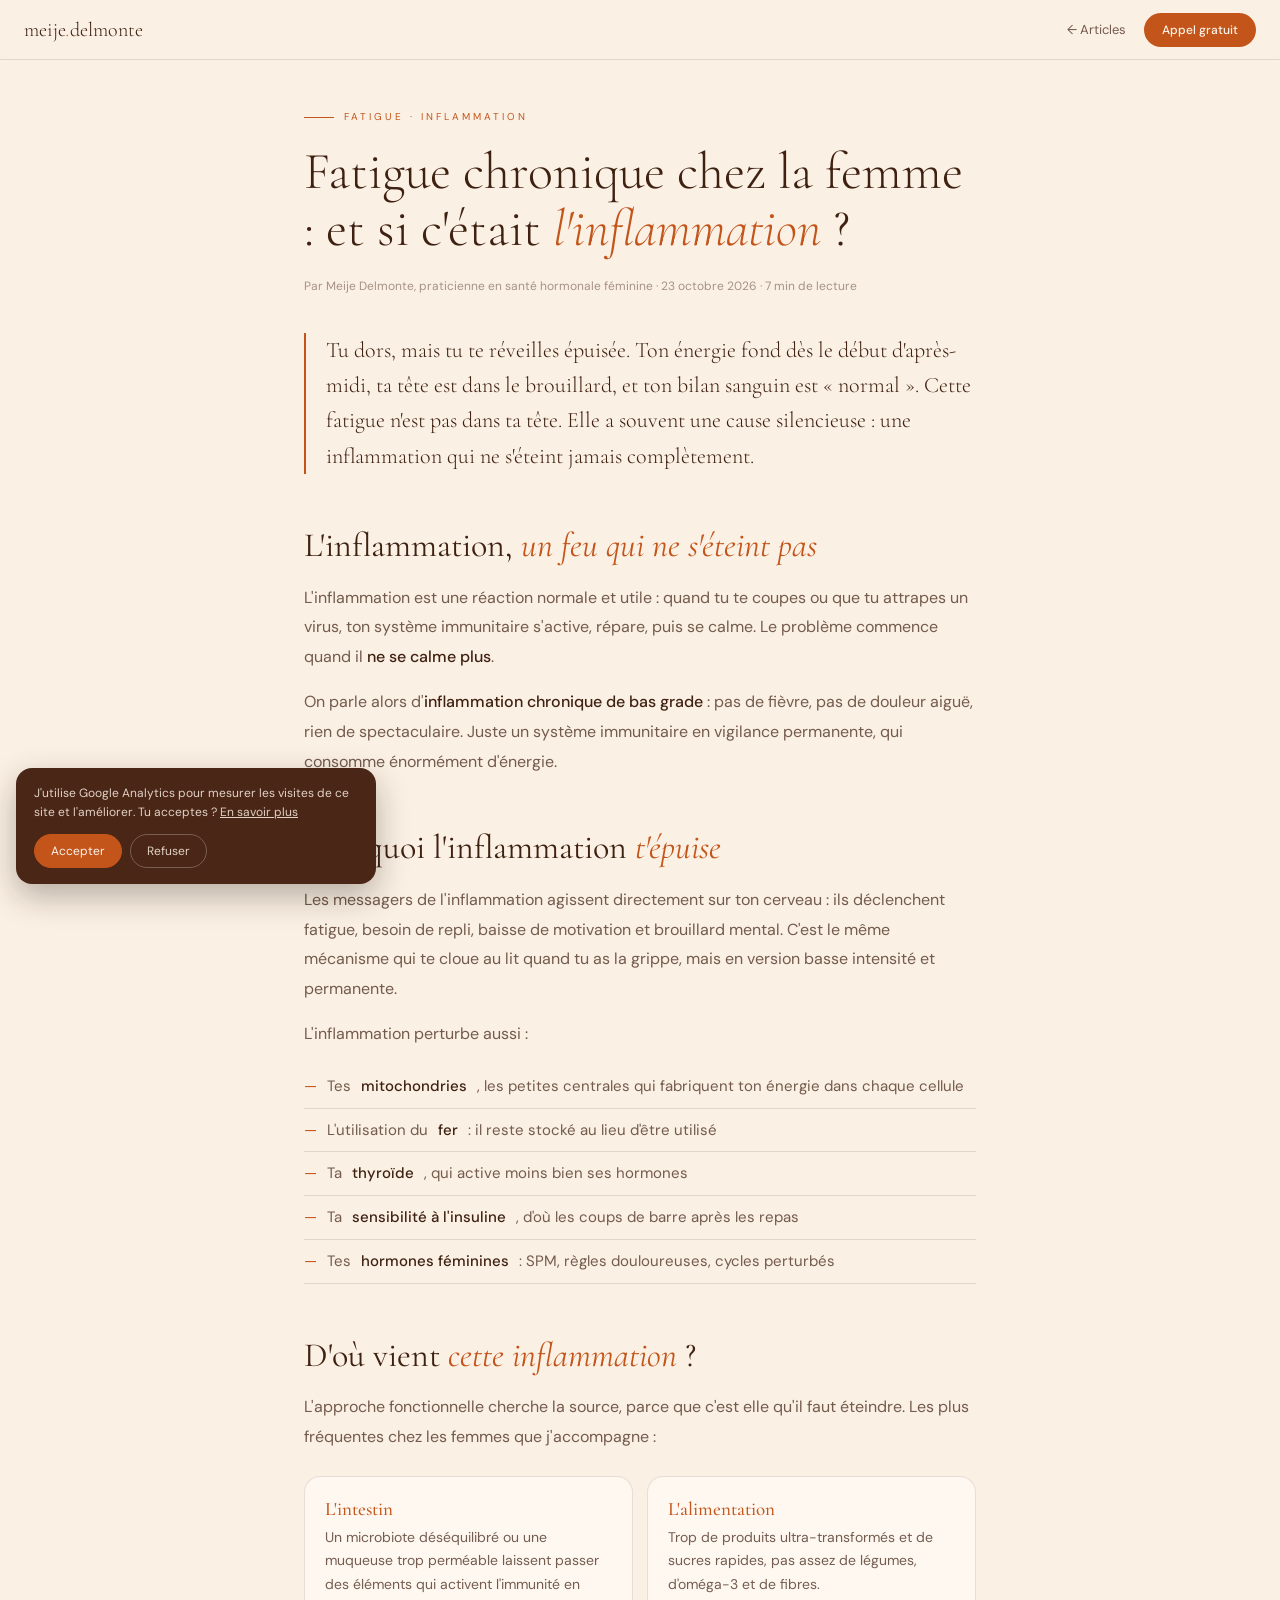
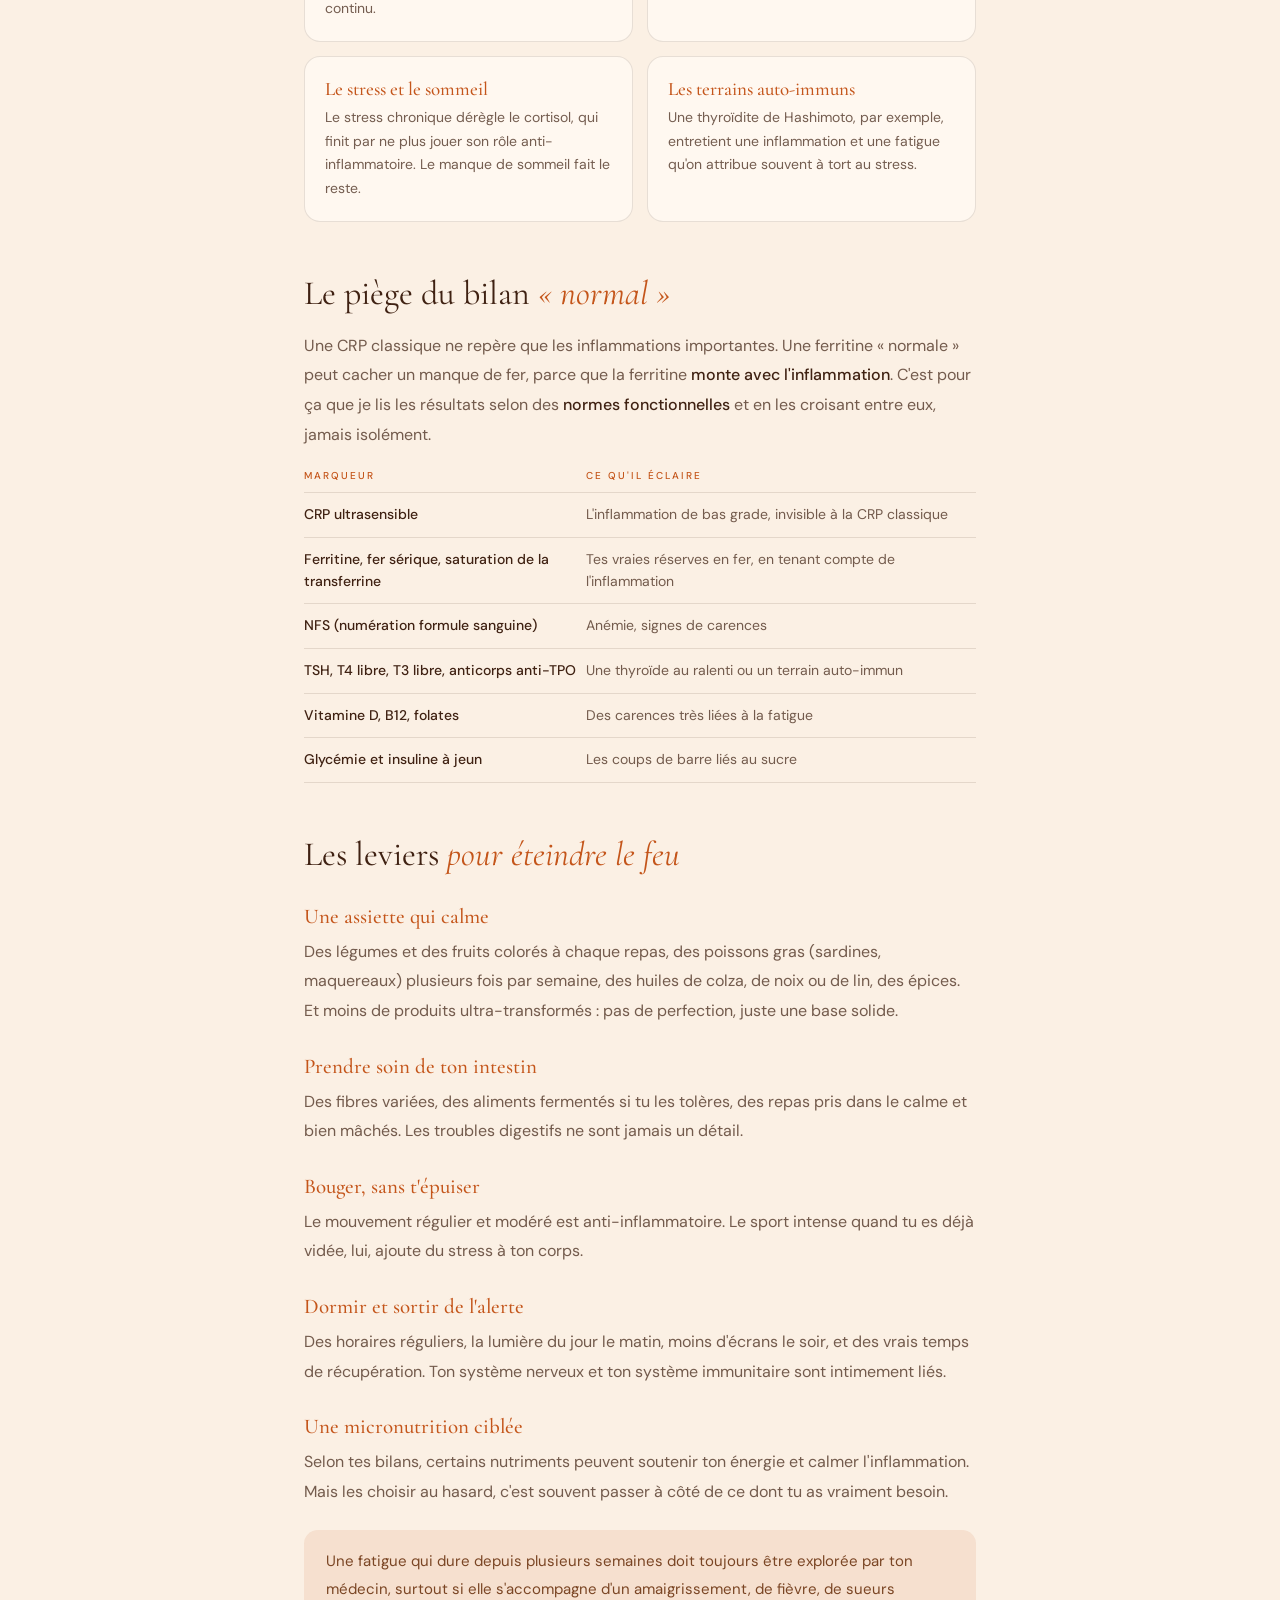
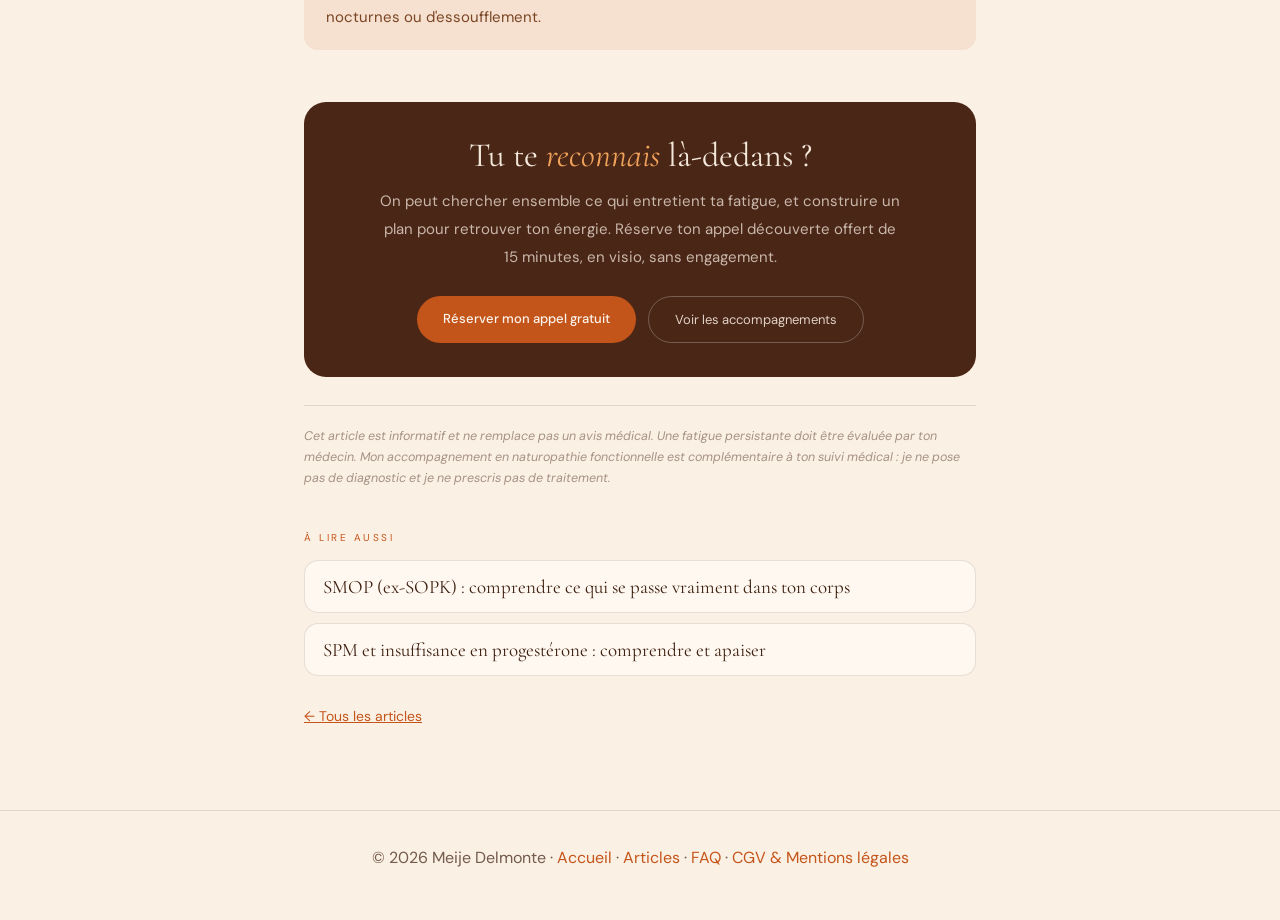
<file: blog/inflammation-fatigue-chronique-femme.html>
<!DOCTYPE html>
<html lang="fr">
<head>
  <meta charset="utf-8" />
  <meta name="viewport" content="width=device-width, initial-scale=1" />
  <title>Fatigue chronique chez la femme : le lien avec l'inflammation — Meije Delmonte</title>
  <meta name="description" content="Tu te réveilles déjà fatiguée et tes bilans sont normaux ? L'inflammation chronique de bas grade peut épuiser ton énergie. Comprendre le lien, les bilans à demander et les leviers en naturopathie fonctionnelle." />
  <link rel="canonical" href="https://meijenaturo.fr/blog/inflammation-fatigue-chronique-femme.html" />
  <meta property="og:type" content="article" />
  <meta property="og:locale" content="fr_FR" />
  <meta property="og:site_name" content="Meije Delmonte" />
  <meta property="og:title" content="Fatigue chronique chez la femme : et si c'était l'inflammation ?" />
  <meta property="og:description" content="Tu te réveilles déjà fatiguée et tes bilans sont normaux ? L'inflammation chronique de bas grade peut épuiser ton énergie. Comprendre le lien, les bilans à demander et les leviers en naturopathie fonctionnelle." />
  <meta property="og:url" content="https://meijenaturo.fr/blog/inflammation-fatigue-chronique-femme.html" />
  <meta property="og:image" content="https://meijenaturo.fr/meije.jpg" />
  <meta name="twitter:card" content="summary_large_image" />
  <script type="application/ld+json">
  {
  "@context": "https://schema.org",
  "@type": "Article",
  "headline": "Fatigue chronique chez la femme : et si c'était l'inflammation ?",
  "description": "Tu te réveilles déjà fatiguée et tes bilans sont normaux ? L'inflammation chronique de bas grade peut épuiser ton énergie. Comprendre le lien, les bilans à demander et les leviers en naturopathie fonctionnelle.",
  "datePublished": "2026-10-23",
  "dateModified": "2026-10-23",
  "inLanguage": "fr-FR",
  "author": {
    "@type": "Person",
    "name": "Meije Delmonte",
    "jobTitle": "Praticienne en santé hormonale féminine",
    "url": "https://meijenaturo.fr/"
  },
  "publisher": {
    "@type": "Organization",
    "name": "Meije Delmonte",
    "url": "https://meijenaturo.fr/"
  },
  "image": "https://meijenaturo.fr/meije.jpg",
  "mainEntityOfPage": "https://meijenaturo.fr/blog/inflammation-fatigue-chronique-femme.html"
}
  </script>
  <link rel="preconnect" href="https://fonts.googleapis.com" />
  <link rel="preconnect" href="https://fonts.gstatic.com" crossorigin />
  <link href="https://fonts.googleapis.com/css2?family=Cormorant+Garamond:ital,wght@0,300;0,400;0,500;1,300;1,400&family=DM+Sans:wght@300;400;500&display=swap" rel="stylesheet" />
  <link rel="stylesheet" href="/blog/article.css" />
</head>
<body>
<nav>
  <a href="/" class="nav-logo">meije<em>.</em>delmonte</a>
  <div class="nav-right">
    <a href="/blog/" class="back">← Articles</a>
    <a href="https://tidycal.com/meijenaturo/appel-decouverte-offert-15mn" target="_blank" rel="noopener" class="nav-cta">Appel gratuit</a>
  </div>
</nav>

<article>
  <p class="label">Fatigue · Inflammation</p>
  <h1>Fatigue chronique chez la femme : et si c'était <em>l'inflammation</em> ?</h1>
  <p class="meta">Par Meije Delmonte, praticienne en santé hormonale féminine · 23 octobre 2026 · 7 min de lecture</p>

  <p class="chapo">Tu dors, mais tu te réveilles épuisée. Ton énergie fond dès le début d'après-midi, ta tête est dans le brouillard, et ton bilan sanguin est « normal ». Cette fatigue n'est pas dans ta tête. Elle a souvent une cause silencieuse : une inflammation qui ne s'éteint jamais complètement.</p>

  <h2>L'inflammation, <em>un feu qui ne s'éteint pas</em></h2>
  <p>L'inflammation est une réaction normale et utile : quand tu te coupes ou que tu attrapes un virus, ton système immunitaire s'active, répare, puis se calme. Le problème commence quand il <strong>ne se calme plus</strong>.</p>
  <p>On parle alors d'<strong>inflammation chronique de bas grade</strong> : pas de fièvre, pas de douleur aiguë, rien de spectaculaire. Juste un système immunitaire en vigilance permanente, qui consomme énormément d'énergie.</p>

  <h2>Pourquoi l'inflammation <em>t'épuise</em></h2>
  <p>Les messagers de l'inflammation agissent directement sur ton cerveau : ils déclenchent fatigue, besoin de repli, baisse de motivation et brouillard mental. C'est le même mécanisme qui te cloue au lit quand tu as la grippe, mais en version basse intensité et permanente.</p>
  <p>L'inflammation perturbe aussi :</p>
  <ul class="dash">
    <li>Tes <strong>mitochondries</strong>, les petites centrales qui fabriquent ton énergie dans chaque cellule</li>
    <li>L'utilisation du <strong>fer</strong> : il reste stocké au lieu d'être utilisé</li>
    <li>Ta <strong>thyroïde</strong>, qui active moins bien ses hormones</li>
    <li>Ta <strong>sensibilité à l'insuline</strong>, d'où les coups de barre après les repas</li>
    <li>Tes <strong>hormones féminines</strong> : SPM, règles douloureuses, cycles perturbés</li>
  </ul>

  <h2>D'où vient <em>cette inflammation</em> ?</h2>
  <p>L'approche fonctionnelle cherche la source, parce que c'est elle qu'il faut éteindre. Les plus fréquentes chez les femmes que j'accompagne :</p>
  <div class="terrains">
    <div class="terrain">
      <h3>L'intestin</h3>
      <p>Un microbiote déséquilibré ou une muqueuse trop perméable laissent passer des éléments qui activent l'immunité en continu.</p>
    </div>
    <div class="terrain">
      <h3>L'alimentation</h3>
      <p>Trop de produits ultra-transformés et de sucres rapides, pas assez de légumes, d'oméga-3 et de fibres.</p>
    </div>
    <div class="terrain">
      <h3>Le stress et le sommeil</h3>
      <p>Le stress chronique dérègle le cortisol, qui finit par ne plus jouer son rôle anti-inflammatoire. Le manque de sommeil fait le reste.</p>
    </div>
    <div class="terrain">
      <h3>Les terrains auto-immuns</h3>
      <p>Une thyroïdite de Hashimoto, par exemple, entretient une inflammation et une fatigue qu'on attribue souvent à tort au stress.</p>
    </div>
  </div>

  <h2>Le piège du bilan <em>« normal »</em></h2>
  <p>Une CRP classique ne repère que les inflammations importantes. Une ferritine « normale » peut cacher un manque de fer, parce que la ferritine <strong>monte avec l'inflammation</strong>. C'est pour ça que je lis les résultats selon des <strong>normes fonctionnelles</strong> et en les croisant entre eux, jamais isolément.</p>
  <table class="bilan">
    <thead><tr><th>Marqueur</th><th>Ce qu'il éclaire</th></tr></thead>
    <tbody>
      <tr><td>CRP ultrasensible</td><td>L'inflammation de bas grade, invisible à la CRP classique</td></tr>
      <tr><td>Ferritine, fer sérique, saturation de la transferrine</td><td>Tes vraies réserves en fer, en tenant compte de l'inflammation</td></tr>
      <tr><td>NFS (numération formule sanguine)</td><td>Anémie, signes de carences</td></tr>
      <tr><td>TSH, T4 libre, T3 libre, anticorps anti-TPO</td><td>Une thyroïde au ralenti ou un terrain auto-immun</td></tr>
      <tr><td>Vitamine D, B12, folates</td><td>Des carences très liées à la fatigue</td></tr>
      <tr><td>Glycémie et insuline à jeun</td><td>Les coups de barre liés au sucre</td></tr>
    </tbody>
  </table>

  <h2>Les leviers <em>pour éteindre le feu</em></h2>
  <h3>Une assiette qui calme</h3>
  <p>Des légumes et des fruits colorés à chaque repas, des poissons gras (sardines, maquereaux) plusieurs fois par semaine, des huiles de colza, de noix ou de lin, des épices. Et moins de produits ultra-transformés : pas de perfection, juste une base solide.</p>
  <h3>Prendre soin de ton intestin</h3>
  <p>Des fibres variées, des aliments fermentés si tu les tolères, des repas pris dans le calme et bien mâchés. Les troubles digestifs ne sont jamais un détail.</p>
  <h3>Bouger, sans t'épuiser</h3>
  <p>Le mouvement régulier et modéré est anti-inflammatoire. Le sport intense quand tu es déjà vidée, lui, ajoute du stress à ton corps.</p>
  <h3>Dormir et sortir de l'alerte</h3>
  <p>Des horaires réguliers, la lumière du jour le matin, moins d'écrans le soir, et des vrais temps de récupération. Ton système nerveux et ton système immunitaire sont intimement liés.</p>
  <h3>Une micronutrition ciblée</h3>
  <p>Selon tes bilans, certains nutriments peuvent soutenir ton énergie et calmer l'inflammation. Mais les choisir au hasard, c'est souvent passer à côté de ce dont tu as vraiment besoin.</p>

  <div class="alert">
    <p>Une fatigue qui dure depuis plusieurs semaines doit toujours être explorée par ton médecin, surtout si elle s'accompagne d'un amaigrissement, de fièvre, de sueurs nocturnes ou d'essoufflement.</p>
  </div>

  <div class="cta">
    <h2>Tu te <em>reconnais</em> là-dedans ?</h2>
    <p>On peut chercher ensemble ce qui entretient ta fatigue, et construire un plan pour retrouver ton énergie. Réserve ton appel découverte offert de 15 minutes, en visio, sans engagement.</p>
    <div class="cta-actions">
      <a href="https://tidycal.com/meijenaturo/appel-decouverte-offert-15mn" target="_blank" rel="noopener" class="btn-p">Réserver mon appel gratuit</a>
      <a href="/#offre" class="btn-g">Voir les accompagnements</a>
    </div>
  </div>

  <p class="disclaimer">Cet article est informatif et ne remplace pas un avis médical. Une fatigue persistante doit être évaluée par ton médecin. Mon accompagnement en naturopathie fonctionnelle est complémentaire à ton suivi médical : je ne pose pas de diagnostic et je ne prescris pas de traitement.</p>

  <div class="related">
    <p class="related-title">À lire aussi</p>
    <a href="/blog/smop-sopk-approche-fonctionnelle.html">SMOP (ex-SOPK) : comprendre ce qui se passe vraiment dans ton corps</a>
    <a href="/blog/spm-insuffisance-progesterone.html">SPM et insuffisance en progestérone : comprendre et apaiser</a>
  </div>
  <p class="more"><a href="/blog/">← Tous les articles</a></p>
</article>

<footer>
  <p>© 2026 Meije Delmonte · <a href="/">Accueil</a> · <a href="/blog/">Articles</a> · <a href="/faq.html">FAQ</a> · <a href="/cgv.html">CGV &amp; Mentions légales</a></p>
</footer>

<div class="cookie" id="cookie" role="dialog" aria-label="Mesure d'audience">
  J'utilise Google Analytics pour mesurer les visites de ce site et l'améliorer. Tu acceptes ? <a href="/cgv.html">En savoir plus</a>
  <div class="cookie-btns">
    <button type="button" class="ok" id="cookie-yes">Accepter</button>
    <button type="button" id="cookie-no">Refuser</button>
  </div>
</div>
<script src="/blog/consent.js"></script>
</body>
</html>
</file>
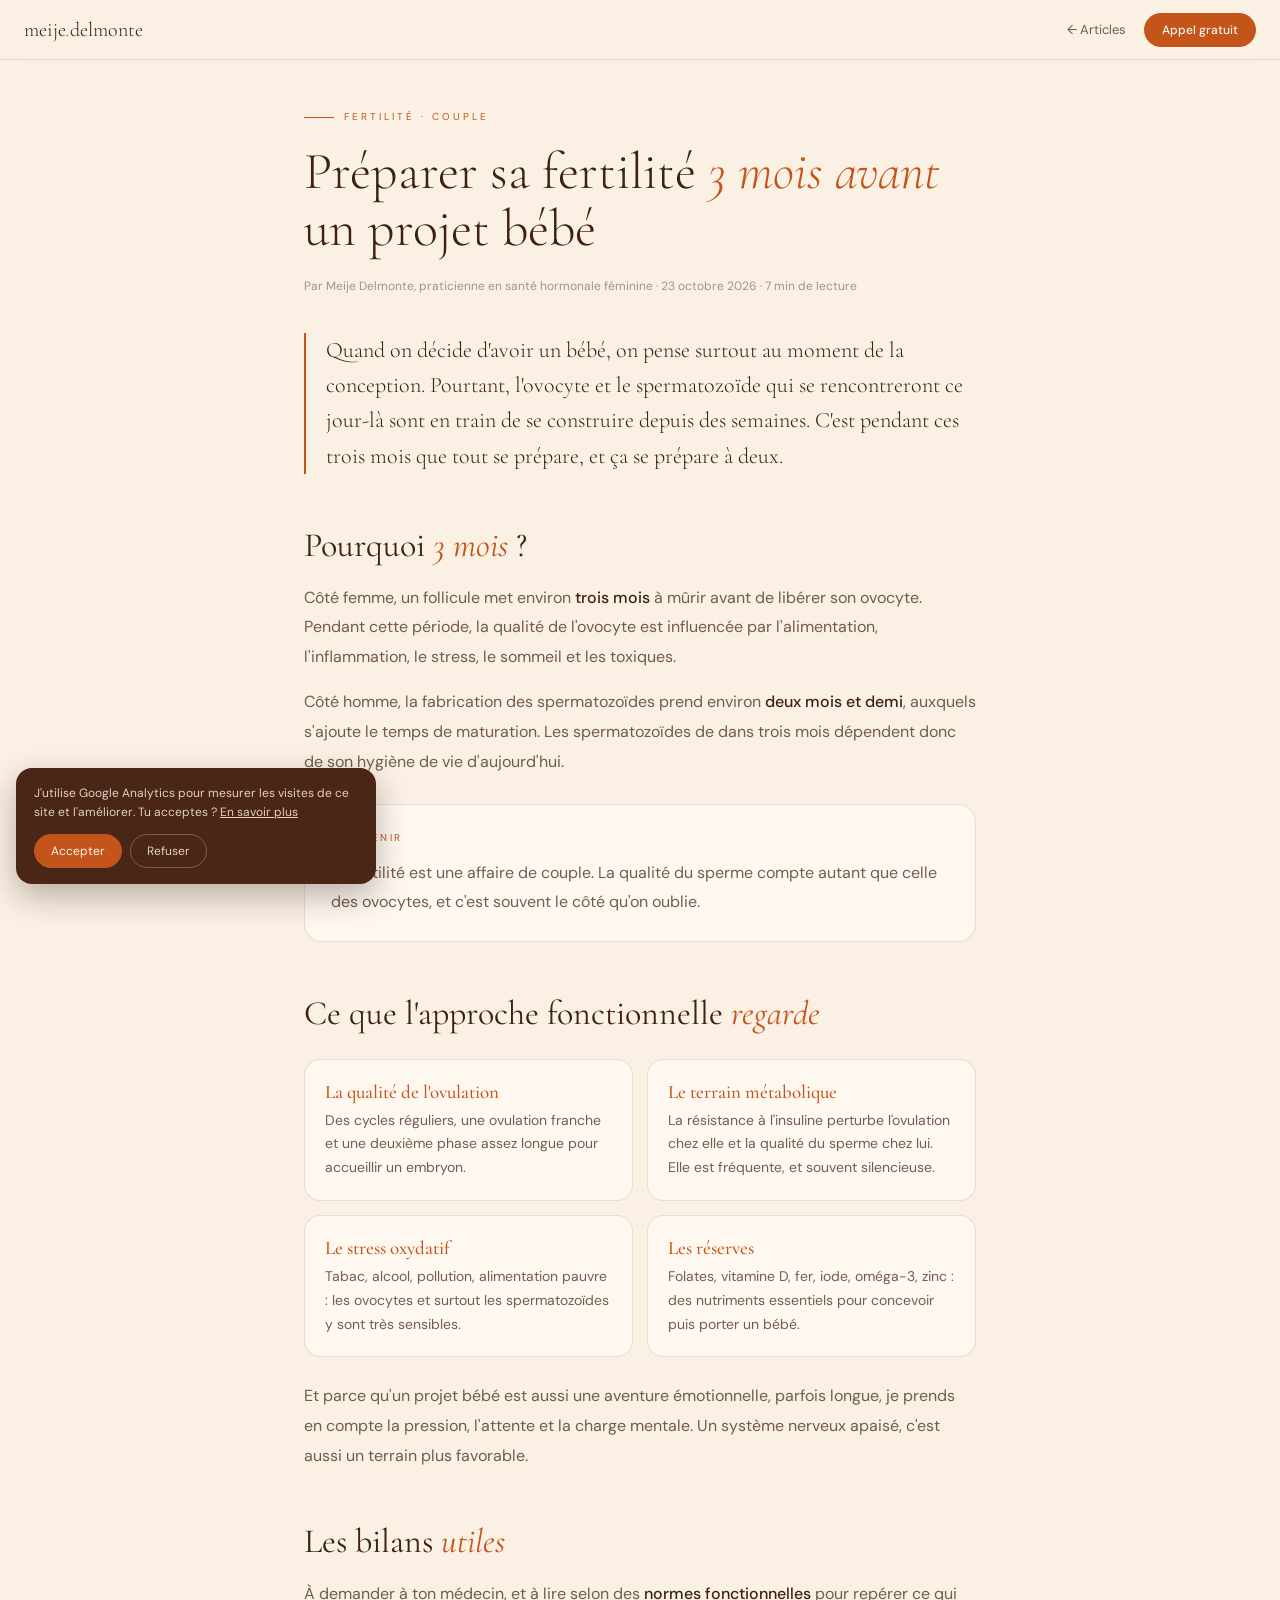
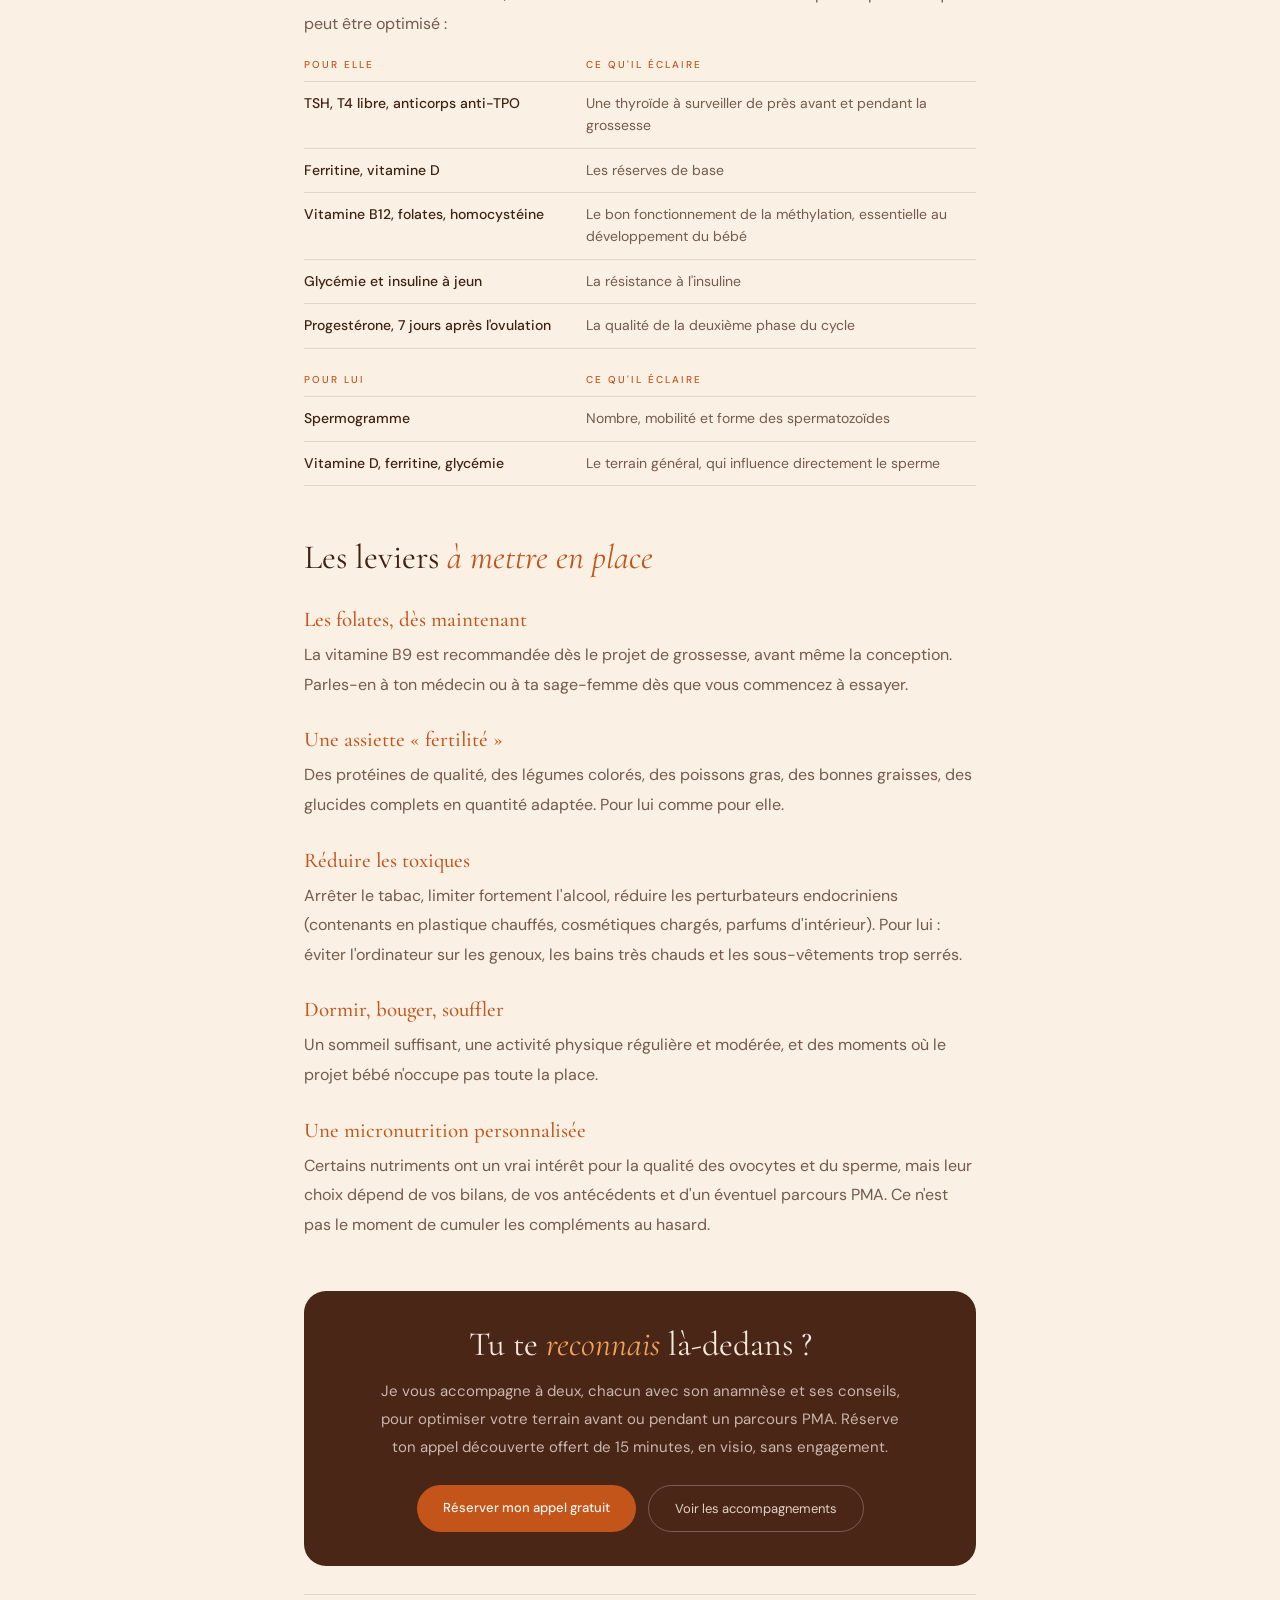
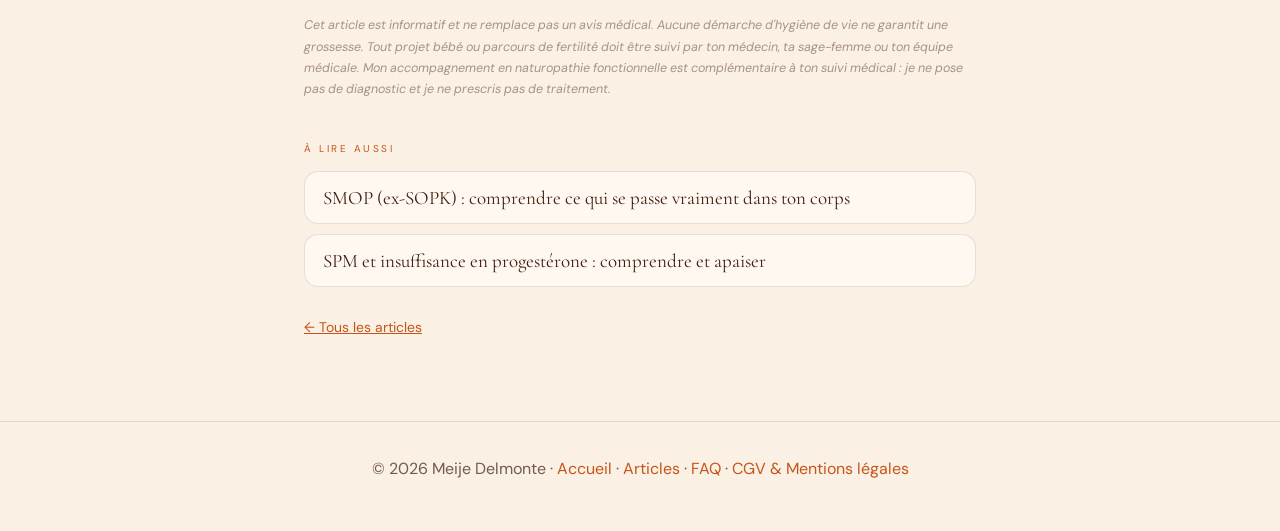
<file: blog/preparer-fertilite-3-mois.html>
<!DOCTYPE html>
<html lang="fr">
<head>
  <meta charset="utf-8" />
  <meta name="viewport" content="width=device-width, initial-scale=1" />
  <title>Préparer sa fertilité 3 mois avant un projet bébé — Meije Delmonte</title>
  <meta name="description" content="Pourquoi préparer sa fertilité 3 mois avant de concevoir, pour elle et pour lui : ovocytes, spermatozoïdes, bilans à demander et leviers d'hygiène de vie avec la naturopathie fonctionnelle." />
  <link rel="canonical" href="https://meijenaturo.fr/blog/preparer-fertilite-3-mois.html" />
  <meta property="og:type" content="article" />
  <meta property="og:locale" content="fr_FR" />
  <meta property="og:site_name" content="Meije Delmonte" />
  <meta property="og:title" content="Préparer sa fertilité 3 mois avant un projet bébé" />
  <meta property="og:description" content="Pourquoi préparer sa fertilité 3 mois avant de concevoir, pour elle et pour lui : ovocytes, spermatozoïdes, bilans à demander et leviers d'hygiène de vie avec la naturopathie fonctionnelle." />
  <meta property="og:url" content="https://meijenaturo.fr/blog/preparer-fertilite-3-mois.html" />
  <meta property="og:image" content="https://meijenaturo.fr/meije.jpg" />
  <meta name="twitter:card" content="summary_large_image" />
  <script type="application/ld+json">
  {
  "@context": "https://schema.org",
  "@type": "Article",
  "headline": "Préparer sa fertilité 3 mois avant un projet bébé",
  "description": "Pourquoi préparer sa fertilité 3 mois avant de concevoir, pour elle et pour lui : ovocytes, spermatozoïdes, bilans à demander et leviers d'hygiène de vie avec la naturopathie fonctionnelle.",
  "datePublished": "2026-10-23",
  "dateModified": "2026-10-23",
  "inLanguage": "fr-FR",
  "author": {
    "@type": "Person",
    "name": "Meije Delmonte",
    "jobTitle": "Praticienne en santé hormonale féminine",
    "url": "https://meijenaturo.fr/"
  },
  "publisher": {
    "@type": "Organization",
    "name": "Meije Delmonte",
    "url": "https://meijenaturo.fr/"
  },
  "image": "https://meijenaturo.fr/meije.jpg",
  "mainEntityOfPage": "https://meijenaturo.fr/blog/preparer-fertilite-3-mois.html"
}
  </script>
  <link rel="preconnect" href="https://fonts.googleapis.com" />
  <link rel="preconnect" href="https://fonts.gstatic.com" crossorigin />
  <link href="https://fonts.googleapis.com/css2?family=Cormorant+Garamond:ital,wght@0,300;0,400;0,500;1,300;1,400&family=DM+Sans:wght@300;400;500&display=swap" rel="stylesheet" />
  <link rel="stylesheet" href="/blog/article.css" />
</head>
<body>
<nav>
  <a href="/" class="nav-logo">meije<em>.</em>delmonte</a>
  <div class="nav-right">
    <a href="/blog/" class="back">← Articles</a>
    <a href="https://tidycal.com/meijenaturo/appel-decouverte-offert-15mn" target="_blank" rel="noopener" class="nav-cta">Appel gratuit</a>
  </div>
</nav>

<article>
  <p class="label">Fertilité · Couple</p>
  <h1>Préparer sa fertilité <em>3 mois avant</em> un projet bébé</h1>
  <p class="meta">Par Meije Delmonte, praticienne en santé hormonale féminine · 23 octobre 2026 · 7 min de lecture</p>

  <p class="chapo">Quand on décide d'avoir un bébé, on pense surtout au moment de la conception. Pourtant, l'ovocyte et le spermatozoïde qui se rencontreront ce jour-là sont en train de se construire depuis des semaines. C'est pendant ces trois mois que tout se prépare, et ça se prépare à deux.</p>

  <h2>Pourquoi <em>3 mois</em> ?</h2>
  <p>Côté femme, un follicule met environ <strong>trois mois</strong> à mûrir avant de libérer son ovocyte. Pendant cette période, la qualité de l'ovocyte est influencée par l'alimentation, l'inflammation, le stress, le sommeil et les toxiques.</p>
  <p>Côté homme, la fabrication des spermatozoïdes prend environ <strong>deux mois et demi</strong>, auxquels s'ajoute le temps de maturation. Les spermatozoïdes de dans trois mois dépendent donc de son hygiène de vie d'aujourd'hui.</p>
  <div class="box">
    <p class="box-title">À retenir</p>
    <p>La fertilité est une affaire de couple. La qualité du sperme compte autant que celle des ovocytes, et c'est souvent le côté qu'on oublie.</p>
  </div>

  <h2>Ce que l'approche fonctionnelle <em>regarde</em></h2>
  <div class="terrains">
    <div class="terrain">
      <h3>La qualité de l'ovulation</h3>
      <p>Des cycles réguliers, une ovulation franche et une deuxième phase assez longue pour accueillir un embryon.</p>
    </div>
    <div class="terrain">
      <h3>Le terrain métabolique</h3>
      <p>La résistance à l'insuline perturbe l'ovulation chez elle et la qualité du sperme chez lui. Elle est fréquente, et souvent silencieuse.</p>
    </div>
    <div class="terrain">
      <h3>Le stress oxydatif</h3>
      <p>Tabac, alcool, pollution, alimentation pauvre : les ovocytes et surtout les spermatozoïdes y sont très sensibles.</p>
    </div>
    <div class="terrain">
      <h3>Les réserves</h3>
      <p>Folates, vitamine D, fer, iode, oméga-3, zinc : des nutriments essentiels pour concevoir puis porter un bébé.</p>
    </div>
  </div>
  <p>Et parce qu'un projet bébé est aussi une aventure émotionnelle, parfois longue, je prends en compte la pression, l'attente et la charge mentale. Un système nerveux apaisé, c'est aussi un terrain plus favorable.</p>

  <h2>Les bilans <em>utiles</em></h2>
  <p>À demander à ton médecin, et à lire selon des <strong>normes fonctionnelles</strong> pour repérer ce qui peut être optimisé :</p>
  <table class="bilan">
    <thead><tr><th>Pour elle</th><th>Ce qu'il éclaire</th></tr></thead>
    <tbody>
      <tr><td>TSH, T4 libre, anticorps anti-TPO</td><td>Une thyroïde à surveiller de près avant et pendant la grossesse</td></tr>
      <tr><td>Ferritine, vitamine D</td><td>Les réserves de base</td></tr>
      <tr><td>Vitamine B12, folates, homocystéine</td><td>Le bon fonctionnement de la méthylation, essentielle au développement du bébé</td></tr>
      <tr><td>Glycémie et insuline à jeun</td><td>La résistance à l'insuline</td></tr>
      <tr><td>Progestérone, 7 jours après l'ovulation</td><td>La qualité de la deuxième phase du cycle</td></tr>
    </tbody>
  </table>
  <table class="bilan">
    <thead><tr><th>Pour lui</th><th>Ce qu'il éclaire</th></tr></thead>
    <tbody>
      <tr><td>Spermogramme</td><td>Nombre, mobilité et forme des spermatozoïdes</td></tr>
      <tr><td>Vitamine D, ferritine, glycémie</td><td>Le terrain général, qui influence directement le sperme</td></tr>
    </tbody>
  </table>

  <h2>Les leviers <em>à mettre en place</em></h2>
  <h3>Les folates, dès maintenant</h3>
  <p>La vitamine B9 est recommandée dès le projet de grossesse, avant même la conception. Parles-en à ton médecin ou à ta sage-femme dès que vous commencez à essayer.</p>
  <h3>Une assiette « fertilité »</h3>
  <p>Des protéines de qualité, des légumes colorés, des poissons gras, des bonnes graisses, des glucides complets en quantité adaptée. Pour lui comme pour elle.</p>
  <h3>Réduire les toxiques</h3>
  <p>Arrêter le tabac, limiter fortement l'alcool, réduire les perturbateurs endocriniens (contenants en plastique chauffés, cosmétiques chargés, parfums d'intérieur). Pour lui : éviter l'ordinateur sur les genoux, les bains très chauds et les sous-vêtements trop serrés.</p>
  <h3>Dormir, bouger, souffler</h3>
  <p>Un sommeil suffisant, une activité physique régulière et modérée, et des moments où le projet bébé n'occupe pas toute la place.</p>
  <h3>Une micronutrition personnalisée</h3>
  <p>Certains nutriments ont un vrai intérêt pour la qualité des ovocytes et du sperme, mais leur choix dépend de vos bilans, de vos antécédents et d'un éventuel parcours PMA. Ce n'est pas le moment de cumuler les compléments au hasard.</p>


  <div class="cta">
    <h2>Tu te <em>reconnais</em> là-dedans ?</h2>
    <p>Je vous accompagne à deux, chacun avec son anamnèse et ses conseils, pour optimiser votre terrain avant ou pendant un parcours PMA. Réserve ton appel découverte offert de 15 minutes, en visio, sans engagement.</p>
    <div class="cta-actions">
      <a href="https://tidycal.com/meijenaturo/appel-decouverte-offert-15mn" target="_blank" rel="noopener" class="btn-p">Réserver mon appel gratuit</a>
      <a href="/#offre" class="btn-g">Voir les accompagnements</a>
    </div>
  </div>

  <p class="disclaimer">Cet article est informatif et ne remplace pas un avis médical. Aucune démarche d'hygiène de vie ne garantit une grossesse. Tout projet bébé ou parcours de fertilité doit être suivi par ton médecin, ta sage-femme ou ton équipe médicale. Mon accompagnement en naturopathie fonctionnelle est complémentaire à ton suivi médical : je ne pose pas de diagnostic et je ne prescris pas de traitement.</p>

  <div class="related">
    <p class="related-title">À lire aussi</p>
    <a href="/blog/smop-sopk-approche-fonctionnelle.html">SMOP (ex-SOPK) : comprendre ce qui se passe vraiment dans ton corps</a>
    <a href="/blog/spm-insuffisance-progesterone.html">SPM et insuffisance en progestérone : comprendre et apaiser</a>
  </div>
  <p class="more"><a href="/blog/">← Tous les articles</a></p>
</article>

<footer>
  <p>© 2026 Meije Delmonte · <a href="/">Accueil</a> · <a href="/blog/">Articles</a> · <a href="/faq.html">FAQ</a> · <a href="/cgv.html">CGV &amp; Mentions légales</a></p>
</footer>

<div class="cookie" id="cookie" role="dialog" aria-label="Mesure d'audience">
  J'utilise Google Analytics pour mesurer les visites de ce site et l'améliorer. Tu acceptes ? <a href="/cgv.html">En savoir plus</a>
  <div class="cookie-btns">
    <button type="button" class="ok" id="cookie-yes">Accepter</button>
    <button type="button" id="cookie-no">Refuser</button>
  </div>
</div>
<script src="/blog/consent.js"></script>
</body>
</html>
</file>
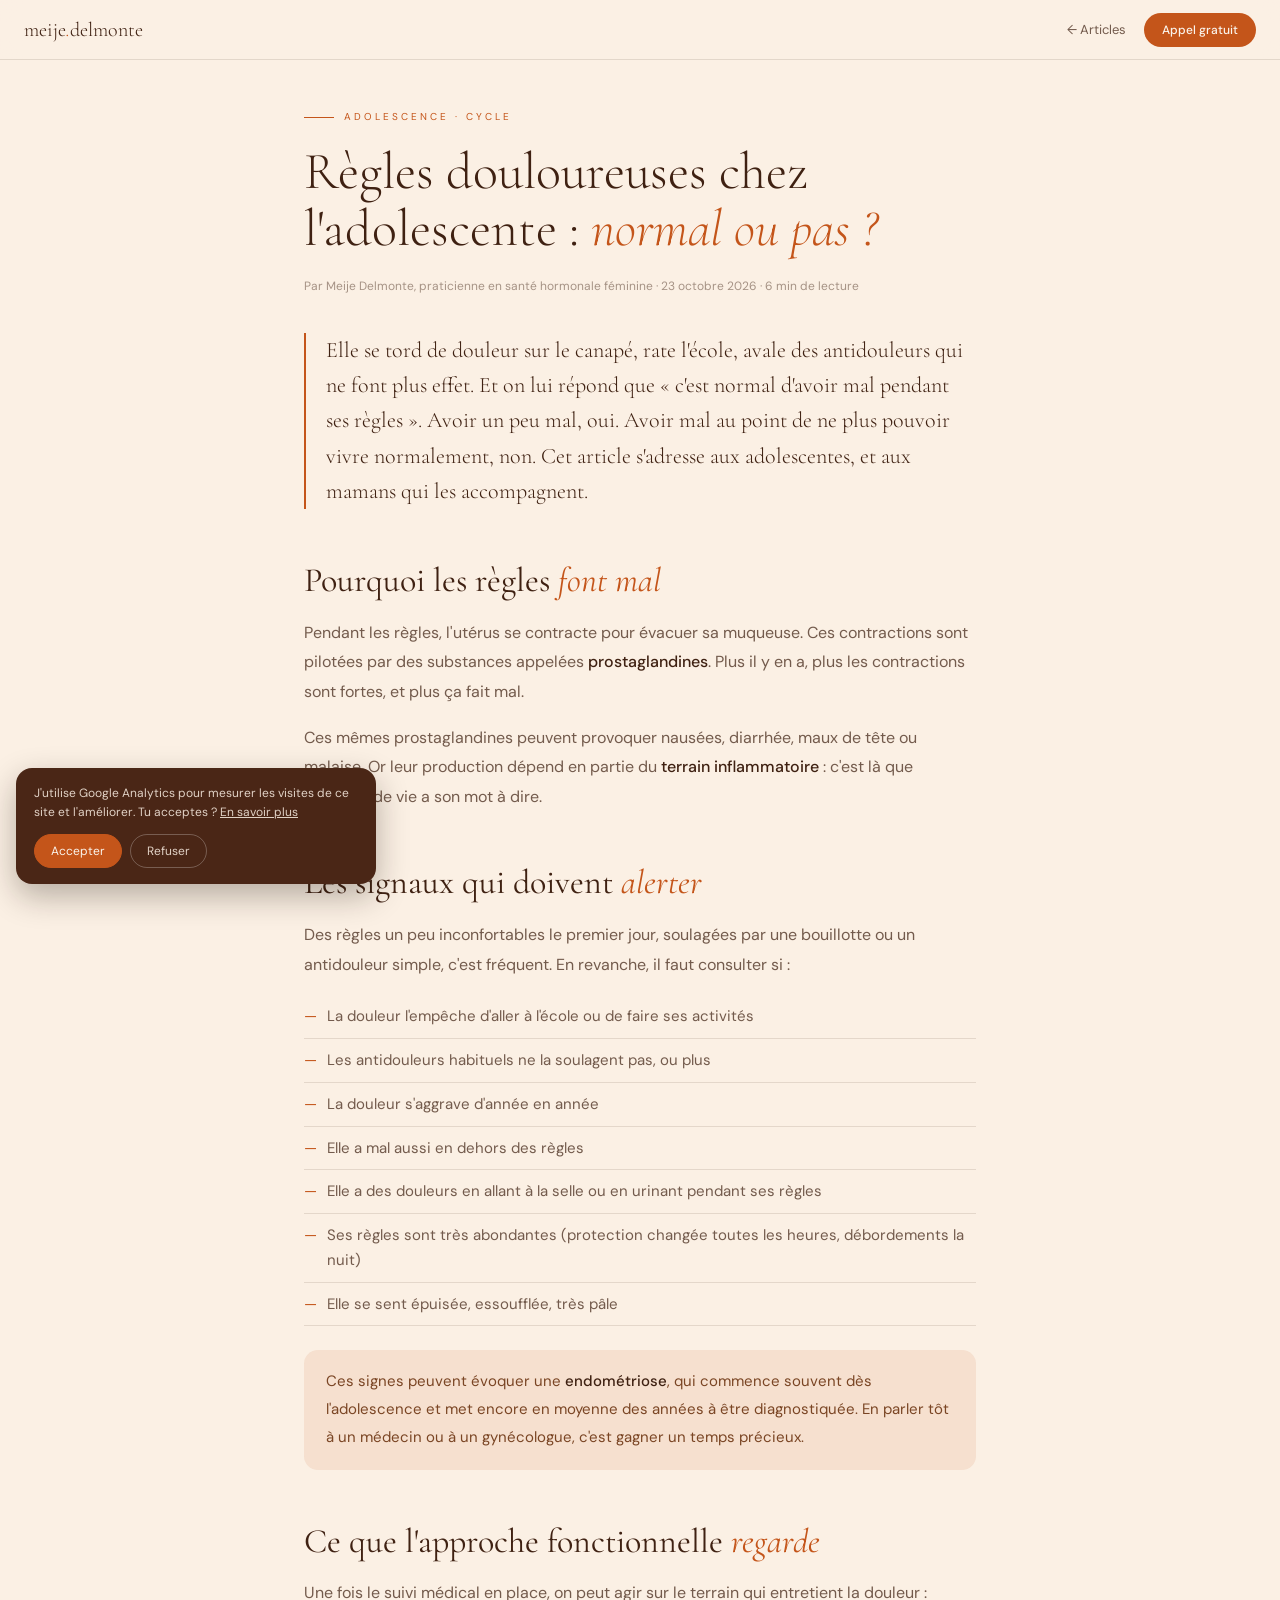
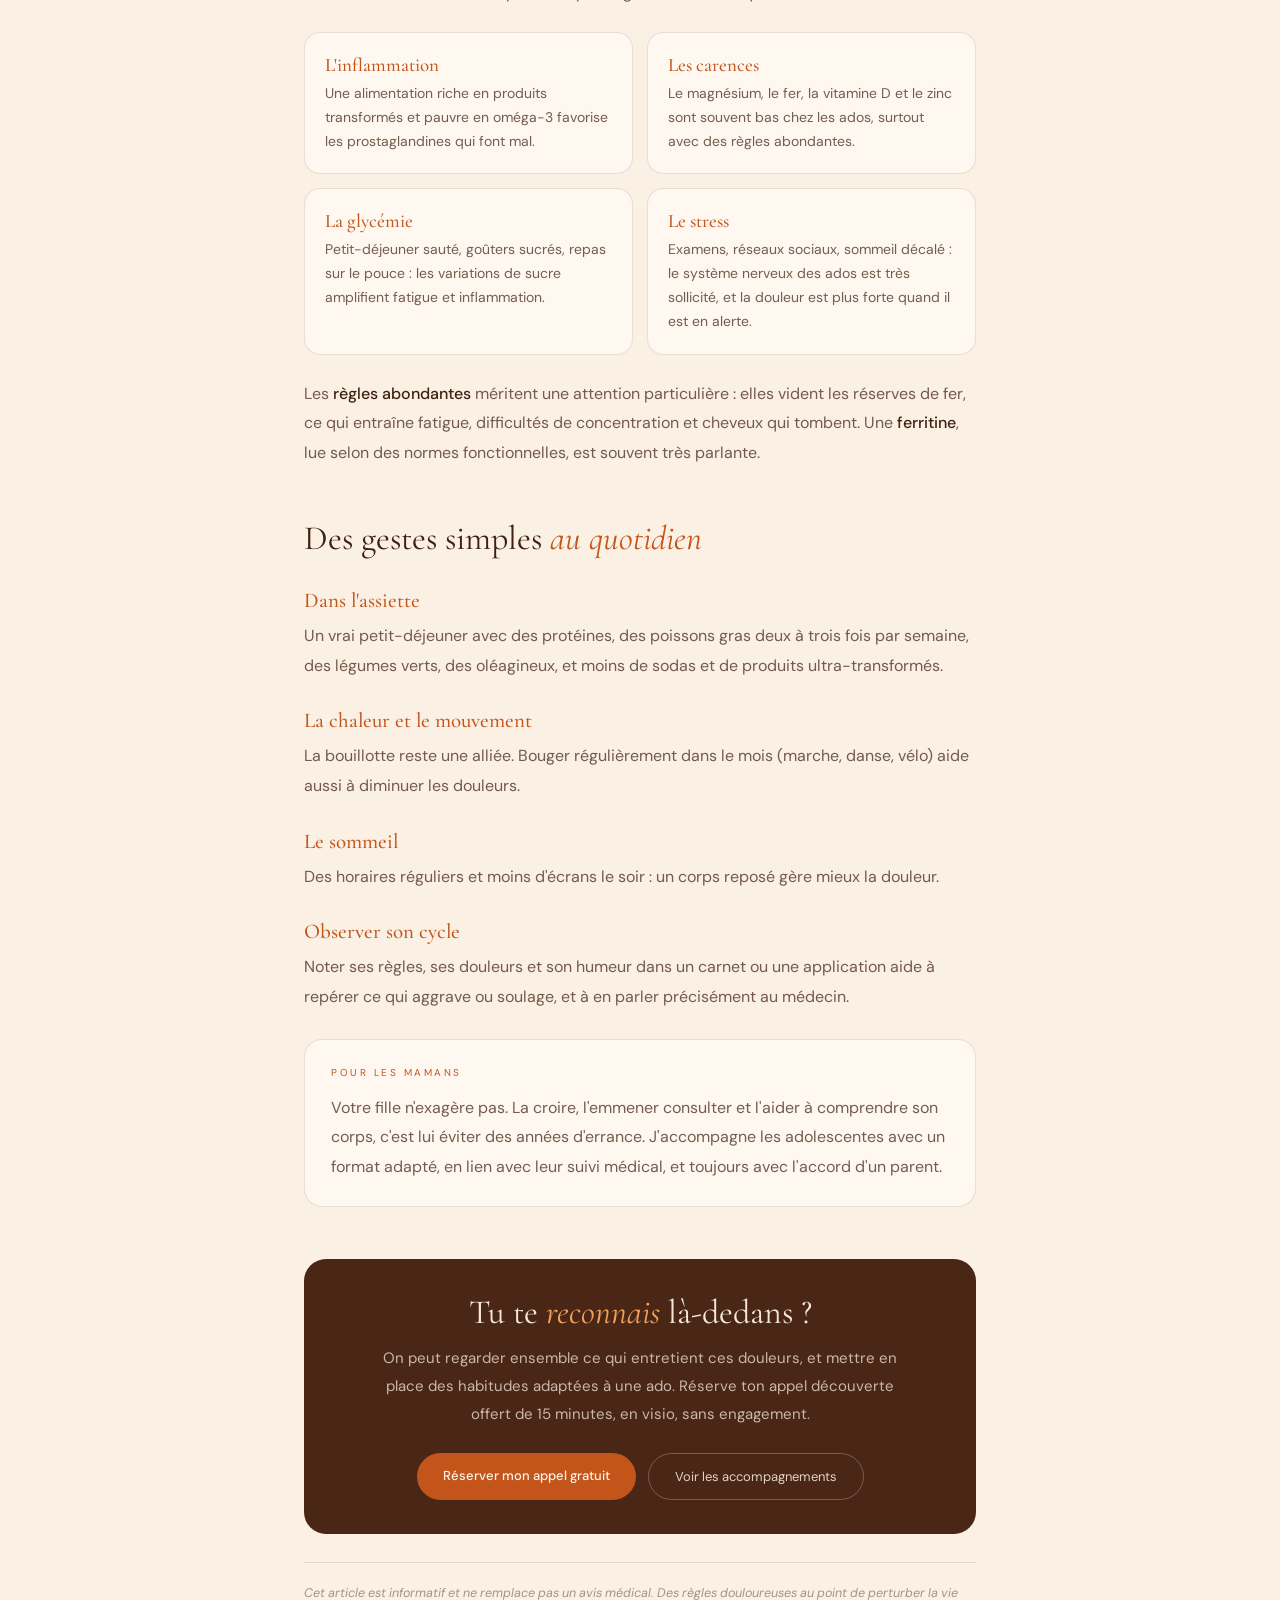
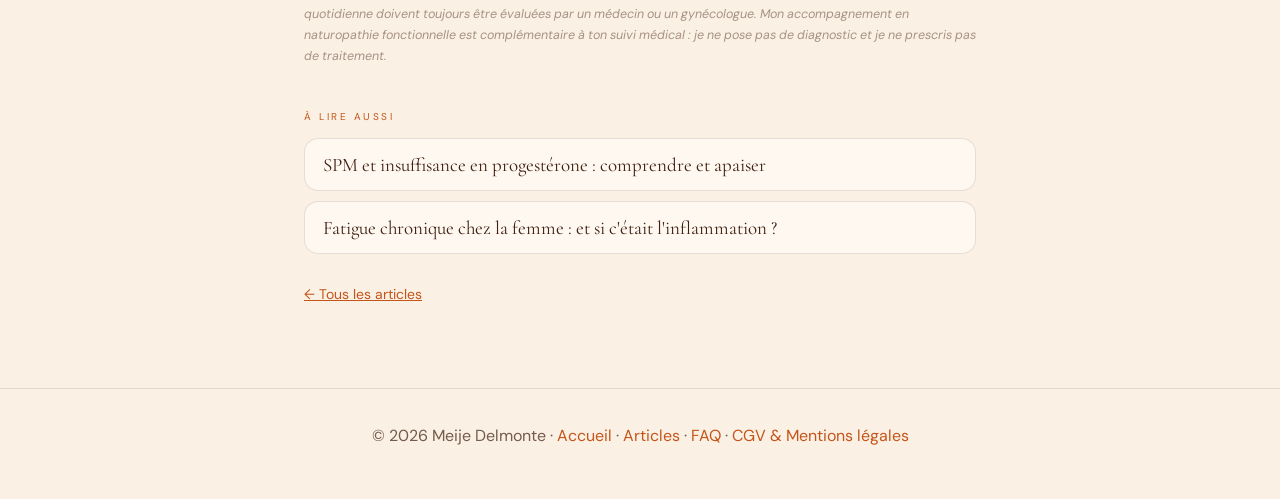
<file: blog/regles-douloureuses-adolescente.html>
<!DOCTYPE html>
<html lang="fr">
<head>
  <meta charset="utf-8" />
  <meta name="viewport" content="width=device-width, initial-scale=1" />
  <title>Règles douloureuses chez l'adolescente : quand s'inquiéter — Meije Delmonte</title>
  <meta name="description" content="Ta fille manque les cours à cause de ses règles ? Douleurs normales ou signe d'alerte, endométriose, rôle de l'inflammation et de l'alimentation : ce qu'il faut savoir et comment l'accompagner." />
  <link rel="canonical" href="https://meijenaturo.fr/blog/regles-douloureuses-adolescente.html" />
  <meta property="og:type" content="article" />
  <meta property="og:locale" content="fr_FR" />
  <meta property="og:site_name" content="Meije Delmonte" />
  <meta property="og:title" content="Règles douloureuses chez l'adolescente : normal ou pas ?" />
  <meta property="og:description" content="Ta fille manque les cours à cause de ses règles ? Douleurs normales ou signe d'alerte, endométriose, rôle de l'inflammation et de l'alimentation : ce qu'il faut savoir et comment l'accompagner." />
  <meta property="og:url" content="https://meijenaturo.fr/blog/regles-douloureuses-adolescente.html" />
  <meta property="og:image" content="https://meijenaturo.fr/meije.jpg" />
  <meta name="twitter:card" content="summary_large_image" />
  <script type="application/ld+json">
  {
  "@context": "https://schema.org",
  "@type": "Article",
  "headline": "Règles douloureuses chez l'adolescente : normal ou pas ?",
  "description": "Ta fille manque les cours à cause de ses règles ? Douleurs normales ou signe d'alerte, endométriose, rôle de l'inflammation et de l'alimentation : ce qu'il faut savoir et comment l'accompagner.",
  "datePublished": "2026-10-23",
  "dateModified": "2026-10-23",
  "inLanguage": "fr-FR",
  "author": {
    "@type": "Person",
    "name": "Meije Delmonte",
    "jobTitle": "Praticienne en santé hormonale féminine",
    "url": "https://meijenaturo.fr/"
  },
  "publisher": {
    "@type": "Organization",
    "name": "Meije Delmonte",
    "url": "https://meijenaturo.fr/"
  },
  "image": "https://meijenaturo.fr/meije.jpg",
  "mainEntityOfPage": "https://meijenaturo.fr/blog/regles-douloureuses-adolescente.html"
}
  </script>
  <link rel="preconnect" href="https://fonts.googleapis.com" />
  <link rel="preconnect" href="https://fonts.gstatic.com" crossorigin />
  <link href="https://fonts.googleapis.com/css2?family=Cormorant+Garamond:ital,wght@0,300;0,400;0,500;1,300;1,400&family=DM+Sans:wght@300;400;500&display=swap" rel="stylesheet" />
  <link rel="stylesheet" href="/blog/article.css" />
</head>
<body>
<nav>
  <a href="/" class="nav-logo">meije<em>.</em>delmonte</a>
  <div class="nav-right">
    <a href="/blog/" class="back">← Articles</a>
    <a href="https://tidycal.com/meijenaturo/appel-decouverte-offert-15mn" target="_blank" rel="noopener" class="nav-cta">Appel gratuit</a>
  </div>
</nav>

<article>
  <p class="label">Adolescence · Cycle</p>
  <h1>Règles douloureuses chez l'adolescente : <em>normal ou pas ?</em></h1>
  <p class="meta">Par Meije Delmonte, praticienne en santé hormonale féminine · 23 octobre 2026 · 6 min de lecture</p>

  <p class="chapo">Elle se tord de douleur sur le canapé, rate l'école, avale des antidouleurs qui ne font plus effet. Et on lui répond que « c'est normal d'avoir mal pendant ses règles ». Avoir un peu mal, oui. Avoir mal au point de ne plus pouvoir vivre normalement, non. Cet article s'adresse aux adolescentes, et aux mamans qui les accompagnent.</p>

  <h2>Pourquoi les règles <em>font mal</em></h2>
  <p>Pendant les règles, l'utérus se contracte pour évacuer sa muqueuse. Ces contractions sont pilotées par des substances appelées <strong>prostaglandines</strong>. Plus il y en a, plus les contractions sont fortes, et plus ça fait mal.</p>
  <p>Ces mêmes prostaglandines peuvent provoquer nausées, diarrhée, maux de tête ou malaise. Or leur production dépend en partie du <strong>terrain inflammatoire</strong> : c'est là que l'hygiène de vie a son mot à dire.</p>

  <h2>Les signaux qui doivent <em>alerter</em></h2>
  <p>Des règles un peu inconfortables le premier jour, soulagées par une bouillotte ou un antidouleur simple, c'est fréquent. En revanche, il faut consulter si :</p>
  <ul class="dash">
    <li>La douleur l'empêche d'aller à l'école ou de faire ses activités</li>
    <li>Les antidouleurs habituels ne la soulagent pas, ou plus</li>
    <li>La douleur s'aggrave d'année en année</li>
    <li>Elle a mal aussi en dehors des règles</li>
    <li>Elle a des douleurs en allant à la selle ou en urinant pendant ses règles</li>
    <li>Ses règles sont très abondantes (protection changée toutes les heures, débordements la nuit)</li>
    <li>Elle se sent épuisée, essoufflée, très pâle</li>
  </ul>
  <div class="alert">
    <p>Ces signes peuvent évoquer une <strong>endométriose</strong>, qui commence souvent dès l'adolescence et met encore en moyenne des années à être diagnostiquée. En parler tôt à un médecin ou à un gynécologue, c'est gagner un temps précieux.</p>
  </div>

  <h2>Ce que l'approche fonctionnelle <em>regarde</em></h2>
  <p>Une fois le suivi médical en place, on peut agir sur le terrain qui entretient la douleur :</p>
  <div class="terrains">
    <div class="terrain">
      <h3>L'inflammation</h3>
      <p>Une alimentation riche en produits transformés et pauvre en oméga-3 favorise les prostaglandines qui font mal.</p>
    </div>
    <div class="terrain">
      <h3>Les carences</h3>
      <p>Le magnésium, le fer, la vitamine D et le zinc sont souvent bas chez les ados, surtout avec des règles abondantes.</p>
    </div>
    <div class="terrain">
      <h3>La glycémie</h3>
      <p>Petit-déjeuner sauté, goûters sucrés, repas sur le pouce : les variations de sucre amplifient fatigue et inflammation.</p>
    </div>
    <div class="terrain">
      <h3>Le stress</h3>
      <p>Examens, réseaux sociaux, sommeil décalé : le système nerveux des ados est très sollicité, et la douleur est plus forte quand il est en alerte.</p>
    </div>
  </div>
  <p>Les <strong>règles abondantes</strong> méritent une attention particulière : elles vident les réserves de fer, ce qui entraîne fatigue, difficultés de concentration et cheveux qui tombent. Une <strong>ferritine</strong>, lue selon des normes fonctionnelles, est souvent très parlante.</p>

  <h2>Des gestes simples <em>au quotidien</em></h2>
  <h3>Dans l'assiette</h3>
  <p>Un vrai petit-déjeuner avec des protéines, des poissons gras deux à trois fois par semaine, des légumes verts, des oléagineux, et moins de sodas et de produits ultra-transformés.</p>
  <h3>La chaleur et le mouvement</h3>
  <p>La bouillotte reste une alliée. Bouger régulièrement dans le mois (marche, danse, vélo) aide aussi à diminuer les douleurs.</p>
  <h3>Le sommeil</h3>
  <p>Des horaires réguliers et moins d'écrans le soir : un corps reposé gère mieux la douleur.</p>
  <h3>Observer son cycle</h3>
  <p>Noter ses règles, ses douleurs et son humeur dans un carnet ou une application aide à repérer ce qui aggrave ou soulage, et à en parler précisément au médecin.</p>

  <div class="box">
    <p class="box-title">Pour les mamans</p>
    <p>Votre fille n'exagère pas. La croire, l'emmener consulter et l'aider à comprendre son corps, c'est lui éviter des années d'errance. J'accompagne les adolescentes avec un format adapté, en lien avec leur suivi médical, et toujours avec l'accord d'un parent.</p>
  </div>

  <div class="cta">
    <h2>Tu te <em>reconnais</em> là-dedans ?</h2>
    <p>On peut regarder ensemble ce qui entretient ces douleurs, et mettre en place des habitudes adaptées à une ado. Réserve ton appel découverte offert de 15 minutes, en visio, sans engagement.</p>
    <div class="cta-actions">
      <a href="https://tidycal.com/meijenaturo/appel-decouverte-offert-15mn" target="_blank" rel="noopener" class="btn-p">Réserver mon appel gratuit</a>
      <a href="/#offre" class="btn-g">Voir les accompagnements</a>
    </div>
  </div>

  <p class="disclaimer">Cet article est informatif et ne remplace pas un avis médical. Des règles douloureuses au point de perturber la vie quotidienne doivent toujours être évaluées par un médecin ou un gynécologue. Mon accompagnement en naturopathie fonctionnelle est complémentaire à ton suivi médical : je ne pose pas de diagnostic et je ne prescris pas de traitement.</p>

  <div class="related">
    <p class="related-title">À lire aussi</p>
    <a href="/blog/spm-insuffisance-progesterone.html">SPM et insuffisance en progestérone : comprendre et apaiser</a>
    <a href="/blog/inflammation-fatigue-chronique-femme.html">Fatigue chronique chez la femme : et si c'était l'inflammation ?</a>
  </div>
  <p class="more"><a href="/blog/">← Tous les articles</a></p>
</article>

<footer>
  <p>© 2026 Meije Delmonte · <a href="/">Accueil</a> · <a href="/blog/">Articles</a> · <a href="/faq.html">FAQ</a> · <a href="/cgv.html">CGV &amp; Mentions légales</a></p>
</footer>

<div class="cookie" id="cookie" role="dialog" aria-label="Mesure d'audience">
  J'utilise Google Analytics pour mesurer les visites de ce site et l'améliorer. Tu acceptes ? <a href="/cgv.html">En savoir plus</a>
  <div class="cookie-btns">
    <button type="button" class="ok" id="cookie-yes">Accepter</button>
    <button type="button" id="cookie-no">Refuser</button>
  </div>
</div>
<script src="/blog/consent.js"></script>
</body>
</html>
</file>
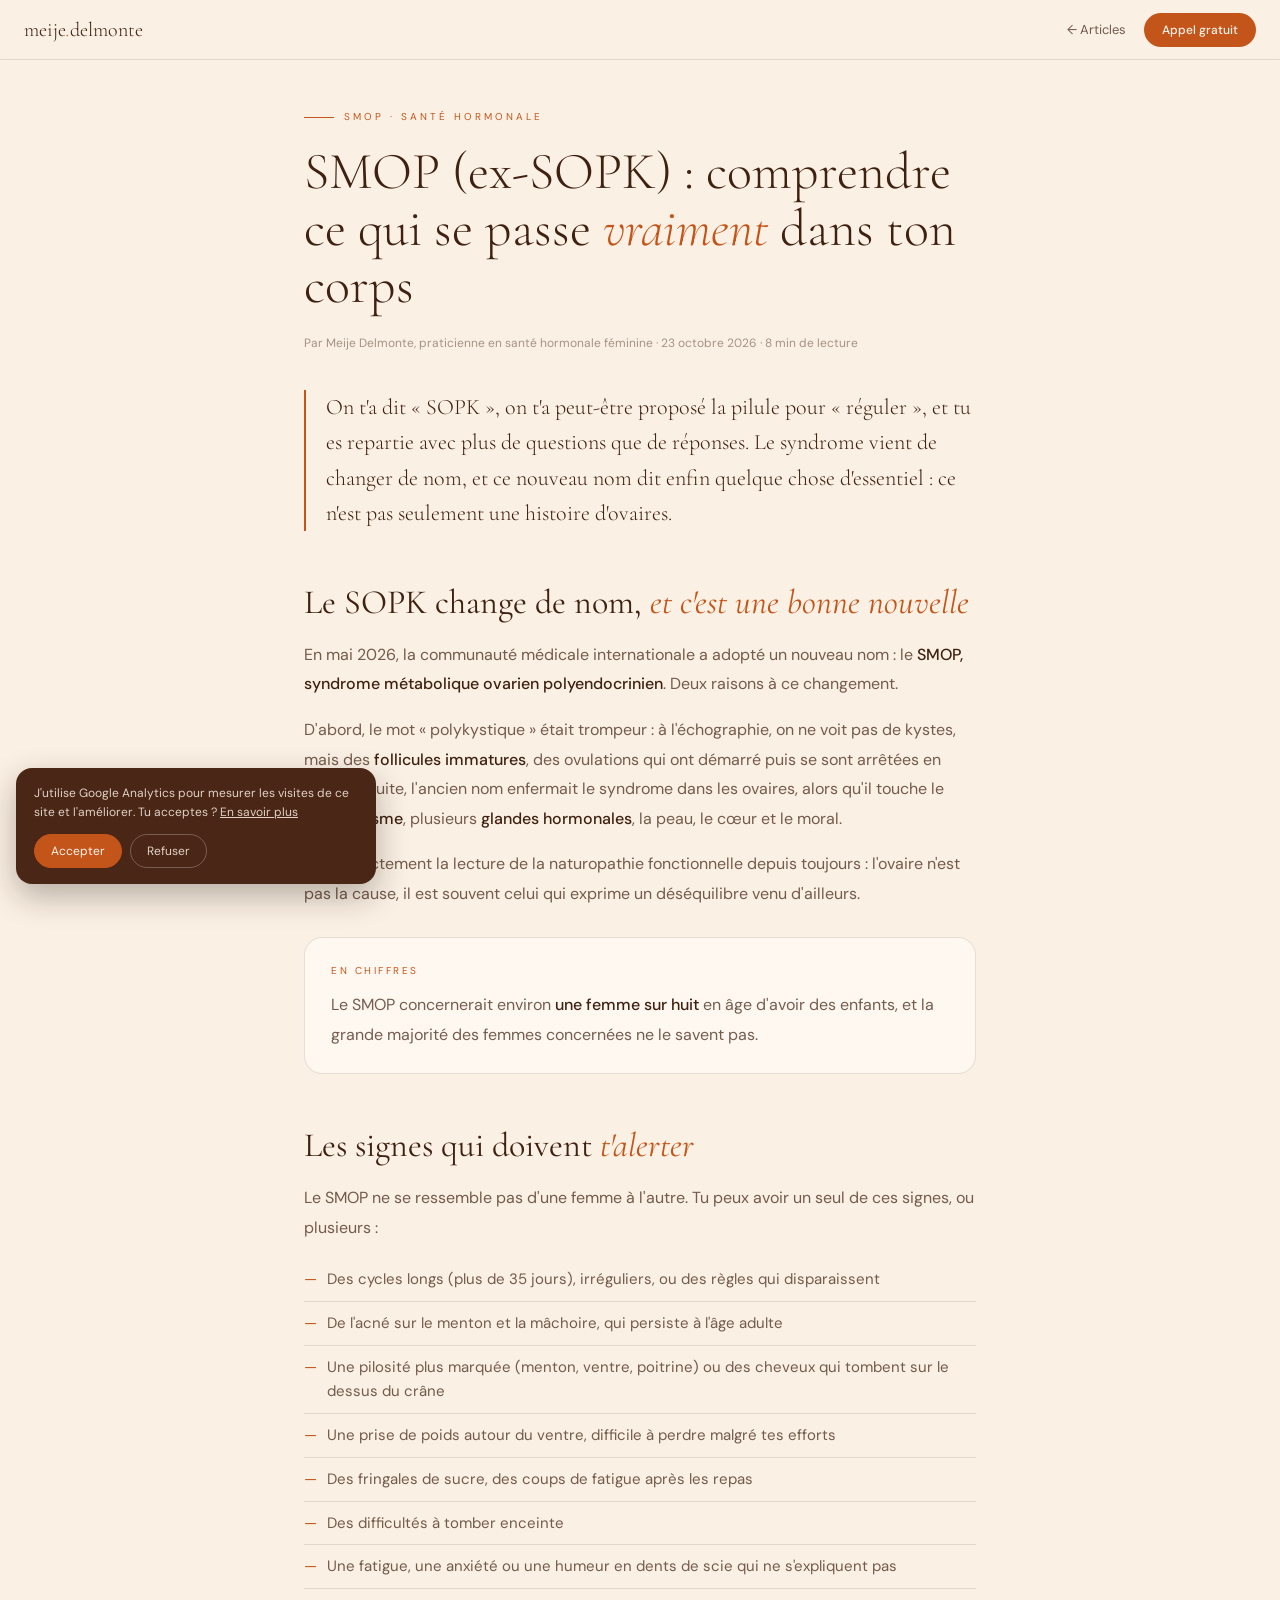
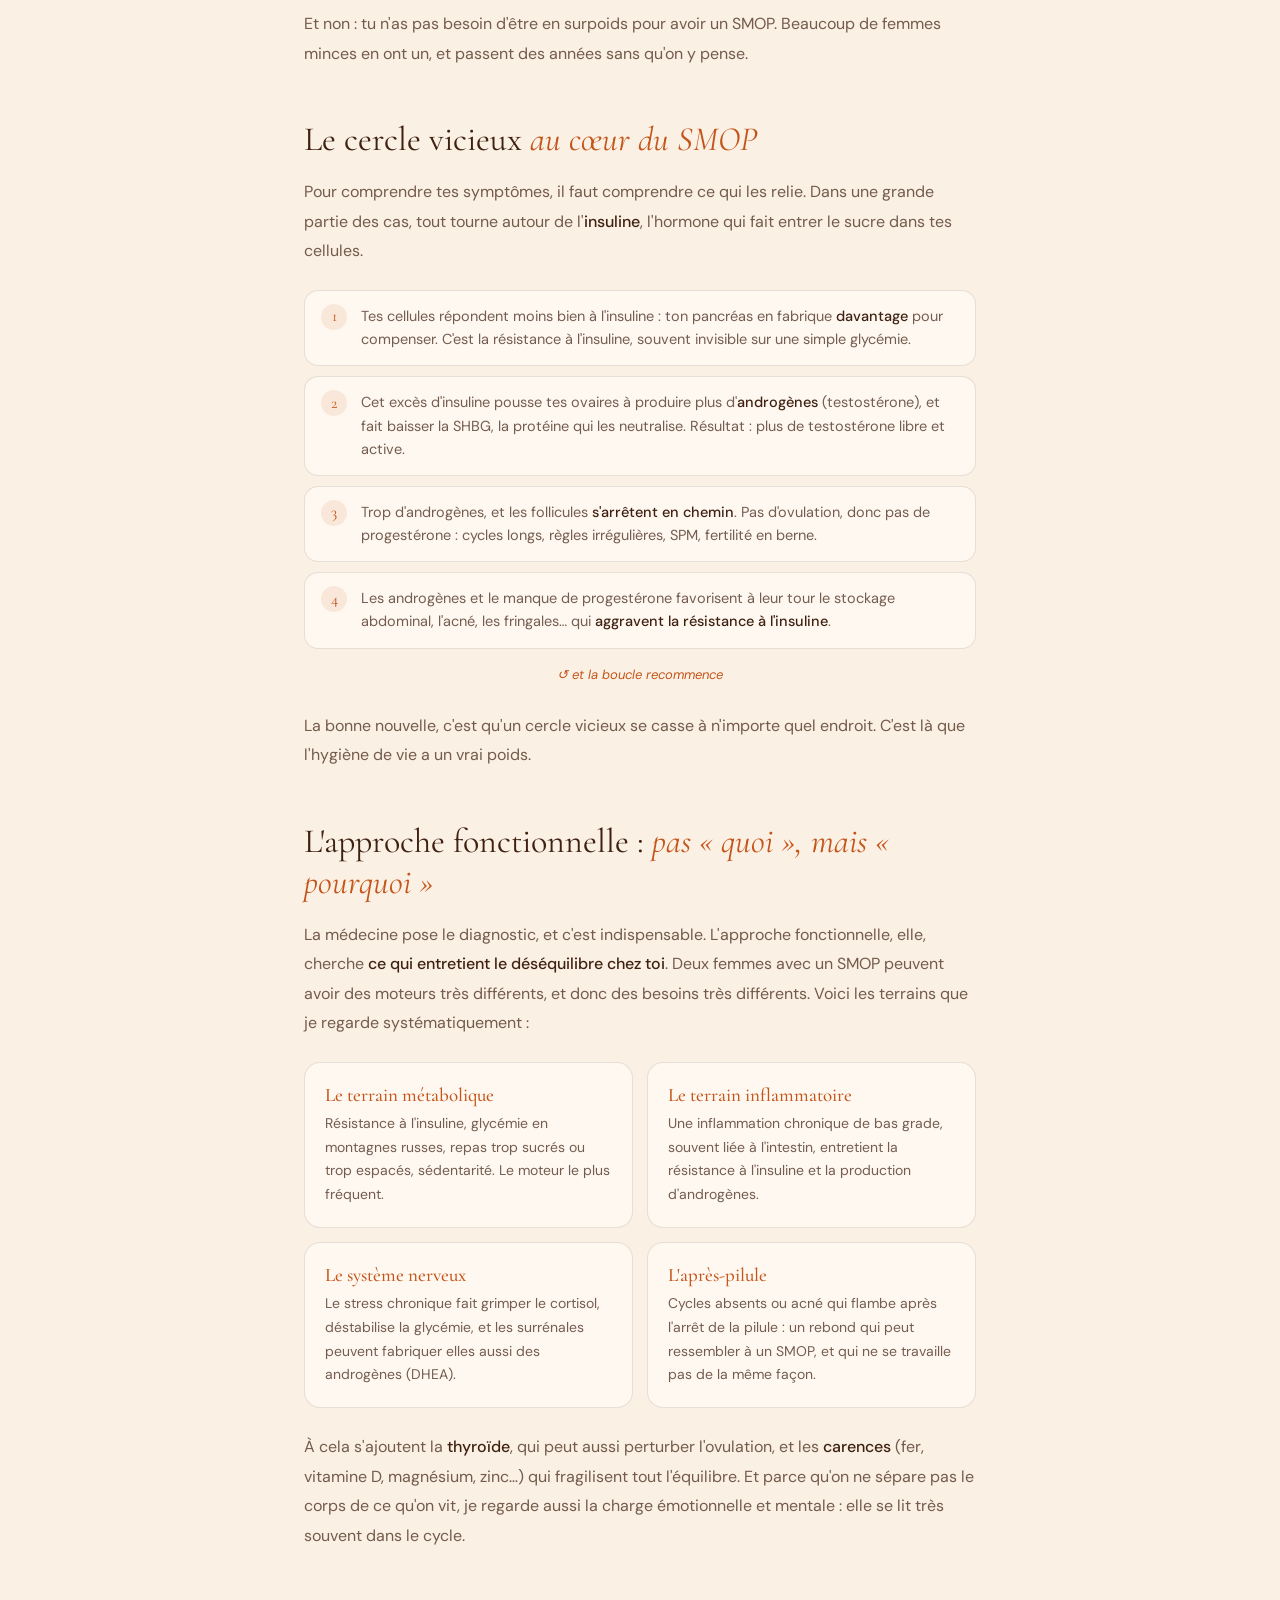
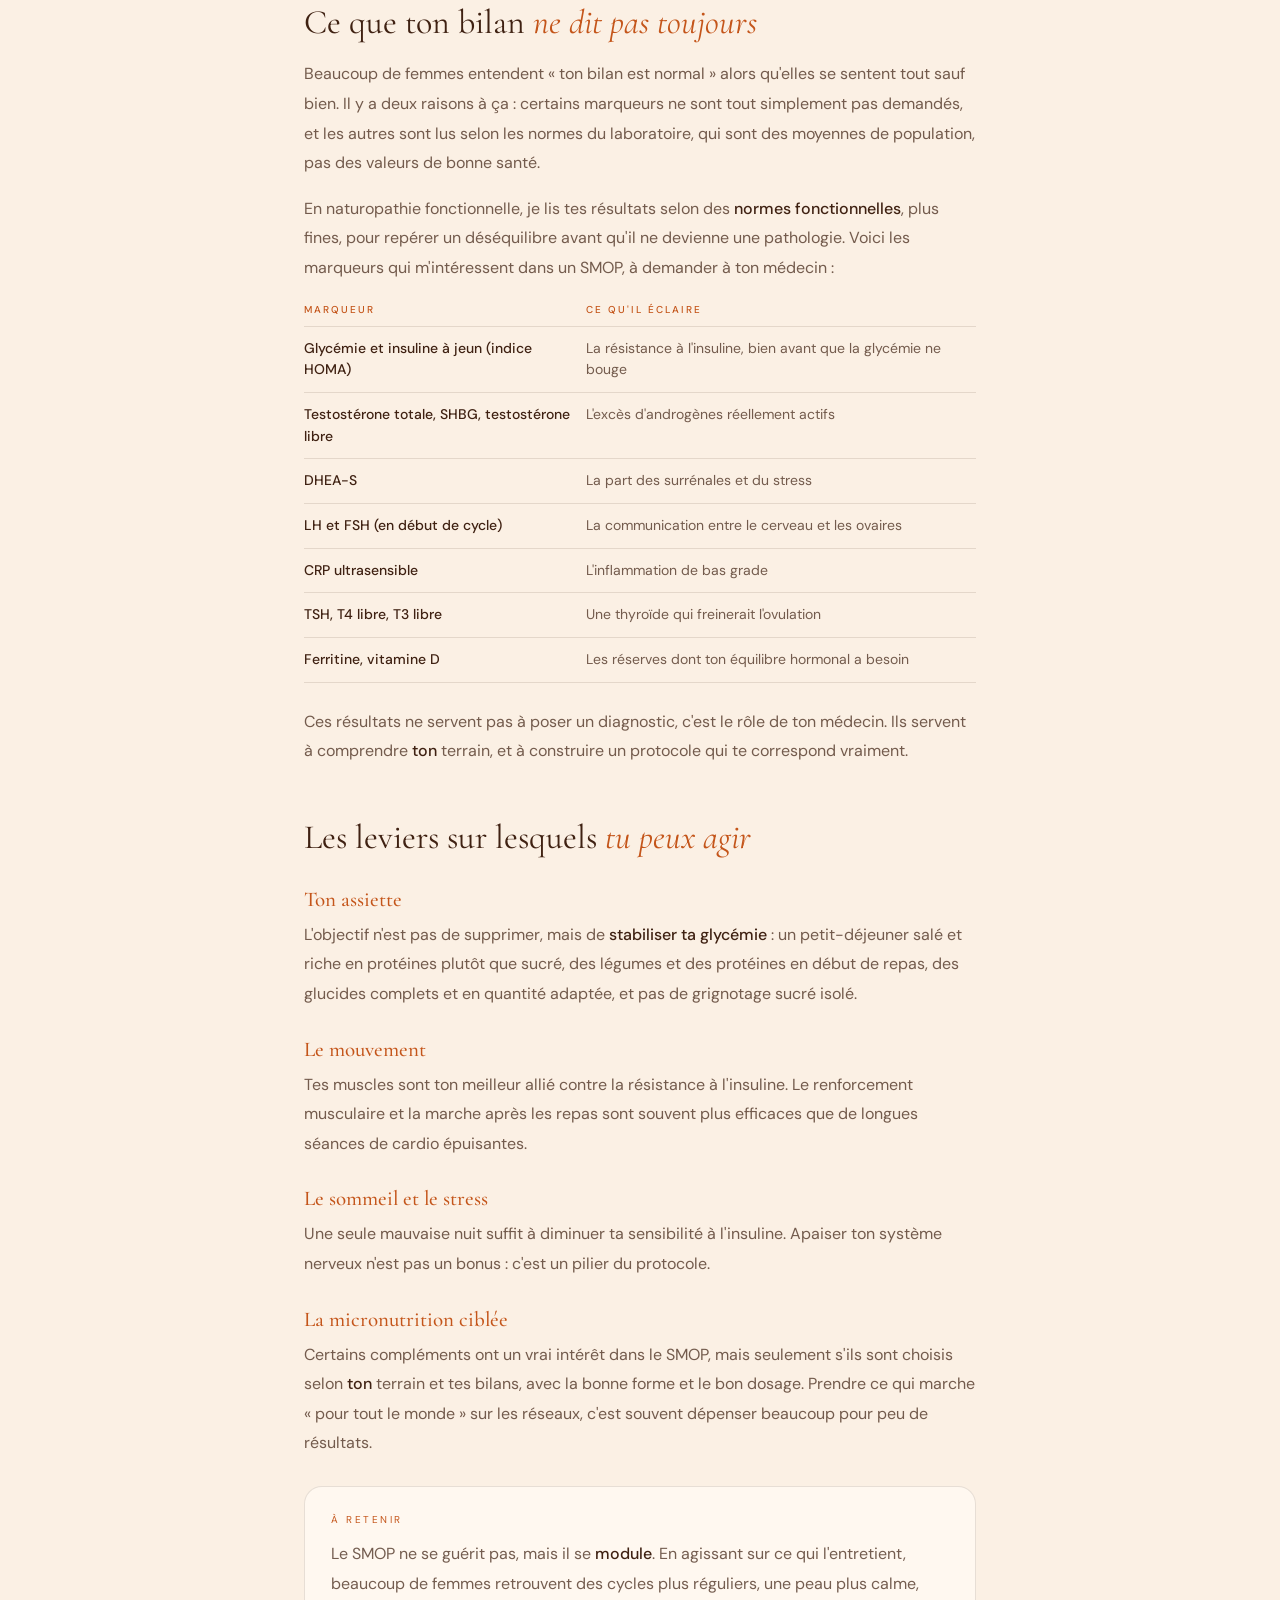
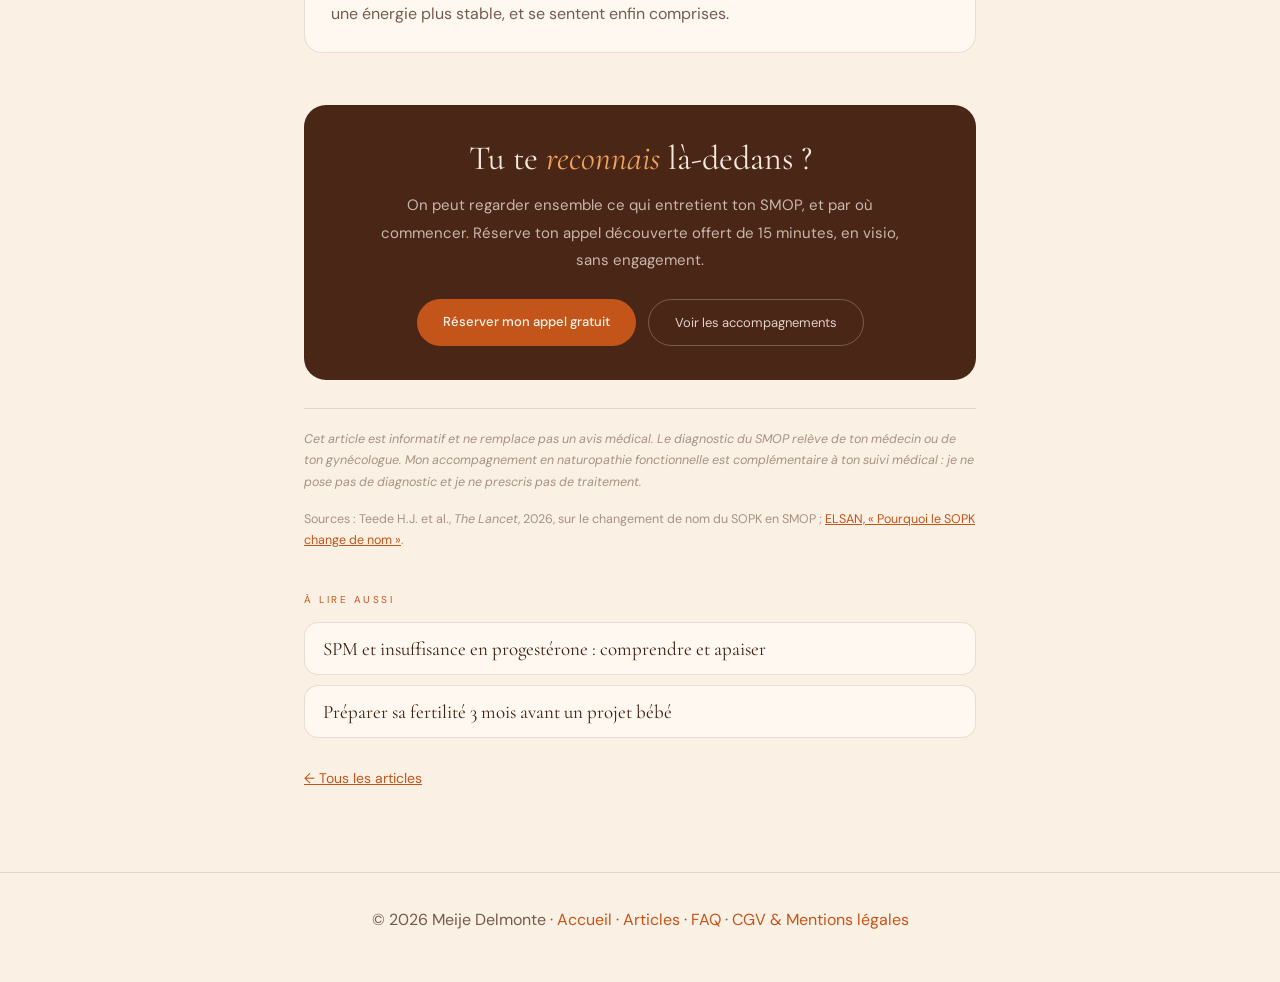
<file: blog/smop-sopk-approche-fonctionnelle.html>
<!DOCTYPE html>
<html lang="fr">
<head>
  <meta charset="utf-8" />
  <meta name="viewport" content="width=device-width, initial-scale=1" />
  <title>SMOP (ex-SOPK) : comprendre ton terrain avec l'approche fonctionnelle — Meije Delmonte</title>
  <meta name="description" content="Le SOPK s'appelle désormais SMOP. Résistance à l'insuline, inflammation, stress, arrêt de la pilule : ce qui entretient vraiment tes symptômes, les bilans à demander et les leviers sur lesquels agir, avec l'approche de la naturopathie fonctionnelle." />
  <link rel="canonical" href="https://meijenaturo.fr/blog/smop-sopk-approche-fonctionnelle.html" />
  <meta property="og:type" content="article" />
  <meta property="og:locale" content="fr_FR" />
  <meta property="og:site_name" content="Meije Delmonte" />
  <meta property="og:title" content="SMOP (ex-SOPK) : comprendre ce qui se passe vraiment dans ton corps" />
  <meta property="og:description" content="Le SOPK change de nom. Ce que ça dit de ton corps, et ce que l'approche fonctionnelle regarde en plus." />
  <meta property="og:url" content="https://meijenaturo.fr/blog/smop-sopk-approche-fonctionnelle.html" />
  <meta property="og:image" content="https://meijenaturo.fr/meije.jpg" />
  <meta name="twitter:card" content="summary_large_image" />
  <script type="application/ld+json">
  {
    "@context": "https://schema.org",
    "@type": "Article",
    "headline": "SMOP (ex-SOPK) : comprendre ce qui se passe vraiment dans ton corps",
    "description": "Le SOPK s'appelle désormais SMOP. Ce qui entretient tes symptômes, les bilans à demander et les leviers sur lesquels agir, avec l'approche de la naturopathie fonctionnelle.",
    "datePublished": "2026-10-23",
    "dateModified": "2026-10-23",
    "inLanguage": "fr-FR",
    "author": { "@type": "Person", "name": "Meije Delmonte", "jobTitle": "Praticienne en santé hormonale féminine", "url": "https://meijenaturo.fr/" },
    "publisher": { "@type": "Organization", "name": "Meije Delmonte", "url": "https://meijenaturo.fr/" },
    "image": "https://meijenaturo.fr/meije.jpg",
    "mainEntityOfPage": "https://meijenaturo.fr/blog/smop-sopk-approche-fonctionnelle.html"
  }
  </script>
  <link rel="preconnect" href="https://fonts.googleapis.com" />
  <link rel="preconnect" href="https://fonts.gstatic.com" crossorigin />
  <link href="https://fonts.googleapis.com/css2?family=Cormorant+Garamond:ital,wght@0,300;0,400;0,500;1,300;1,400&family=DM+Sans:wght@300;400;500&display=swap" rel="stylesheet" />
  <link rel="stylesheet" href="/blog/article.css" />
</head>
<body>
<nav>
  <a href="/" class="nav-logo">meije<em>.</em>delmonte</a>
  <div class="nav-right">
    <a href="/blog/" class="back">← Articles</a>
    <a href="https://tidycal.com/meijenaturo/appel-decouverte-offert-15mn" target="_blank" rel="noopener" class="nav-cta">Appel gratuit</a>
  </div>
</nav>

<article>
  <p class="label">SMOP · Santé hormonale</p>
  <h1>SMOP (ex-SOPK) : comprendre ce qui se passe <em>vraiment</em> dans ton corps</h1>
  <p class="meta">Par Meije Delmonte, praticienne en santé hormonale féminine · 23 octobre 2026 · 8 min de lecture</p>

  <p class="chapo">On t'a dit « SOPK », on t'a peut-être proposé la pilule pour « réguler », et tu es repartie avec plus de questions que de réponses. Le syndrome vient de changer de nom, et ce nouveau nom dit enfin quelque chose d'essentiel : ce n'est pas seulement une histoire d'ovaires.</p>

  <h2>Le SOPK change de nom, <em>et c'est une bonne nouvelle</em></h2>
  <p>En mai 2026, la communauté médicale internationale a adopté un nouveau nom : le <strong>SMOP, syndrome métabolique ovarien polyendocrinien</strong>. Deux raisons à ce changement.</p>
  <p>D'abord, le mot « polykystique » était trompeur : à l'échographie, on ne voit pas de kystes, mais des <strong>follicules immatures</strong>, des ovulations qui ont démarré puis se sont arrêtées en route. Ensuite, l'ancien nom enfermait le syndrome dans les ovaires, alors qu'il touche le <strong>métabolisme</strong>, plusieurs <strong>glandes hormonales</strong>, la peau, le cœur et le moral.</p>
  <p>C'est exactement la lecture de la naturopathie fonctionnelle depuis toujours : l'ovaire n'est pas la cause, il est souvent celui qui exprime un déséquilibre venu d'ailleurs.</p>

  <div class="box">
    <p class="box-title">En chiffres</p>
    <p>Le SMOP concernerait environ <strong>une femme sur huit</strong> en âge d'avoir des enfants, et la grande majorité des femmes concernées ne le savent pas.</p>
  </div>

  <h2>Les signes qui doivent <em>t'alerter</em></h2>
  <p>Le SMOP ne se ressemble pas d'une femme à l'autre. Tu peux avoir un seul de ces signes, ou plusieurs :</p>
  <ul class="dash">
    <li>Des cycles longs (plus de 35 jours), irréguliers, ou des règles qui disparaissent</li>
    <li>De l'acné sur le menton et la mâchoire, qui persiste à l'âge adulte</li>
    <li>Une pilosité plus marquée (menton, ventre, poitrine) ou des cheveux qui tombent sur le dessus du crâne</li>
    <li>Une prise de poids autour du ventre, difficile à perdre malgré tes efforts</li>
    <li>Des fringales de sucre, des coups de fatigue après les repas</li>
    <li>Des difficultés à tomber enceinte</li>
    <li>Une fatigue, une anxiété ou une humeur en dents de scie qui ne s'expliquent pas</li>
  </ul>
  <p>Et non : tu n'as pas besoin d'être en surpoids pour avoir un SMOP. Beaucoup de femmes minces en ont un, et passent des années sans qu'on y pense.</p>

  <h2>Le cercle vicieux <em>au cœur du SMOP</em></h2>
  <p>Pour comprendre tes symptômes, il faut comprendre ce qui les relie. Dans une grande partie des cas, tout tourne autour de l'<strong>insuline</strong>, l'hormone qui fait entrer le sucre dans tes cellules.</p>
  <div class="cycle">
    <div>Tes cellules répondent moins bien à l'insuline : ton pancréas en fabrique <strong>davantage</strong> pour compenser. C'est la résistance à l'insuline, souvent invisible sur une simple glycémie.</div>
    <div>Cet excès d'insuline pousse tes ovaires à produire plus d'<strong>androgènes</strong> (testostérone), et fait baisser la SHBG, la protéine qui les neutralise. Résultat : plus de testostérone libre et active.</div>
    <div>Trop d'androgènes, et les follicules <strong>s'arrêtent en chemin</strong>. Pas d'ovulation, donc pas de progestérone : cycles longs, règles irrégulières, SPM, fertilité en berne.</div>
    <div>Les androgènes et le manque de progestérone favorisent à leur tour le stockage abdominal, l'acné, les fringales… qui <strong>aggravent la résistance à l'insuline</strong>.</div>
  </div>
  <p class="cycle-back">↺ et la boucle recommence</p>
  <p>La bonne nouvelle, c'est qu'un cercle vicieux se casse à n'importe quel endroit. C'est là que l'hygiène de vie a un vrai poids.</p>

  <h2>L'approche fonctionnelle : <em>pas « quoi », mais « pourquoi »</em></h2>
  <p>La médecine pose le diagnostic, et c'est indispensable. L'approche fonctionnelle, elle, cherche <strong>ce qui entretient le déséquilibre chez toi</strong>. Deux femmes avec un SMOP peuvent avoir des moteurs très différents, et donc des besoins très différents. Voici les terrains que je regarde systématiquement :</p>
  <div class="terrains">
    <div class="terrain">
      <h3>Le terrain métabolique</h3>
      <p>Résistance à l'insuline, glycémie en montagnes russes, repas trop sucrés ou trop espacés, sédentarité. Le moteur le plus fréquent.</p>
    </div>
    <div class="terrain">
      <h3>Le terrain inflammatoire</h3>
      <p>Une inflammation chronique de bas grade, souvent liée à l'intestin, entretient la résistance à l'insuline et la production d'androgènes.</p>
    </div>
    <div class="terrain">
      <h3>Le système nerveux</h3>
      <p>Le stress chronique fait grimper le cortisol, déstabilise la glycémie, et les surrénales peuvent fabriquer elles aussi des androgènes (DHEA).</p>
    </div>
    <div class="terrain">
      <h3>L'après-pilule</h3>
      <p>Cycles absents ou acné qui flambe après l'arrêt de la pilule : un rebond qui peut ressembler à un SMOP, et qui ne se travaille pas de la même façon.</p>
    </div>
  </div>
  <p>À cela s'ajoutent la <strong>thyroïde</strong>, qui peut aussi perturber l'ovulation, et les <strong>carences</strong> (fer, vitamine D, magnésium, zinc…) qui fragilisent tout l'équilibre. Et parce qu'on ne sépare pas le corps de ce qu'on vit, je regarde aussi la charge émotionnelle et mentale : elle se lit très souvent dans le cycle.</p>

  <h2>Ce que ton bilan <em>ne dit pas toujours</em></h2>
  <p>Beaucoup de femmes entendent « ton bilan est normal » alors qu'elles se sentent tout sauf bien. Il y a deux raisons à ça : certains marqueurs ne sont tout simplement pas demandés, et les autres sont lus selon les normes du laboratoire, qui sont des moyennes de population, pas des valeurs de bonne santé.</p>
  <p>En naturopathie fonctionnelle, je lis tes résultats selon des <strong>normes fonctionnelles</strong>, plus fines, pour repérer un déséquilibre avant qu'il ne devienne une pathologie. Voici les marqueurs qui m'intéressent dans un SMOP, à demander à ton médecin :</p>
  <table class="bilan">
    <thead><tr><th>Marqueur</th><th>Ce qu'il éclaire</th></tr></thead>
    <tbody>
      <tr><td>Glycémie et insuline à jeun (indice HOMA)</td><td>La résistance à l'insuline, bien avant que la glycémie ne bouge</td></tr>
      <tr><td>Testostérone totale, SHBG, testostérone libre</td><td>L'excès d'androgènes réellement actifs</td></tr>
      <tr><td>DHEA-S</td><td>La part des surrénales et du stress</td></tr>
      <tr><td>LH et FSH (en début de cycle)</td><td>La communication entre le cerveau et les ovaires</td></tr>
      <tr><td>CRP ultrasensible</td><td>L'inflammation de bas grade</td></tr>
      <tr><td>TSH, T4 libre, T3 libre</td><td>Une thyroïde qui freinerait l'ovulation</td></tr>
      <tr><td>Ferritine, vitamine D</td><td>Les réserves dont ton équilibre hormonal a besoin</td></tr>
    </tbody>
  </table>
  <p>Ces résultats ne servent pas à poser un diagnostic, c'est le rôle de ton médecin. Ils servent à comprendre <strong>ton</strong> terrain, et à construire un protocole qui te correspond vraiment.</p>

  <h2>Les leviers sur lesquels <em>tu peux agir</em></h2>
  <h3>Ton assiette</h3>
  <p>L'objectif n'est pas de supprimer, mais de <strong>stabiliser ta glycémie</strong> : un petit-déjeuner salé et riche en protéines plutôt que sucré, des légumes et des protéines en début de repas, des glucides complets et en quantité adaptée, et pas de grignotage sucré isolé.</p>
  <h3>Le mouvement</h3>
  <p>Tes muscles sont ton meilleur allié contre la résistance à l'insuline. Le renforcement musculaire et la marche après les repas sont souvent plus efficaces que de longues séances de cardio épuisantes.</p>
  <h3>Le sommeil et le stress</h3>
  <p>Une seule mauvaise nuit suffit à diminuer ta sensibilité à l'insuline. Apaiser ton système nerveux n'est pas un bonus : c'est un pilier du protocole.</p>
  <h3>La micronutrition ciblée</h3>
  <p>Certains compléments ont un vrai intérêt dans le SMOP, mais seulement s'ils sont choisis selon <strong>ton</strong> terrain et tes bilans, avec la bonne forme et le bon dosage. Prendre ce qui marche « pour tout le monde » sur les réseaux, c'est souvent dépenser beaucoup pour peu de résultats.</p>

  <div class="box">
    <p class="box-title">À retenir</p>
    <p>Le SMOP ne se guérit pas, mais il se <strong>module</strong>. En agissant sur ce qui l'entretient, beaucoup de femmes retrouvent des cycles plus réguliers, une peau plus calme, une énergie plus stable, et se sentent enfin comprises.</p>
  </div>

  <div class="cta">
    <h2>Tu te <em>reconnais</em> là-dedans ?</h2>
    <p>On peut regarder ensemble ce qui entretient ton SMOP, et par où commencer. Réserve ton appel découverte offert de 15 minutes, en visio, sans engagement.</p>
    <div class="cta-actions">
      <a href="https://tidycal.com/meijenaturo/appel-decouverte-offert-15mn" target="_blank" rel="noopener" class="btn-p">Réserver mon appel gratuit</a>
      <a href="/#offre" class="btn-g">Voir les accompagnements</a>
    </div>
  </div>

  <p class="disclaimer">Cet article est informatif et ne remplace pas un avis médical. Le diagnostic du SMOP relève de ton médecin ou de ton gynécologue. Mon accompagnement en naturopathie fonctionnelle est complémentaire à ton suivi médical : je ne pose pas de diagnostic et je ne prescris pas de traitement.</p>
  <p class="sources">Sources : Teede H.J. et al., <em>The Lancet</em>, 2026, sur le changement de nom du SOPK en SMOP ; <a href="https://www.elsan.care/fr/nos-actualites/pourquoi-sopk-change-de-nom-devient-smop" target="_blank" rel="noopener">ELSAN, « Pourquoi le SOPK change de nom »</a>.</p>
  <div class="related">
    <p class="related-title">À lire aussi</p>
    <a href="/blog/spm-insuffisance-progesterone.html">SPM et insuffisance en progestérone : comprendre et apaiser</a>
    <a href="/blog/preparer-fertilite-3-mois.html">Préparer sa fertilité 3 mois avant un projet bébé</a>
  </div>
  <p class="more"><a href="/blog/">← Tous les articles</a></p>
</article>

<footer>
  <p>© 2026 Meije Delmonte · <a href="/">Accueil</a> · <a href="/blog/">Articles</a> · <a href="/faq.html">FAQ</a> · <a href="/cgv.html">CGV &amp; Mentions légales</a></p>
</footer>

<div class="cookie" id="cookie" role="dialog" aria-label="Mesure d'audience">
  J'utilise Google Analytics pour mesurer les visites de ce site et l'améliorer. Tu acceptes ? <a href="/cgv.html">En savoir plus</a>
  <div class="cookie-btns">
    <button type="button" class="ok" id="cookie-yes">Accepter</button>
    <button type="button" id="cookie-no">Refuser</button>
  </div>
</div>

<script src="/blog/consent.js"></script>
</body>
</html>
</file>
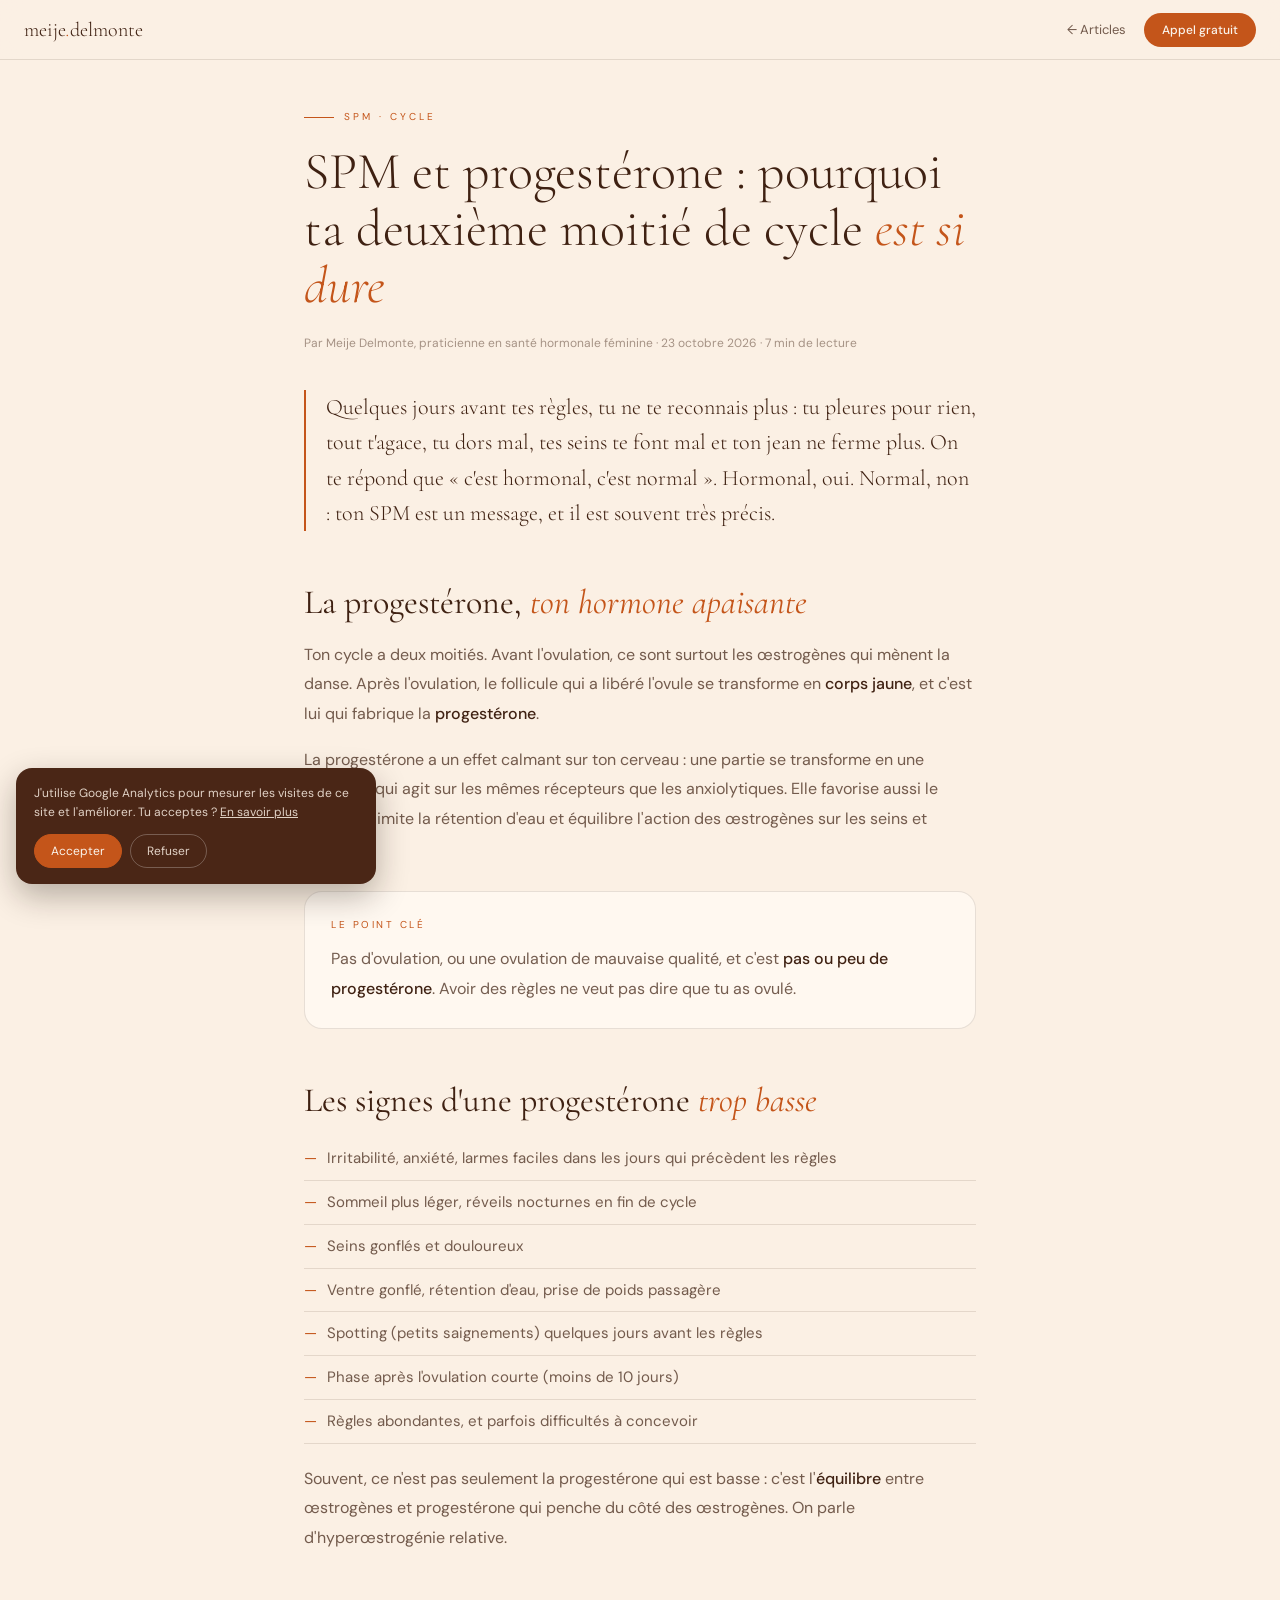
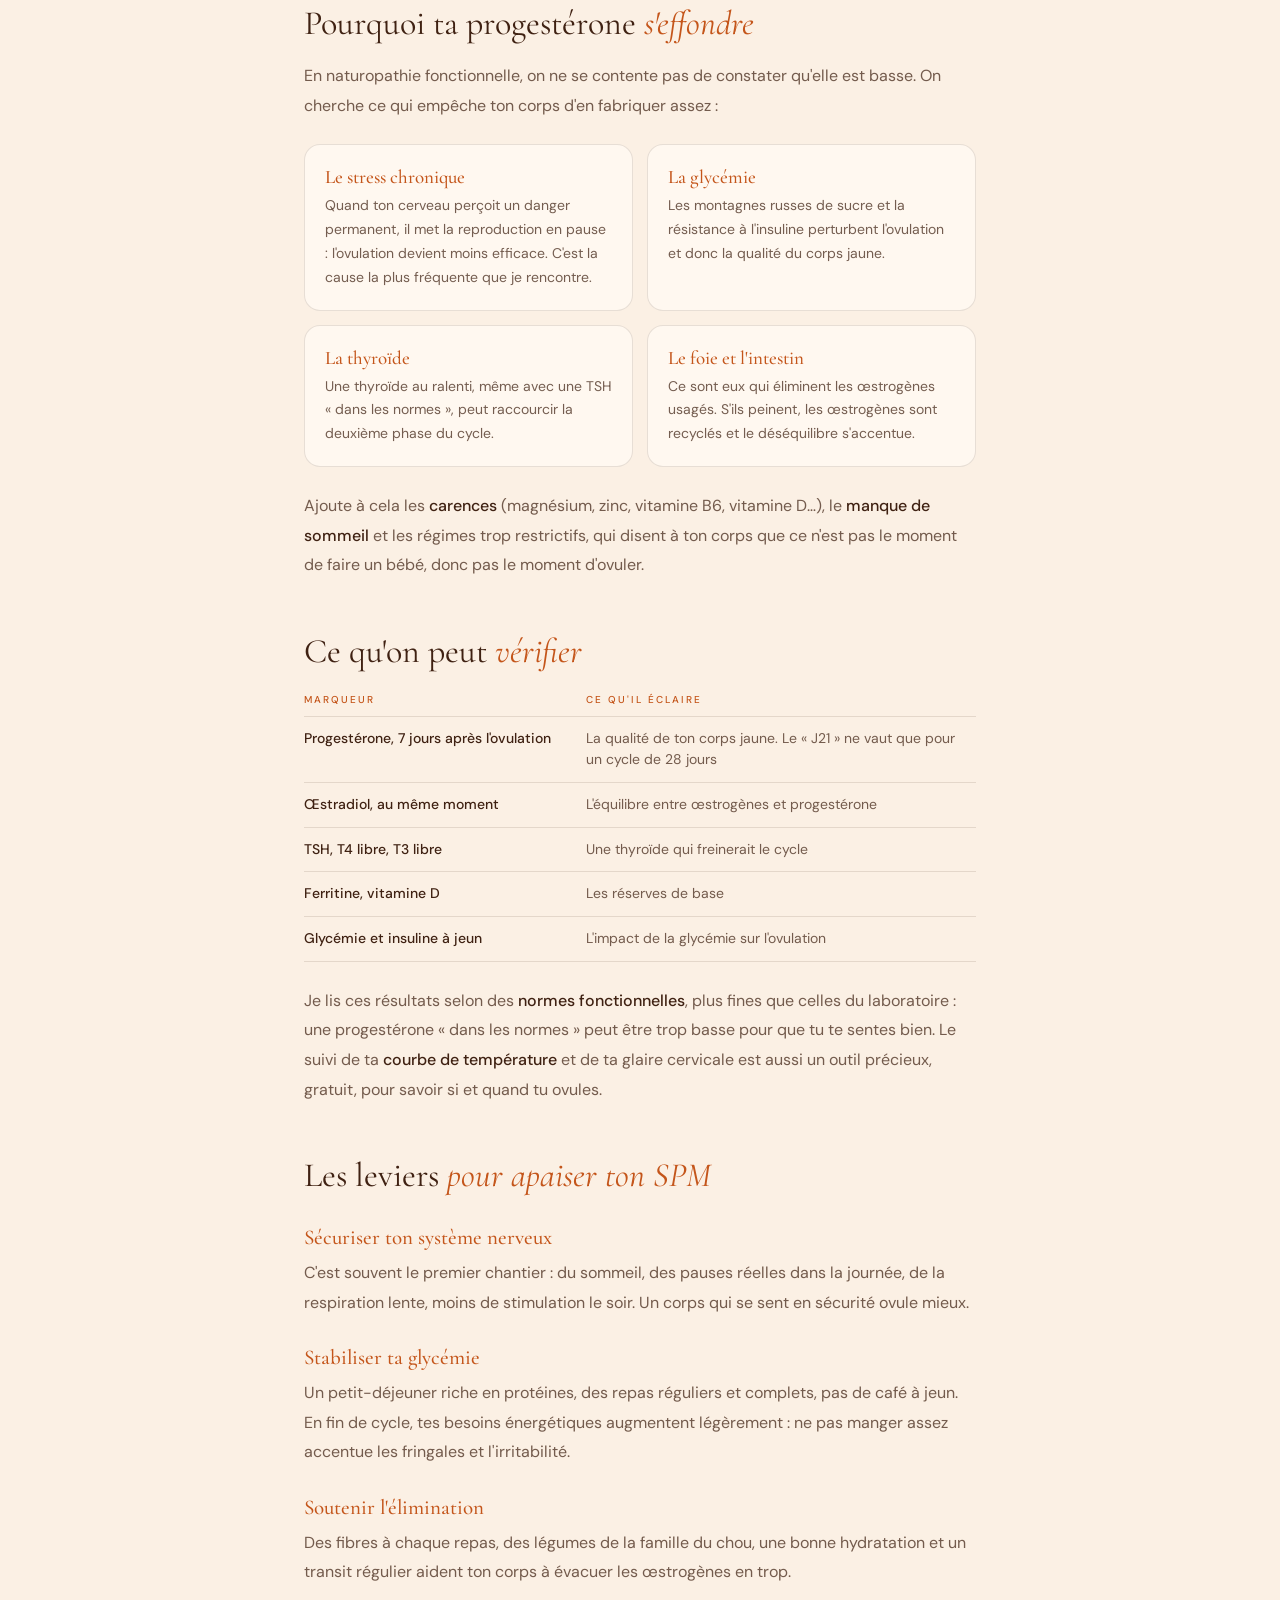
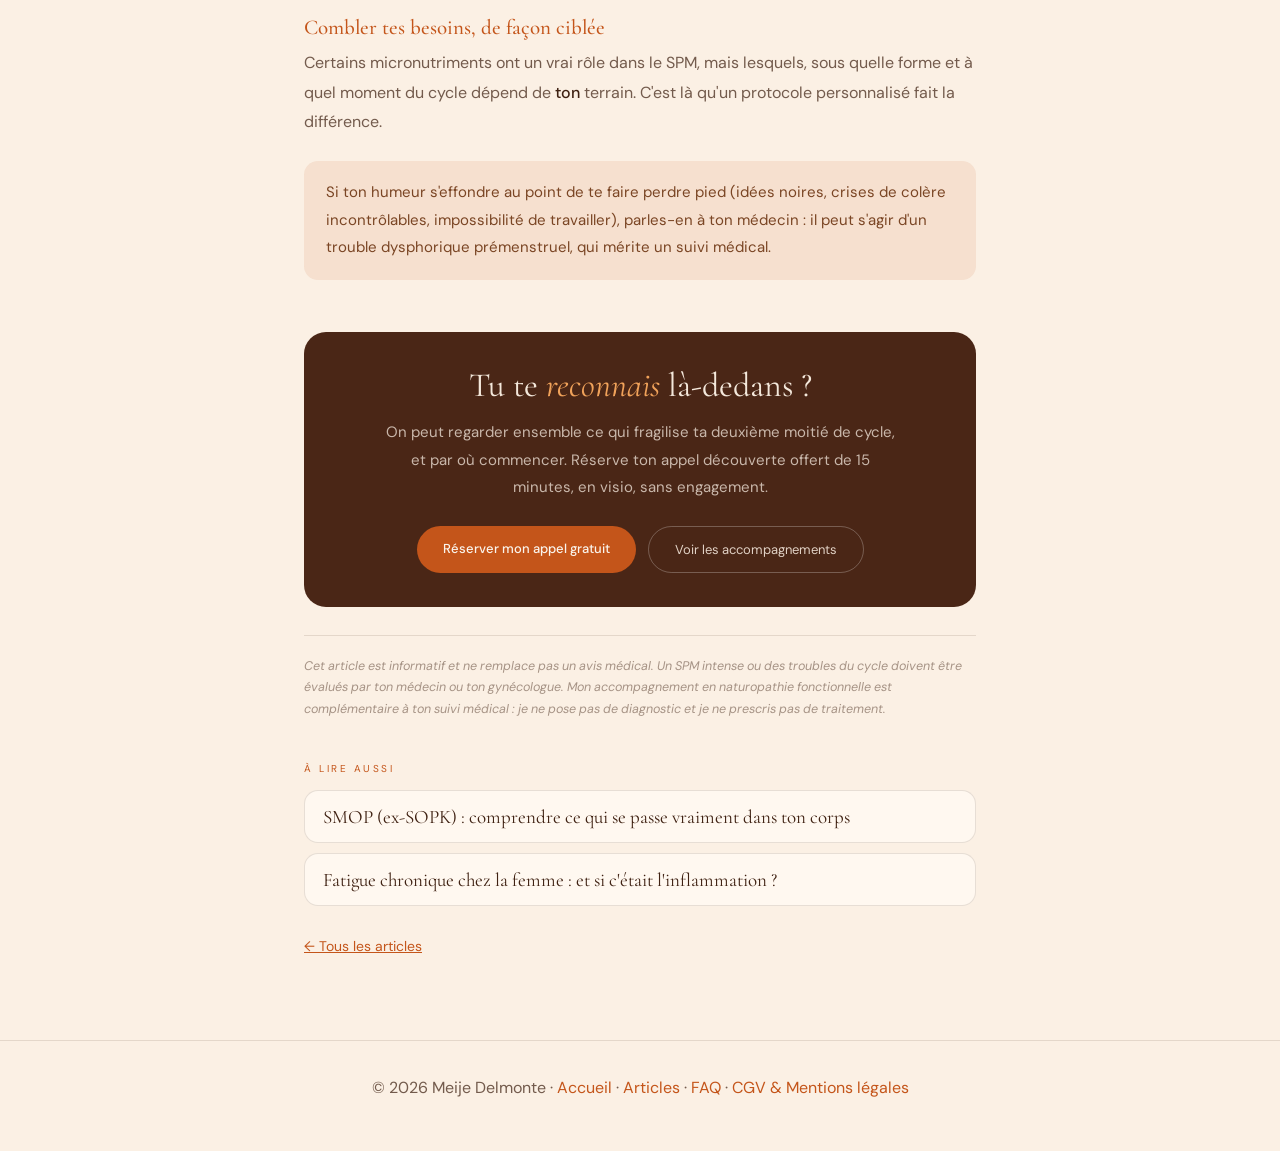
<file: blog/spm-insuffisance-progesterone.html>
<!DOCTYPE html>
<html lang="fr">
<head>
  <meta charset="utf-8" />
  <meta name="viewport" content="width=device-width, initial-scale=1" />
  <title>SPM et insuffisance en progestérone : comprendre et apaiser — Meije Delmonte</title>
  <meta name="description" content="Irritabilité, angoisse, seins tendus, gonflements avant les règles : le SPM est souvent le signe d'une progestérone trop basse. Comprendre pourquoi, quels bilans demander et comment agir avec la naturopathie fonctionnelle." />
  <link rel="canonical" href="https://meijenaturo.fr/blog/spm-insuffisance-progesterone.html" />
  <meta property="og:type" content="article" />
  <meta property="og:locale" content="fr_FR" />
  <meta property="og:site_name" content="Meije Delmonte" />
  <meta property="og:title" content="SPM et progestérone : pourquoi ta deuxième moitié de cycle est si dure" />
  <meta property="og:description" content="Irritabilité, angoisse, seins tendus, gonflements avant les règles : le SPM est souvent le signe d'une progestérone trop basse. Comprendre pourquoi, quels bilans demander et comment agir avec la naturopathie fonctionnelle." />
  <meta property="og:url" content="https://meijenaturo.fr/blog/spm-insuffisance-progesterone.html" />
  <meta property="og:image" content="https://meijenaturo.fr/meije.jpg" />
  <meta name="twitter:card" content="summary_large_image" />
  <script type="application/ld+json">
  {
  "@context": "https://schema.org",
  "@type": "Article",
  "headline": "SPM et progestérone : pourquoi ta deuxième moitié de cycle est si dure",
  "description": "Irritabilité, angoisse, seins tendus, gonflements avant les règles : le SPM est souvent le signe d'une progestérone trop basse. Comprendre pourquoi, quels bilans demander et comment agir avec la naturopathie fonctionnelle.",
  "datePublished": "2026-10-23",
  "dateModified": "2026-10-23",
  "inLanguage": "fr-FR",
  "author": {
    "@type": "Person",
    "name": "Meije Delmonte",
    "jobTitle": "Praticienne en santé hormonale féminine",
    "url": "https://meijenaturo.fr/"
  },
  "publisher": {
    "@type": "Organization",
    "name": "Meije Delmonte",
    "url": "https://meijenaturo.fr/"
  },
  "image": "https://meijenaturo.fr/meije.jpg",
  "mainEntityOfPage": "https://meijenaturo.fr/blog/spm-insuffisance-progesterone.html"
}
  </script>
  <link rel="preconnect" href="https://fonts.googleapis.com" />
  <link rel="preconnect" href="https://fonts.gstatic.com" crossorigin />
  <link href="https://fonts.googleapis.com/css2?family=Cormorant+Garamond:ital,wght@0,300;0,400;0,500;1,300;1,400&family=DM+Sans:wght@300;400;500&display=swap" rel="stylesheet" />
  <link rel="stylesheet" href="/blog/article.css" />
</head>
<body>
<nav>
  <a href="/" class="nav-logo">meije<em>.</em>delmonte</a>
  <div class="nav-right">
    <a href="/blog/" class="back">← Articles</a>
    <a href="https://tidycal.com/meijenaturo/appel-decouverte-offert-15mn" target="_blank" rel="noopener" class="nav-cta">Appel gratuit</a>
  </div>
</nav>

<article>
  <p class="label">SPM · Cycle</p>
  <h1>SPM et progestérone : pourquoi ta deuxième moitié de cycle <em>est si dure</em></h1>
  <p class="meta">Par Meije Delmonte, praticienne en santé hormonale féminine · 23 octobre 2026 · 7 min de lecture</p>

  <p class="chapo">Quelques jours avant tes règles, tu ne te reconnais plus : tu pleures pour rien, tout t'agace, tu dors mal, tes seins te font mal et ton jean ne ferme plus. On te répond que « c'est hormonal, c'est normal ». Hormonal, oui. Normal, non : ton SPM est un message, et il est souvent très précis.</p>

  <h2>La progestérone, <em>ton hormone apaisante</em></h2>
  <p>Ton cycle a deux moitiés. Avant l'ovulation, ce sont surtout les œstrogènes qui mènent la danse. Après l'ovulation, le follicule qui a libéré l'ovule se transforme en <strong>corps jaune</strong>, et c'est lui qui fabrique la <strong>progestérone</strong>.</p>
  <p>La progestérone a un effet calmant sur ton cerveau : une partie se transforme en une molécule qui agit sur les mêmes récepteurs que les anxiolytiques. Elle favorise aussi le sommeil, limite la rétention d'eau et équilibre l'action des œstrogènes sur les seins et l'utérus.</p>
  <div class="box">
    <p class="box-title">Le point clé</p>
    <p>Pas d'ovulation, ou une ovulation de mauvaise qualité, et c'est <strong>pas ou peu de progestérone</strong>. Avoir des règles ne veut pas dire que tu as ovulé.</p>
  </div>

  <h2>Les signes d'une progestérone <em>trop basse</em></h2>
  <ul class="dash">
    <li>Irritabilité, anxiété, larmes faciles dans les jours qui précèdent les règles</li>
    <li>Sommeil plus léger, réveils nocturnes en fin de cycle</li>
    <li>Seins gonflés et douloureux</li>
    <li>Ventre gonflé, rétention d'eau, prise de poids passagère</li>
    <li>Spotting (petits saignements) quelques jours avant les règles</li>
    <li>Phase après l'ovulation courte (moins de 10 jours)</li>
    <li>Règles abondantes, et parfois difficultés à concevoir</li>
  </ul>
  <p>Souvent, ce n'est pas seulement la progestérone qui est basse : c'est l'<strong>équilibre</strong> entre œstrogènes et progestérone qui penche du côté des œstrogènes. On parle d'hyperœstrogénie relative.</p>

  <h2>Pourquoi ta progestérone <em>s'effondre</em></h2>
  <p>En naturopathie fonctionnelle, on ne se contente pas de constater qu'elle est basse. On cherche ce qui empêche ton corps d'en fabriquer assez :</p>
  <div class="terrains">
    <div class="terrain">
      <h3>Le stress chronique</h3>
      <p>Quand ton cerveau perçoit un danger permanent, il met la reproduction en pause : l'ovulation devient moins efficace. C'est la cause la plus fréquente que je rencontre.</p>
    </div>
    <div class="terrain">
      <h3>La glycémie</h3>
      <p>Les montagnes russes de sucre et la résistance à l'insuline perturbent l'ovulation et donc la qualité du corps jaune.</p>
    </div>
    <div class="terrain">
      <h3>La thyroïde</h3>
      <p>Une thyroïde au ralenti, même avec une TSH « dans les normes », peut raccourcir la deuxième phase du cycle.</p>
    </div>
    <div class="terrain">
      <h3>Le foie et l'intestin</h3>
      <p>Ce sont eux qui éliminent les œstrogènes usagés. S'ils peinent, les œstrogènes sont recyclés et le déséquilibre s'accentue.</p>
    </div>
  </div>
  <p>Ajoute à cela les <strong>carences</strong> (magnésium, zinc, vitamine B6, vitamine D…), le <strong>manque de sommeil</strong> et les régimes trop restrictifs, qui disent à ton corps que ce n'est pas le moment de faire un bébé, donc pas le moment d'ovuler.</p>

  <h2>Ce qu'on peut <em>vérifier</em></h2>
  <table class="bilan">
    <thead><tr><th>Marqueur</th><th>Ce qu'il éclaire</th></tr></thead>
    <tbody>
      <tr><td>Progestérone, 7 jours après l'ovulation</td><td>La qualité de ton corps jaune. Le « J21 » ne vaut que pour un cycle de 28 jours</td></tr>
      <tr><td>Œstradiol, au même moment</td><td>L'équilibre entre œstrogènes et progestérone</td></tr>
      <tr><td>TSH, T4 libre, T3 libre</td><td>Une thyroïde qui freinerait le cycle</td></tr>
      <tr><td>Ferritine, vitamine D</td><td>Les réserves de base</td></tr>
      <tr><td>Glycémie et insuline à jeun</td><td>L'impact de la glycémie sur l'ovulation</td></tr>
    </tbody>
  </table>
  <p>Je lis ces résultats selon des <strong>normes fonctionnelles</strong>, plus fines que celles du laboratoire : une progestérone « dans les normes » peut être trop basse pour que tu te sentes bien. Le suivi de ta <strong>courbe de température</strong> et de ta glaire cervicale est aussi un outil précieux, gratuit, pour savoir si et quand tu ovules.</p>

  <h2>Les leviers <em>pour apaiser ton SPM</em></h2>
  <h3>Sécuriser ton système nerveux</h3>
  <p>C'est souvent le premier chantier : du sommeil, des pauses réelles dans la journée, de la respiration lente, moins de stimulation le soir. Un corps qui se sent en sécurité ovule mieux.</p>
  <h3>Stabiliser ta glycémie</h3>
  <p>Un petit-déjeuner riche en protéines, des repas réguliers et complets, pas de café à jeun. En fin de cycle, tes besoins énergétiques augmentent légèrement : ne pas manger assez accentue les fringales et l'irritabilité.</p>
  <h3>Soutenir l'élimination</h3>
  <p>Des fibres à chaque repas, des légumes de la famille du chou, une bonne hydratation et un transit régulier aident ton corps à évacuer les œstrogènes en trop.</p>
  <h3>Combler tes besoins, de façon ciblée</h3>
  <p>Certains micronutriments ont un vrai rôle dans le SPM, mais lesquels, sous quelle forme et à quel moment du cycle dépend de <strong>ton</strong> terrain. C'est là qu'un protocole personnalisé fait la différence.</p>

  <div class="alert">
    <p>Si ton humeur s'effondre au point de te faire perdre pied (idées noires, crises de colère incontrôlables, impossibilité de travailler), parles-en à ton médecin : il peut s'agir d'un trouble dysphorique prémenstruel, qui mérite un suivi médical.</p>
  </div>

  <div class="cta">
    <h2>Tu te <em>reconnais</em> là-dedans ?</h2>
    <p>On peut regarder ensemble ce qui fragilise ta deuxième moitié de cycle, et par où commencer. Réserve ton appel découverte offert de 15 minutes, en visio, sans engagement.</p>
    <div class="cta-actions">
      <a href="https://tidycal.com/meijenaturo/appel-decouverte-offert-15mn" target="_blank" rel="noopener" class="btn-p">Réserver mon appel gratuit</a>
      <a href="/#offre" class="btn-g">Voir les accompagnements</a>
    </div>
  </div>

  <p class="disclaimer">Cet article est informatif et ne remplace pas un avis médical. Un SPM intense ou des troubles du cycle doivent être évalués par ton médecin ou ton gynécologue. Mon accompagnement en naturopathie fonctionnelle est complémentaire à ton suivi médical : je ne pose pas de diagnostic et je ne prescris pas de traitement.</p>

  <div class="related">
    <p class="related-title">À lire aussi</p>
    <a href="/blog/smop-sopk-approche-fonctionnelle.html">SMOP (ex-SOPK) : comprendre ce qui se passe vraiment dans ton corps</a>
    <a href="/blog/inflammation-fatigue-chronique-femme.html">Fatigue chronique chez la femme : et si c'était l'inflammation ?</a>
  </div>
  <p class="more"><a href="/blog/">← Tous les articles</a></p>
</article>

<footer>
  <p>© 2026 Meije Delmonte · <a href="/">Accueil</a> · <a href="/blog/">Articles</a> · <a href="/faq.html">FAQ</a> · <a href="/cgv.html">CGV &amp; Mentions légales</a></p>
</footer>

<div class="cookie" id="cookie" role="dialog" aria-label="Mesure d'audience">
  J'utilise Google Analytics pour mesurer les visites de ce site et l'améliorer. Tu acceptes ? <a href="/cgv.html">En savoir plus</a>
  <div class="cookie-btns">
    <button type="button" class="ok" id="cookie-yes">Accepter</button>
    <button type="button" id="cookie-no">Refuser</button>
  </div>
</div>
<script src="/blog/consent.js"></script>
</body>
</html>
</file>
<file: blog/article.css>
/* Styles communs des articles du blog meijenaturo.fr */
:root {
  --bg: #FBF0E4; --surface: #FFF8F0; --dark: #4A2616;
  --bark: #7A4524; --terra: #C4551A; --terra-dim: rgba(196,85,26,0.1); --gold: #F0A25A;
  --ink: #3F2112; --ink-mid: rgba(63,33,18,0.72); --ink-dim: rgba(63,33,18,0.45);
  --border: rgba(63,33,18,0.12);
  --sans: 'DM Sans', sans-serif; --serif: 'Cormorant Garamond', Georgia, serif;
}
* { box-sizing: border-box; margin: 0; padding: 0; }
body { background: var(--bg); font-family: var(--sans); color: var(--ink); -webkit-font-smoothing: antialiased; }
a { color: inherit; }
nav { position: fixed; top: 0; left: 0; right: 0; z-index: 100; background: rgba(251,240,228,0.94); backdrop-filter: blur(12px); border-bottom: 1px solid var(--border); padding: 0 24px; display: flex; justify-content: space-between; align-items: center; height: 60px; }
.nav-logo { font-family: var(--serif); font-size: 20px; font-weight: 300; color: var(--ink); text-decoration: none; }
.nav-logo em { font-style: italic; color: var(--terra); }
.nav-right { display: flex; gap: 18px; align-items: center; }
.back { font-size: 13px; color: var(--ink-mid); text-decoration: none; }
.back:hover { color: var(--terra); }
.nav-cta { background: var(--terra); color: #FAF4EC; padding: 9px 18px; border-radius: 30px; font-size: 12px; font-weight: 500; text-decoration: none; }
.nav-cta:hover { background: #9A4828; }

article { max-width: 720px; margin: 0 auto; padding: 108px 24px 64px; }
.label { font-size: 10px; letter-spacing: 3px; text-transform: uppercase; color: var(--terra); margin-bottom: 16px; display: flex; align-items: center; gap: 10px; }
.label::before { content: ''; display: block; width: 30px; height: 1px; background: var(--terra); }
h1 { font-family: var(--serif); font-size: clamp(34px, 5.5vw, 52px); font-weight: 300; line-height: 1.1; margin-bottom: 18px; }
h1 em { font-style: italic; color: var(--terra); }
.meta { font-size: 12px; color: var(--ink-dim); margin-bottom: 36px; }
.chapo { font-family: var(--serif); font-size: clamp(19px, 2.4vw, 22px); font-weight: 300; line-height: 1.6; color: var(--ink); border-left: 2px solid var(--terra); padding-left: 20px; margin-bottom: 40px; }
h2 { font-family: var(--serif); font-size: clamp(26px, 3.6vw, 34px); font-weight: 400; line-height: 1.2; margin: 52px 0 16px; }
h2 em { font-style: italic; color: var(--terra); }
h3 { font-family: var(--serif); font-size: 21px; font-weight: 500; color: var(--terra); margin: 28px 0 8px; }
p { font-size: 16px; line-height: 1.85; color: var(--ink-mid); margin-bottom: 16px; }
strong { color: var(--ink); font-weight: 500; }
ul.dash { list-style: none; margin: 8px 0 20px; }
ul.dash li { font-size: 15px; line-height: 1.65; color: var(--ink-mid); padding: 9px 0; border-bottom: 1px solid var(--border); display: flex; gap: 10px; }
ul.dash li::before { content: "—"; color: var(--terra); flex-shrink: 0; }

.box { background: var(--surface); border: 1px solid var(--border); border-radius: 18px; padding: 24px 26px; margin: 28px 0; }
.box p:last-child { margin-bottom: 0; }
.box-title { font-size: 10px; letter-spacing: 2.5px; text-transform: uppercase; color: var(--terra); margin-bottom: 10px; }

.cycle { display: grid; gap: 10px; margin: 24px 0 28px; counter-reset: c; }
.cycle div { background: var(--surface); border: 1px solid var(--border); border-radius: 14px; padding: 14px 18px 14px 56px; position: relative; font-size: 14.5px; line-height: 1.6; color: var(--ink-mid); }
.cycle div::before { counter-increment: c; content: counter(c); position: absolute; left: 16px; top: 13px; width: 26px; height: 26px; border-radius: 50%; background: var(--terra-dim); color: var(--terra); font-family: var(--serif); font-size: 16px; display: flex; align-items: center; justify-content: center; }
.cycle-back { text-align: center; font-size: 13px; color: var(--terra); font-style: italic; margin-top: -14px; margin-bottom: 24px; }

.terrains { display: grid; grid-template-columns: 1fr 1fr; gap: 14px; margin: 24px 0; }
.terrain { background: var(--surface); border: 1px solid var(--border); border-radius: 16px; padding: 20px; }
.terrain h3 { margin: 0 0 6px; font-size: 19px; }
.terrain p { font-size: 14px; line-height: 1.7; margin: 0; }

table.bilan { width: 100%; border-collapse: collapse; margin: 20px 0 24px; font-size: 14px; }
table.bilan th { text-align: left; font-size: 10px; letter-spacing: 2px; text-transform: uppercase; color: var(--terra); font-weight: 500; padding: 0 10px 10px 0; border-bottom: 1px solid var(--border); }
table.bilan td { padding: 11px 10px 11px 0; border-bottom: 1px solid var(--border); color: var(--ink-mid); line-height: 1.55; vertical-align: top; }
table.bilan td:first-child { color: var(--ink); font-weight: 500; width: 42%; }

.cta { background: var(--dark); border-radius: 22px; padding: 34px 30px; margin: 52px 0 28px; text-align: center; }
.cta h2 { color: rgba(251,240,228,0.96); margin: 0 0 12px; }
.cta h2 em { color: var(--gold); }
.cta p { color: rgba(251,240,228,0.72); font-size: 15px; max-width: 520px; margin: 0 auto 24px; }
.cta-actions { display: flex; gap: 12px; justify-content: center; flex-wrap: wrap; }
.btn-p { background: var(--terra); color: #FAF4EC; padding: 14px 26px; border-radius: 30px; font-size: 13px; font-weight: 500; text-decoration: none; display: inline-block; }
.btn-p:hover { background: #9A4828; }
.btn-g { border: 1px solid rgba(255,255,255,0.25); color: rgba(251,240,228,0.85); padding: 14px 26px; border-radius: 30px; font-size: 13px; text-decoration: none; display: inline-block; }
.btn-g:hover { border-color: var(--gold); color: var(--gold); }

.disclaimer { font-size: 12.5px; line-height: 1.7; color: var(--ink-dim); font-style: italic; border-top: 1px solid var(--border); padding-top: 20px; margin-top: 8px; }
.sources { font-size: 12.5px; line-height: 1.7; color: var(--ink-dim); margin-top: 14px; }
.sources a { color: var(--terra); }
.more { margin-top: 28px; font-size: 14px; }
.more a { color: var(--terra); }

footer { text-align: center; padding: 32px 24px; font-size: 12px; color: var(--ink-dim); border-top: 1px solid var(--border); }
footer a { color: var(--terra); text-decoration: none; }

.cookie { display: none; position: fixed; left: 16px; bottom: 16px; max-width: 360px; background: var(--dark); color: rgba(251,240,228,0.85); padding: 16px 18px; border-radius: 16px; font-size: 12px; line-height: 1.6; z-index: 200; box-shadow: 0 12px 32px rgba(28,16,8,0.3); }
.cookie.show { display: block; }
.cookie a { text-decoration: underline; }
.cookie-btns { display: flex; gap: 8px; margin-top: 12px; }
.cookie button { border-radius: 20px; padding: 8px 16px; font-size: 12px; cursor: pointer; border: 1px solid rgba(255,255,255,0.25); background: transparent; color: inherit; font-family: var(--sans); }
.cookie button.ok { background: var(--terra); border-color: var(--terra); color: #FAF4EC; }

@media (max-width: 640px) {
  .terrains { grid-template-columns: 1fr; }
  .nav-cta { display: none; }
  article { padding: 92px 16px 48px; }
  .cta { padding: 28px 20px; }
  .cookie { left: 12px; right: 12px; max-width: none; }
}

.alert { background: var(--terra-dim); border-radius: 14px; padding: 18px 22px; margin: 24px 0; }
.alert p { color: var(--bark); font-size: 15px; margin-bottom: 0; }
.related { margin-top: 40px; }
.related-title { font-size: 10px; letter-spacing: 2.5px; text-transform: uppercase; color: var(--terra); margin-bottom: 12px; }
.related a { display: block; background: var(--surface); border: 1px solid var(--border); border-radius: 14px; padding: 14px 18px; margin-bottom: 10px; font-family: var(--serif); font-size: 19px; color: var(--ink); text-decoration: none; }
.related a:hover { border-color: var(--terra); }
</file>
